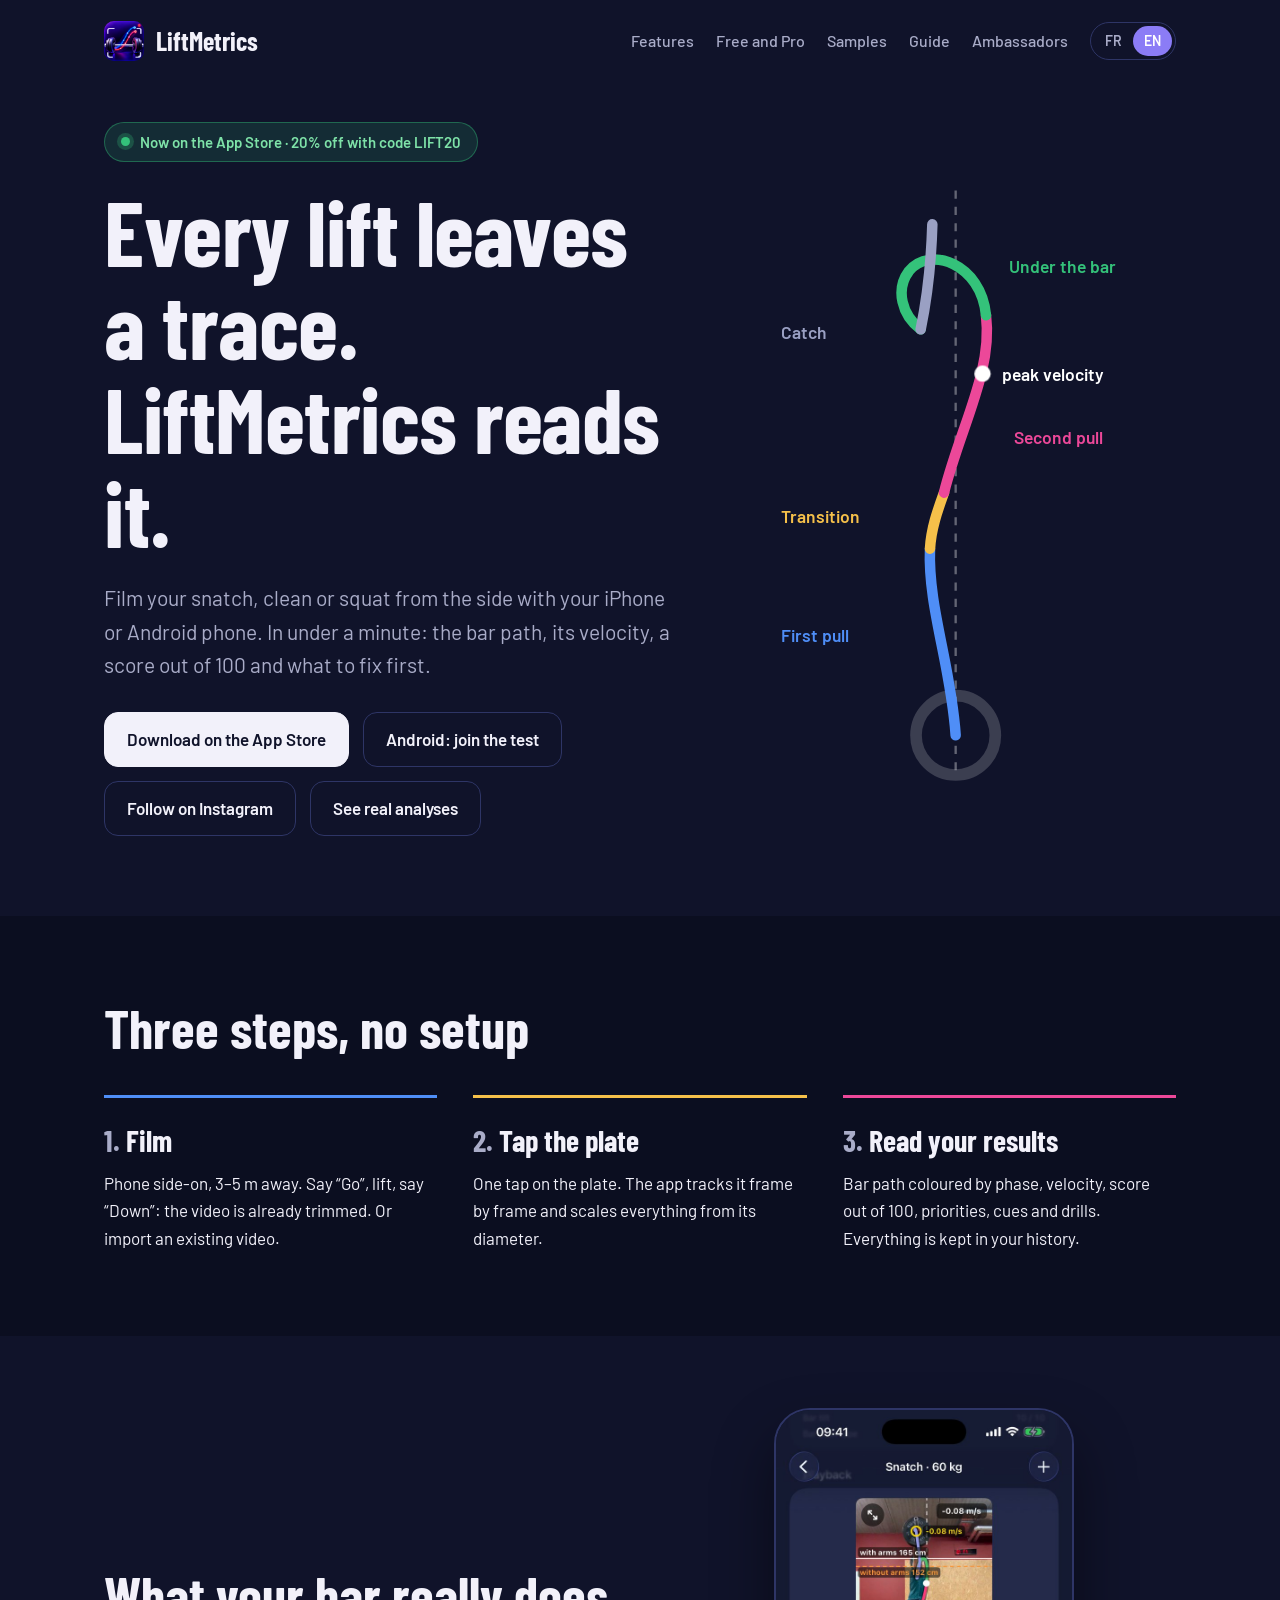
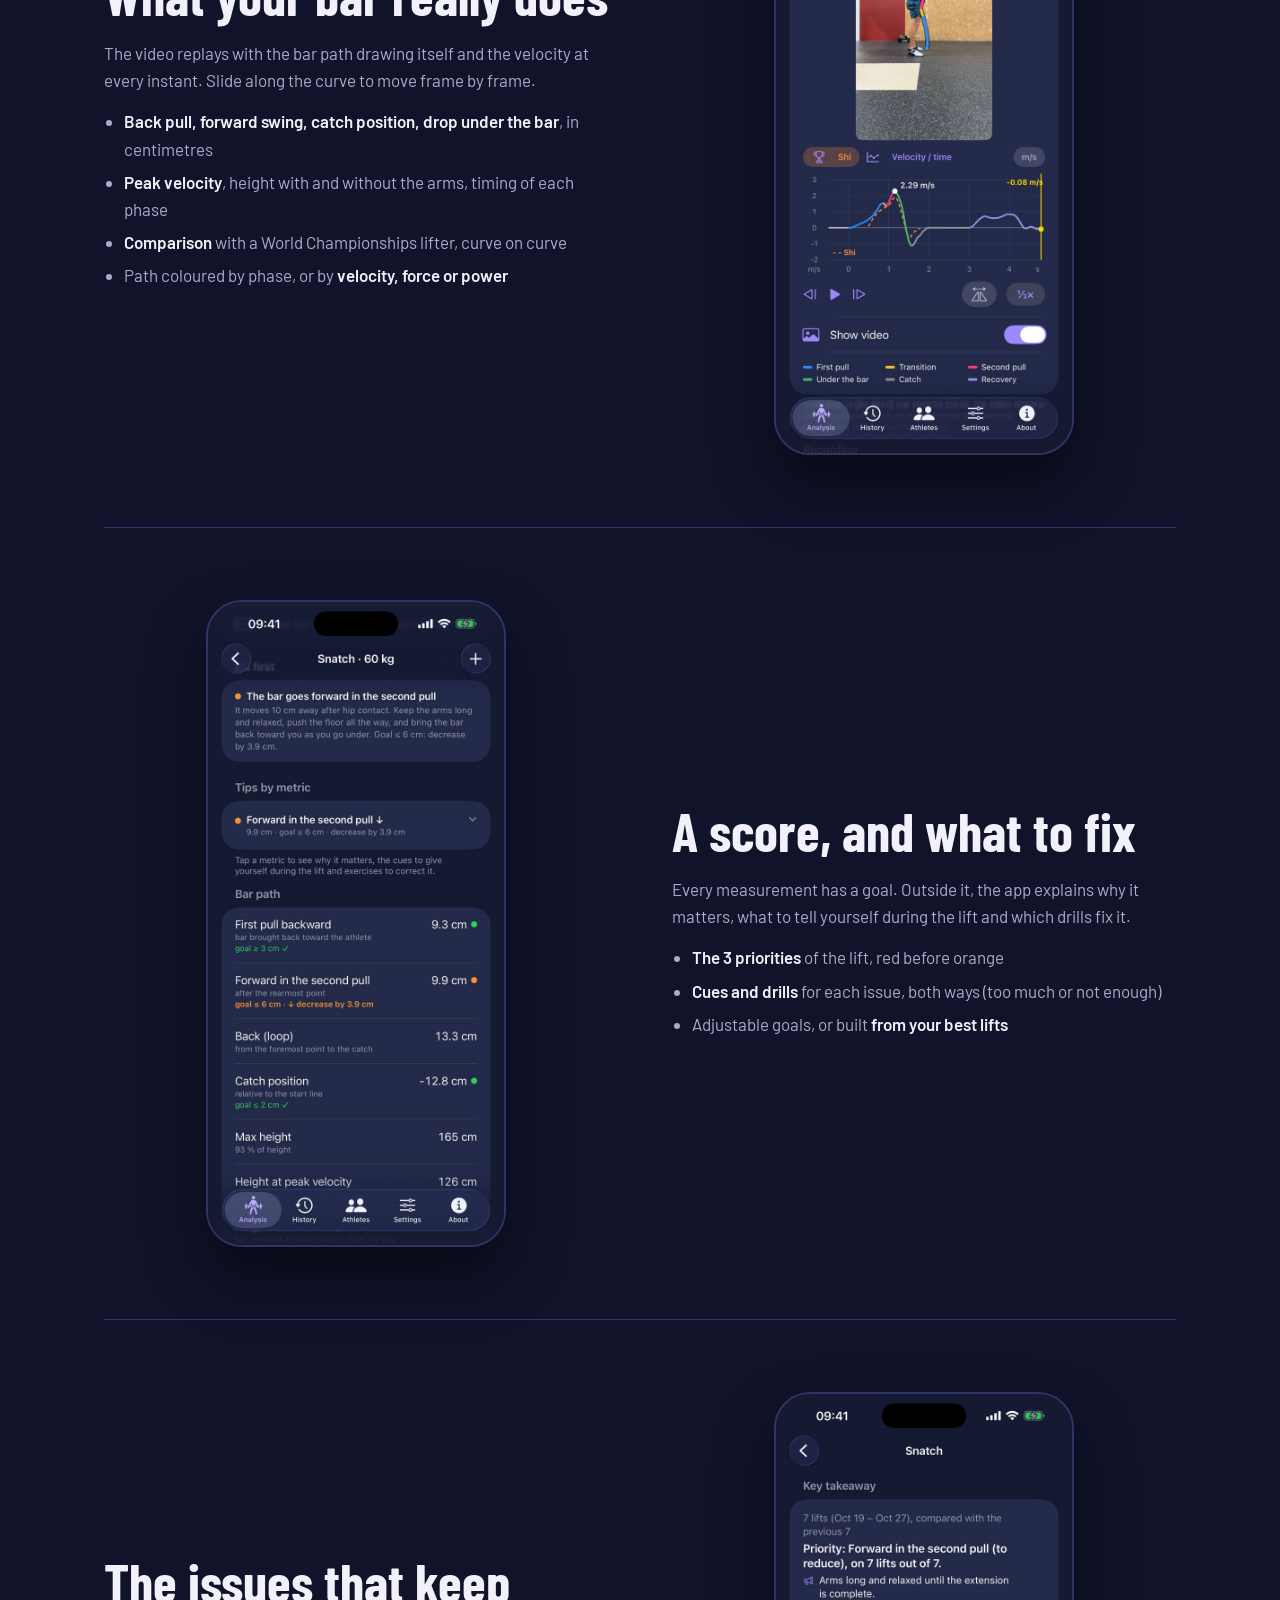
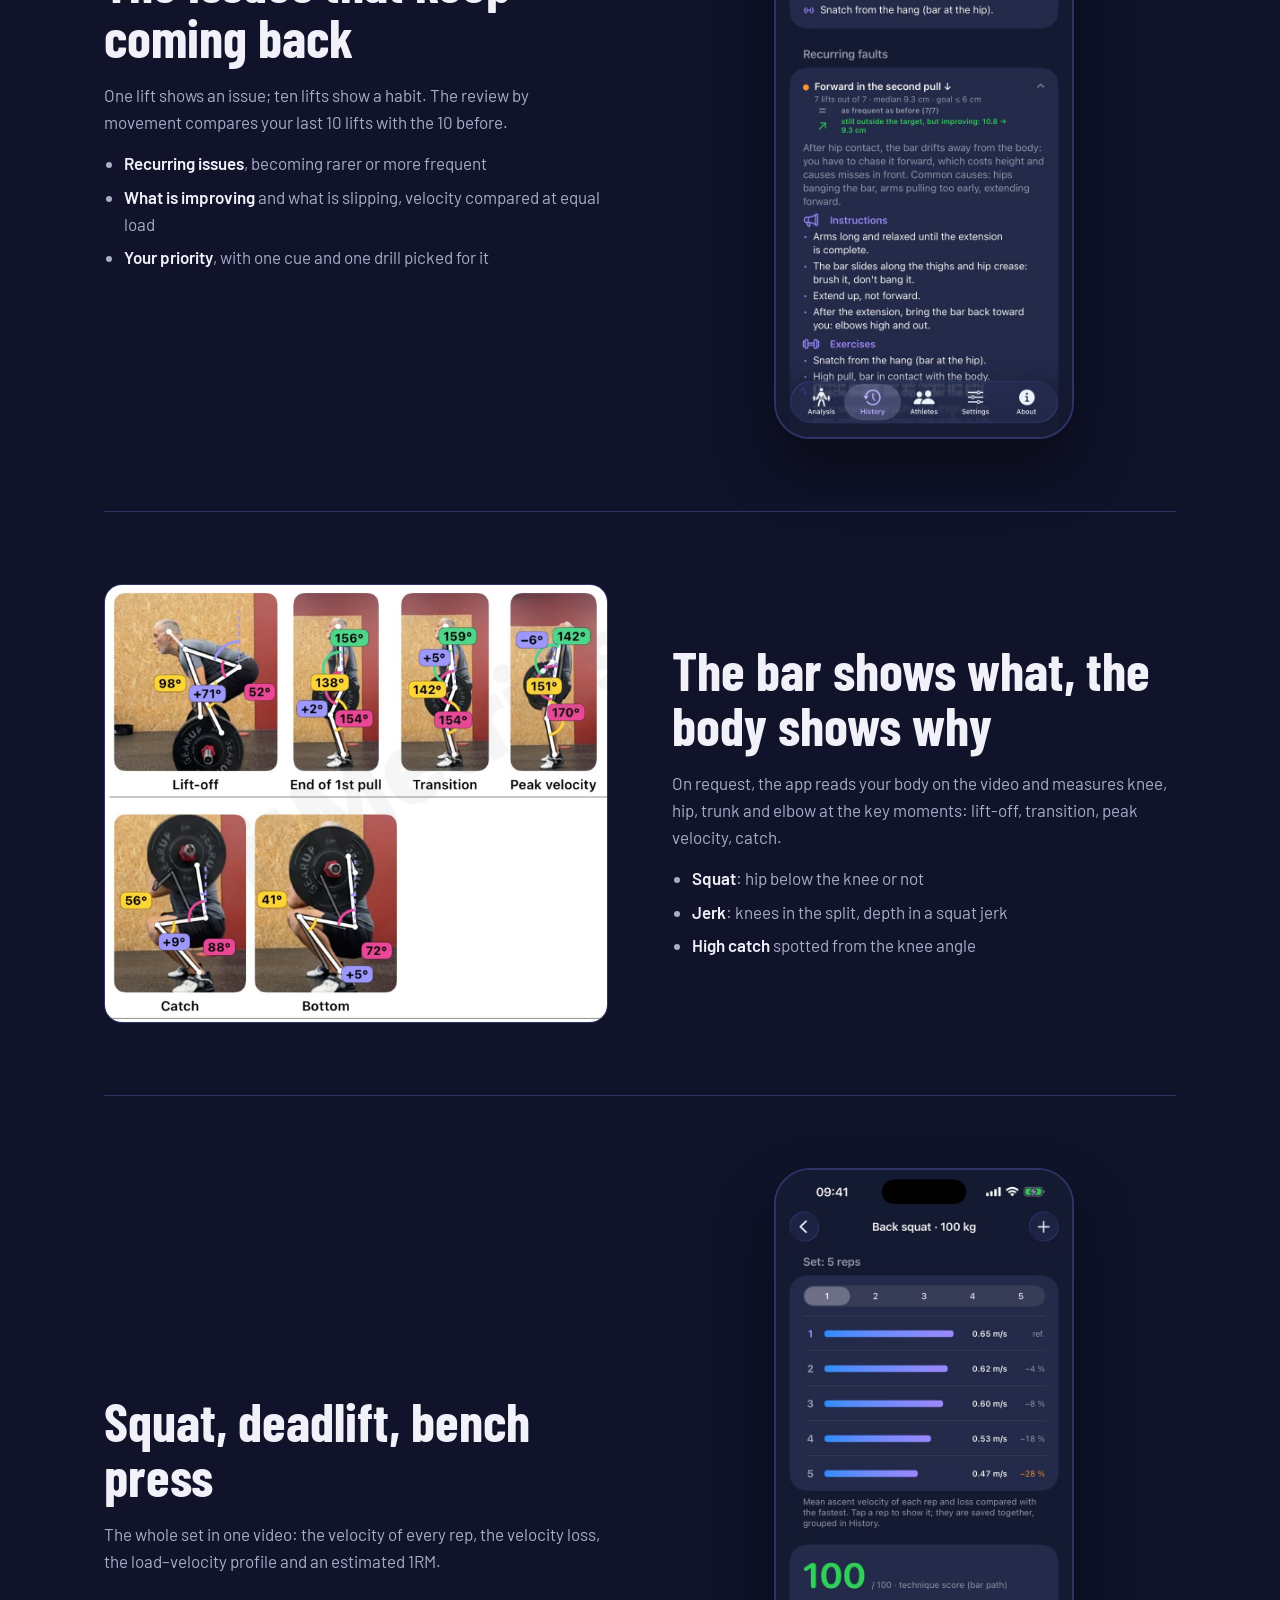
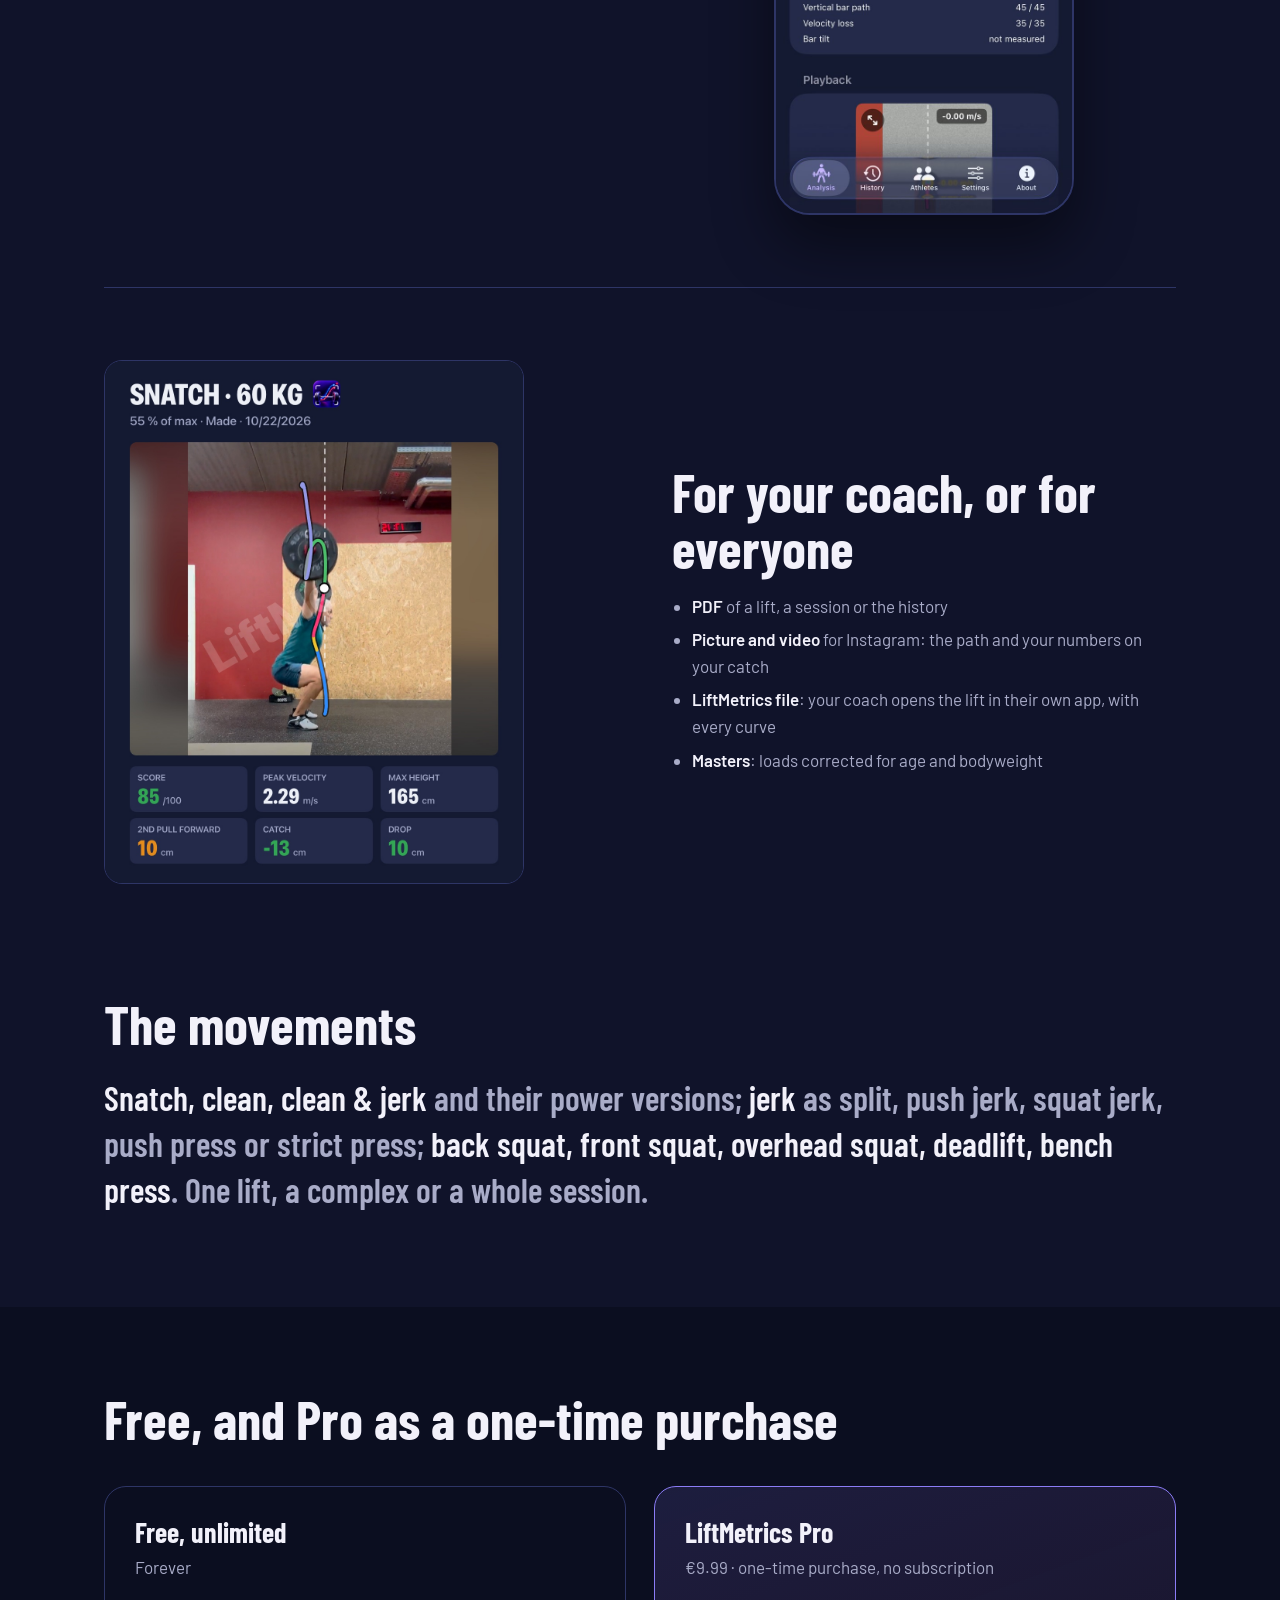
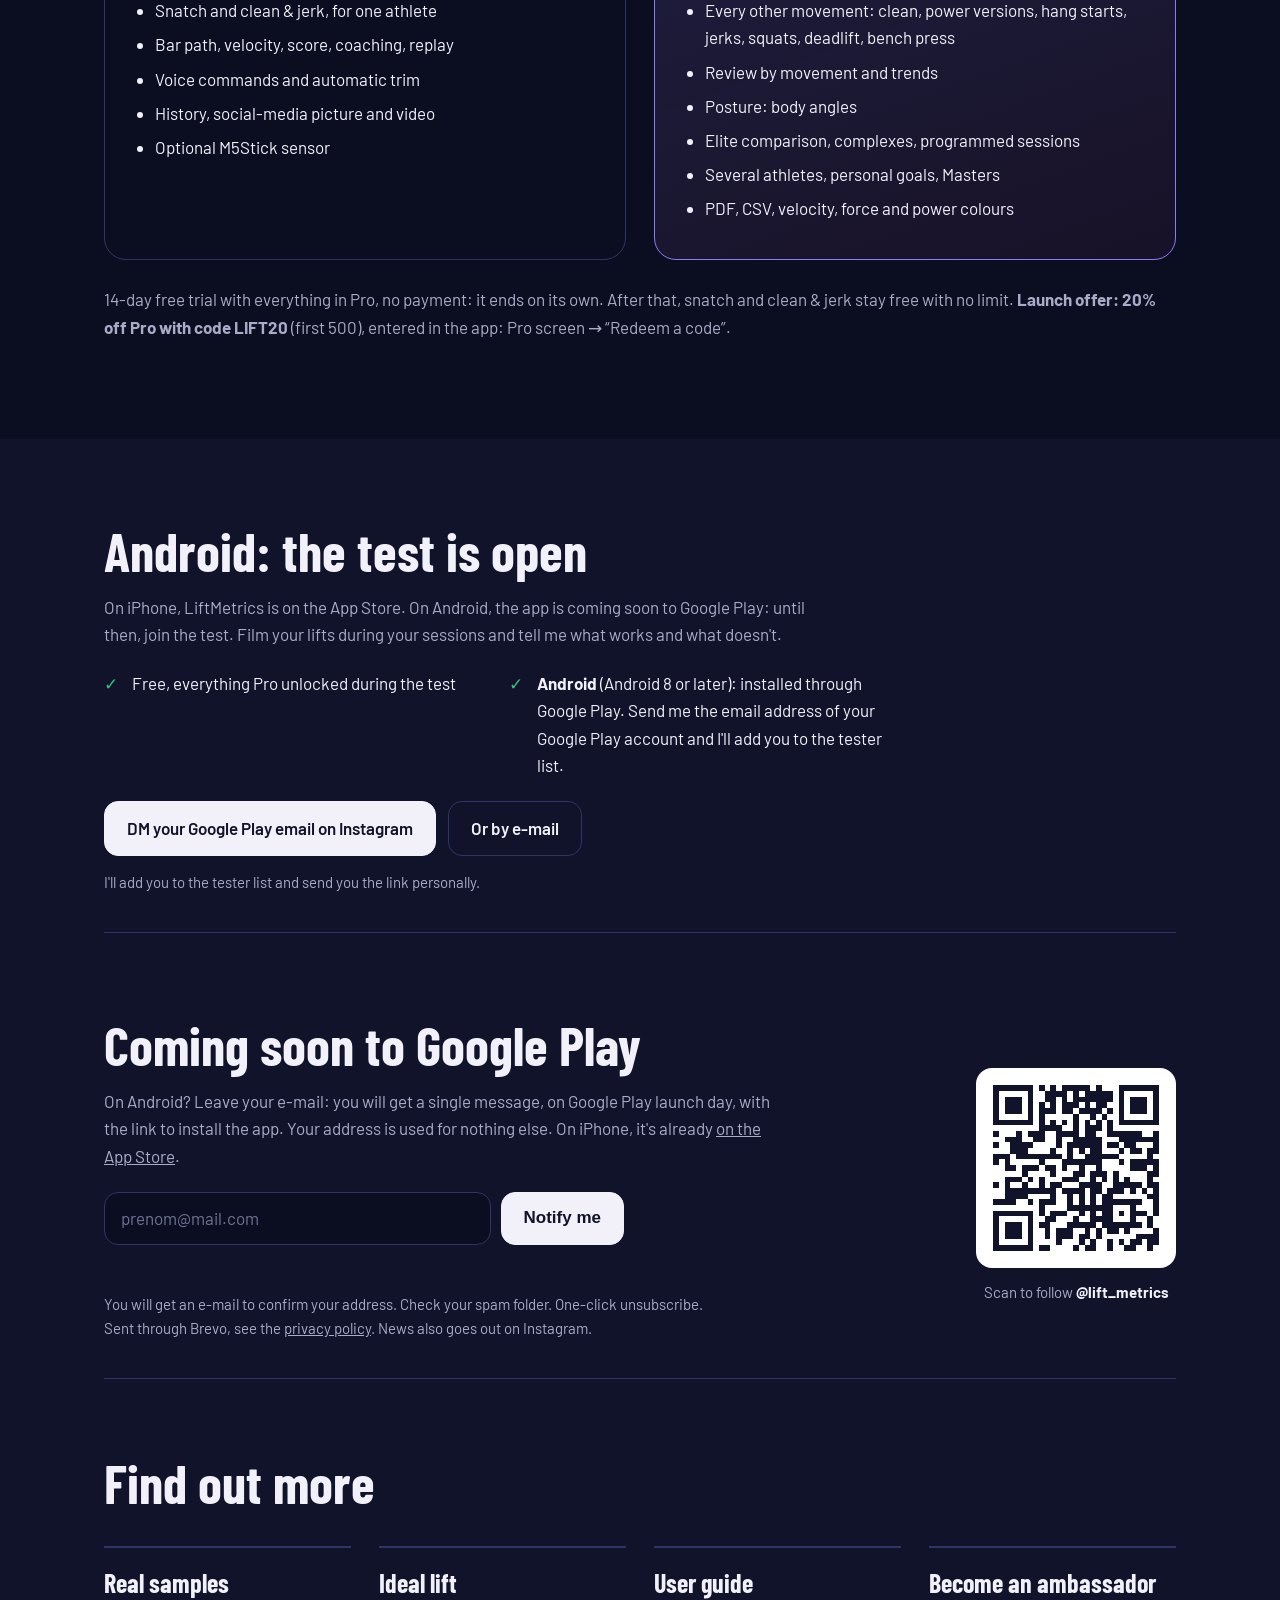
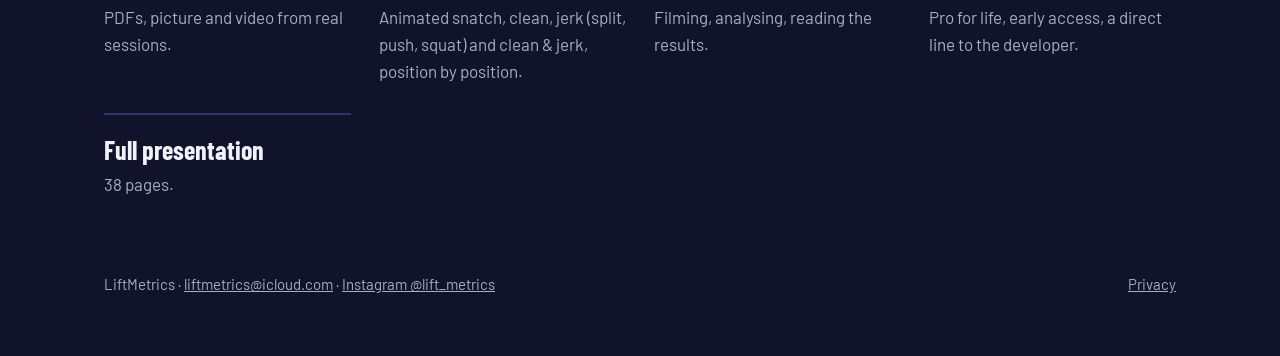
<file: index.html>
<!doctype html>
<html lang="fr" data-l="fr">
<head>
<meta charset="utf-8">
<meta name="viewport" content="width=device-width, initial-scale=1">
<title>LiftMetrics — bar path and velocity for weightlifting</title>
<meta name="description" content="LiftMetrics films your lift from the side with an iPhone or an Android phone and shows the bar path, the velocity, a score out of 100 and coaching to fix it. Snatch, clean, jerk, squats, deadlift, bench press.">
<meta property="og:title" content="LiftMetrics">
<meta property="og:description" content="Bar path, velocity, score and coaching for weightlifting, from an iPhone or Android video.">
<meta property="og:image" content="https://bertrandcadetict.github.io/liftmetrics/img/insta.jpg">
<link rel="icon" href="img/icon.png">
<link rel="apple-touch-icon" href="img/icon.png">
<link rel="preconnect" href="https://fonts.googleapis.com">
<link rel="preconnect" href="https://fonts.gstatic.com" crossorigin>
<link href="https://fonts.googleapis.com/css2?family=Barlow+Condensed:wght@600;700&family=Barlow:wght@400;500;600&display=swap" rel="stylesheet">
<style>
:root{
  --night:#10132a; --deep:#0b0e20; --panel:#1b2045; --line:#2e3566;
  --chalk:#f2f1fa; --mist:#a9acc8;
  --violet:#8b7cf6; --pull1:#4f8ef7; --trans:#f5c04a; --pull2:#ec4899; --under:#34c27a; --catch:#9aa0c3;
}
*{box-sizing:border-box}
html{scroll-behavior:smooth}
body{margin:0;background:var(--night);color:var(--chalk);font:17px/1.6 Barlow,system-ui,sans-serif;-webkit-font-smoothing:antialiased}
html[data-l="fr"] [lang="en"], html[data-l="en"] [lang="fr"]{display:none !important}
a{color:inherit}
img{max-width:100%;display:block}
.wrap{max-width:1120px;margin:0 auto;padding:0 24px}
h1,h2,h3{font-family:"Barlow Condensed",Barlow,sans-serif;font-weight:700;line-height:1.02;margin:0}
h1{font-size:clamp(46px,7.4vw,92px);letter-spacing:-.5px}
h2{font-size:clamp(34px,4.6vw,54px)}
h3{font-size:28px;line-height:1.1}
p{margin:0 0 14px}
.muted{color:var(--mist)}
:focus-visible{outline:3px solid var(--trans);outline-offset:3px;border-radius:6px}

/* barre du haut */
.top{display:flex;align-items:center;justify-content:space-between;padding:20px 0}
.nav{flex-wrap:nowrap}
.logo{display:flex;align-items:center;gap:12px;text-decoration:none;font-family:"Barlow Condensed",Barlow,sans-serif;font-weight:700;font-size:26px}
.logo img{width:40px;height:40px;border-radius:10px}
.nav{display:flex;gap:22px;align-items:center;font-weight:500;font-size:16px}
.nav a{text-decoration:none;color:var(--mist)} .nav a:hover{color:var(--chalk)}
.lang{display:flex;border:1px solid var(--line);border-radius:999px;padding:3px}
.lang button{font:inherit;font-size:14px;font-weight:600;background:none;border:0;color:var(--mist);padding:4px 11px;border-radius:999px;cursor:pointer}
.lang button[aria-pressed="true"]{background:var(--violet);color:#fff}

/* accroche : la trajectoire se dessine phase par phase */
.hero{display:grid;grid-template-columns:1.1fr .9fr;gap:40px;align-items:center;padding:40px 0 80px}
.hero p.sub{font-size:21px;color:var(--mist);max-width:34em;margin:22px 0 30px}
.cta{display:flex;gap:14px;flex-wrap:wrap;align-items:center}
.btn{display:inline-flex;align-items:center;gap:10px;font-weight:600;font-size:17px;text-decoration:none;border-radius:14px;padding:13px 22px;border:1px solid var(--line)}
.btn.main{background:var(--chalk);color:var(--night);border-color:var(--chalk)}
.btn.soon{color:var(--mist);cursor:default}
.stage{position:relative;justify-self:center;width:min(420px,100%)}
.stage svg{width:100%;height:auto;display:block}
.seg{fill:none;stroke-width:9;stroke-linecap:round;stroke-dasharray:1;stroke-dashoffset:1;animation:draw .7s ease-out forwards}
.tag{font:600 15px Barlow,sans-serif;opacity:0;animation:show .4s ease-out forwards}
@keyframes draw{to{stroke-dashoffset:0}}
@keyframes show{to{opacity:1}}
@media (prefers-reduced-motion:reduce){.seg{animation:none;stroke-dashoffset:0}.tag{animation:none;opacity:1}}

/* étapes : vraie séquence, donc numérotée */
.band{background:var(--deep);padding:84px 0}
.steps{display:grid;grid-template-columns:repeat(3,1fr);gap:36px;margin-top:40px;counter-reset:s}
.step{border-top:3px solid var(--line);padding-top:18px}
.step:nth-child(1){border-color:var(--pull1)} .step:nth-child(2){border-color:var(--trans)} .step:nth-child(3){border-color:var(--pull2)}
.step b{display:block;font-family:"Barlow Condensed",Barlow,sans-serif;font-size:30px;margin-bottom:6px}
.step b::before{counter-increment:s;content:counter(s) ". ";color:var(--mist)}

/* fonctions : alternance texte / capture */
.feat{display:grid;grid-template-columns:1fr 1fr;gap:64px;align-items:center;padding:72px 0;border-bottom:1px solid var(--line)}
.feat.flip .shot{order:-1}
.feat h2{margin-bottom:18px}
.feat ul{padding-left:20px;margin:12px 0 0;color:var(--mist)} .feat li{margin:6px 0}
.feat li b{color:var(--chalk);font-weight:600}
.shot{justify-self:center}
.phone{width:min(300px,78vw);border-radius:36px;border:2px solid var(--line);box-shadow:0 30px 60px rgba(0,0,0,.45)}
.wide{border-radius:18px;border:1px solid var(--line)}
.square{width:min(420px,100%);border-radius:18px;border:1px solid var(--line)}

/* mouvements */
.moves{font-family:"Barlow Condensed",Barlow,sans-serif;font-weight:600;font-size:clamp(24px,3vw,34px);line-height:1.35;color:var(--mist);margin-top:24px}
.moves span span{color:var(--chalk)}

/* gratuit / pro */
.plans{display:grid;grid-template-columns:1fr 1fr;gap:28px;margin-top:40px}
.plan{border:1px solid var(--line);border-radius:22px;padding:30px}
.plan.pro{border-color:var(--violet);background:linear-gradient(160deg,rgba(139,124,246,.14),rgba(236,72,153,.06))}
.plan h3{margin-bottom:6px}
.plan .price{color:var(--mist);margin-bottom:16px}
.plan ul{margin:0;padding-left:20px} .plan li{margin:7px 0}
.launch{margin-top:26px;color:var(--mist)}

/* sortie : e-mail et QR code Instagram */
.betabadge{display:inline-flex;align-items:center;gap:10px;background:rgba(52,194,122,.14);color:#7ee2a8;border:1px solid rgba(52,194,122,.4);border-radius:999px;padding:7px 16px;font-weight:600;font-size:15px;margin-bottom:22px;text-decoration:none}
.betabadge i{width:9px;height:9px;border-radius:50%;background:#34c27a;box-shadow:0 0 0 4px rgba(52,194,122,.25)}
.beta{padding:84px 0 24px;border-bottom:1px solid var(--line)}
.beta h2{margin-bottom:16px} .beta p{max-width:42em}
.beta ul{list-style:none;padding:0;margin:22px 0;display:grid;grid-template-columns:1fr 1fr;gap:10px 28px;max-width:46em}
.beta li{padding-left:28px;position:relative} .beta li:before{content:"✓";position:absolute;left:0;color:#34c27a;font-weight:700}
.beta .cta{display:flex;gap:12px;flex-wrap:wrap;margin:8px 0 14px}
@media (max-width:700px){.beta ul{grid-template-columns:1fr}}
.notify{display:grid;grid-template-columns:1fr auto;gap:56px;align-items:center;padding:84px 0 24px;border-bottom:1px solid var(--line)}
.notify h2{margin-bottom:16px} .notify p{max-width:40em}
.notify .cta{margin:22px 0 14px}
.sub{display:flex;gap:10px;margin:22px 0 10px;max-width:520px;flex-wrap:wrap}
.sub input[type=email]{flex:1 1 240px;font:inherit;font-size:17px;color:var(--chalk);background:var(--deep);border:1px solid var(--line);border-radius:14px;padding:12px 16px;min-width:0}
.sub input[type=email]::placeholder{color:#6f7398}
.sub input[type=email]:focus{outline:none;border-color:var(--violet)}
.sub .btn[disabled]{opacity:.6;cursor:wait}
.hp{position:absolute;left:-9999px;width:1px;height:1px;opacity:0}
.sr{position:absolute;width:1px;height:1px;overflow:hidden;clip:rect(0 0 0 0)}
.sub-msg{min-height:1.6em;margin:0 0 10px;font-weight:600}
.sub-msg.ok{color:var(--under)} .sub-msg.err{color:var(--pull2)}
.small{font-size:15px}
.qr{display:flex;flex-direction:column;align-items:center;gap:12px;text-decoration:none;color:var(--mist);font-size:15px}
.qr img{width:200px;height:200px;border-radius:16px;border:6px solid #fff;background:#fff}
.qr b{color:var(--chalk)}

/* pied */
.links{display:grid;grid-template-columns:repeat(4,1fr);gap:28px;margin-top:36px}
.links a{display:block;text-decoration:none;border-top:2px solid var(--line);padding-top:14px}
.links a:hover{border-color:var(--violet)}
.links a b{display:block;font-family:"Barlow Condensed",Barlow,sans-serif;font-size:26px}
footer{padding:44px 0 60px;color:var(--mist);font-size:15px}
footer .wrap{display:flex;justify-content:space-between;gap:20px;flex-wrap:wrap}

@media (max-width:860px){
  .hero,.feat,.plans{grid-template-columns:1fr}
  .feat.flip .shot{order:0}
  .steps,.links{grid-template-columns:1fr}
  .top{flex-wrap:wrap;gap:12px}
  .nav{gap:14px;font-size:15px;overflow-x:auto;width:100%;padding-bottom:4px}
  .nav a{white-space:nowrap}
  .top{position:relative}
  .lang{position:absolute;top:21px;right:0}
  .hero{padding-top:10px}
  .feat{gap:32px;padding:56px 0}
  .stage{width:min(280px,80%)}
  .notify{grid-template-columns:1fr;gap:32px}
}
</style>
</head>
<body>
<div class="wrap">
  <header class="top">
    <a class="logo" href="#"><img src="img/icon.png" alt="">LiftMetrics</a>
    <nav class="nav">
      <a href="#features"><span lang="fr">Fonctions</span><span lang="en">Features</span></a>
      <a href="#pricing"><span lang="fr">Gratuit et Pro</span><span lang="en">Free and Pro</span></a>
      <a href="samples/"><span lang="fr">Exemples</span><span lang="en">Samples</span></a>
      <a href="guide/">Guide</a>
      <a href="ambassador/"><span lang="fr">Ambassadeurs</span><span lang="en">Ambassadors</span></a>
      <span class="lang" role="group" aria-label="Langue / Language"><button data-l="fr" aria-pressed="true">FR</button><button data-l="en" aria-pressed="false">EN</button></span>
    </nav>
  </header>

  <section class="hero">
    <div>
      <a class="betabadge" href="https://apps.apple.com/app/id6832531000"><i></i><span lang="fr">Disponible sur l'App Store · −20 % avec le code LIFT20</span><span lang="en">Now on the App Store · 20% off with code LIFT20</span></a>
      <h1><span lang="fr">Ta barre laisse une trace. LiftMetrics la lit.</span><span lang="en">Every lift leaves a trace. LiftMetrics reads it.</span></h1>
      <p class="sub"><span lang="fr">Filme ton arraché, ton épaulé ou ton squat de profil avec ton iPhone ou ton téléphone Android. En moins d'une minute : la trajectoire de la barre, sa vitesse, une note sur 100 et ce qu'il faut corriger en priorité.</span><span lang="en">Film your snatch, clean or squat from the side with your iPhone or Android phone. In under a minute: the bar path, its velocity, a score out of 100 and what to fix first.</span></p>
      <div class="cta">
        <a class="btn main" href="https://apps.apple.com/app/id6832531000"><span lang="fr">Télécharger sur l'App Store</span><span lang="en">Download on the App Store</span></a>
        <a class="btn" href="#beta"><span lang="fr">Android : rejoindre le test</span><span lang="en">Android: join the test</span></a>
        <a class="btn" href="https://www.instagram.com/lift_metrics"><span lang="fr">Suivre sur Instagram</span><span lang="en">Follow on Instagram</span></a>
        <a class="btn" href="samples/"><span lang="fr">Voir des analyses réelles</span><span lang="en">See real analyses</span></a>
      </div>
    </div>
    <div class="stage" aria-hidden="true">
      <svg viewBox="0 0 360 560">
        <line x1="190" y1="530" x2="190" y2="30" stroke="#ffffff" stroke-opacity=".35" stroke-width="2" stroke-dasharray="7 7"/>
        <circle cx="190" cy="500" r="34" fill="none" stroke="#ffffff" stroke-opacity=".18" stroke-width="10"/>
        <path class="seg" pathLength="1" stroke="#4f8ef7" style="animation-delay:.2s" d="M190 500 C186 440 166 390 168 340"/>
        <path class="seg" pathLength="1" stroke="#f5c04a" style="animation-delay:.9s" d="M168 340 C169 322 175 306 180 292"/>
        <path class="seg" pathLength="1" stroke="#ec4899" style="animation-delay:1.6s" d="M180 292 C194 236 222 188 216 140"/>
        <path class="seg" pathLength="1" stroke="#34c27a" style="animation-delay:2.3s" d="M216 140 C212 96 168 80 150 102 C138 118 144 140 160 152"/>
        <path class="seg" pathLength="1" stroke="#9aa0c3" style="animation-delay:3s" d="M160 152 C165 128 169 96 170 62"/>
        <circle cx="213" cy="190" r="7" fill="#fff" class="tag" style="animation-delay:2.1s"/>
        <text class="tag" x="40" y="420" fill="#4f8ef7" style="animation-delay:.8s"><tspan lang="fr">1er tirage</tspan><tspan lang="en">First pull</tspan></text>
        <text class="tag" x="40" y="318" fill="#f5c04a" style="animation-delay:1.5s">Transition</text>
        <text class="tag" x="240" y="250" fill="#ec4899" style="animation-delay:2.2s"><tspan lang="fr">2e tirage</tspan><tspan lang="en">Second pull</tspan></text>
        <text class="tag" x="230" y="196" fill="#ffffff" style="animation-delay:2.2s"><tspan lang="fr">vitesse max</tspan><tspan lang="en">peak velocity</tspan></text>
        <text class="tag" x="236" y="104" fill="#34c27a" style="animation-delay:2.9s"><tspan lang="fr">Sous la barre</tspan><tspan lang="en">Under the bar</tspan></text>
        <text class="tag" x="40" y="160" fill="#9aa0c3" style="animation-delay:3.5s"><tspan lang="fr">Réception</tspan><tspan lang="en">Catch</tspan></text>
      </svg>
    </div>
  </section>
</div>

<section class="band">
  <div class="wrap">
    <h2><span lang="fr">Trois gestes, pas de réglage</span><span lang="en">Three steps, no setup</span></h2>
    <div class="steps">
      <div class="step"><b><span lang="fr">Filme</span><span lang="en">Film</span></b><span lang="fr">Téléphone de profil, à 3–5 m. Dis « Go », soulève, dis « Down » : la vidéo est déjà découpée. Ou importe une vidéo existante.</span><span lang="en">Phone side-on, 3–5 m away. Say “Go”, lift, say “Down”: the video is already trimmed. Or import an existing video.</span></div>
      <div class="step"><b><span lang="fr">Touche le disque</span><span lang="en">Tap the plate</span></b><span lang="fr">Un toucher sur le disque suffit. L'app le suit image par image et calcule l'échelle à partir de son diamètre.</span><span lang="en">One tap on the plate. The app tracks it frame by frame and scales everything from its diameter.</span></div>
      <div class="step"><b><span lang="fr">Lis tes résultats</span><span lang="en">Read your results</span></b><span lang="fr">Trajectoire colorée par phase, vitesse, note sur 100, priorités, consignes et exercices. Tout est rangé dans l'historique.</span><span lang="en">Bar path coloured by phase, velocity, score out of 100, priorities, cues and drills. Everything is kept in your history.</span></div>
    </div>
  </div>
</section>

<div class="wrap" id="features">
  <section class="feat">
    <div>
      <h2><span lang="fr">Ce que fait vraiment ta barre</span><span lang="en">What your bar really does</span></h2>
      <p class="muted"><span lang="fr">La vidéo se rejoue avec la trajectoire qui se dessine et la vitesse à chaque instant. Glisse le doigt sur la courbe pour avancer image par image.</span><span lang="en">The video replays with the bar path drawing itself and the velocity at every instant. Slide along the curve to move frame by frame.</span></p>
      <ul>
        <li><span lang="fr"><b>Recul au 1er tirage, avancée au 2e tirage, réception, chute sous la barre</b>, en centimètres</span><span lang="en"><b>Back pull, forward swing, catch position, drop under the bar</b>, in centimetres</span></li>
        <li><span lang="fr"><b>Vitesse max</b>, hauteur avec et sans les bras, durée de chaque phase</span><span lang="en"><b>Peak velocity</b>, height with and without the arms, timing of each phase</span></li>
        <li><span lang="fr"><b>Comparaison</b> avec un athlète des Mondiaux, courbe sur courbe</span><span lang="en"><b>Comparison</b> with a World Championships lifter, curve on curve</span></li>
        <li><span lang="fr">Trajectoire colorée par phase, ou selon la <b>vitesse, la force ou la puissance</b></span><span lang="en">Path coloured by phase, or by <b>velocity, force or power</b></span></li>
      </ul>
    </div>
    <div class="shot"><img class="phone" lang="fr" src="img/fr/14_replay.jpg" alt="" loading="lazy"><img class="phone" lang="en" src="img/14_replay.jpg" alt="" loading="lazy"></div>
  </section>

  <section class="feat flip">
    <div>
      <h2><span lang="fr">Une note, et quoi corriger</span><span lang="en">A score, and what to fix</span></h2>
      <p class="muted"><span lang="fr">Chaque mesure a son objectif. En dehors, l'app explique pourquoi c'est un problème, ce qu'il faut te dire pendant la barre et quels exercices font progresser.</span><span lang="en">Every measurement has a goal. Outside it, the app explains why it matters, what to tell yourself during the lift and which drills fix it.</span></p>
      <ul>
        <li><span lang="fr"><b>Les 3 priorités</b> de la barre, rouge avant orange</span><span lang="en"><b>The 3 priorities</b> of the lift, red before orange</span></li>
        <li><span lang="fr"><b>Consignes et exercices</b> pour chaque défaut, dans les deux sens (trop ou pas assez)</span><span lang="en"><b>Cues and drills</b> for each issue, both ways (too much or not enough)</span></li>
        <li><span lang="fr">Objectifs réglables, ou calculés <b>d'après tes meilleures barres</b></span><span lang="en">Adjustable goals, or built <b>from your best lifts</b></span></li>
      </ul>
    </div>
    <div class="shot"><img class="phone" lang="fr" src="img/fr/15_advice.jpg" alt="" loading="lazy"><img class="phone" lang="en" src="img/15_advice.jpg" alt="" loading="lazy"></div>
  </section>

  <section class="feat">
    <div>
      <h2><span lang="fr">Tes défauts qui reviennent</span><span lang="en">The issues that keep coming back</span></h2>
      <p class="muted"><span lang="fr">Une barre montre un défaut ; dix barres montrent une habitude. Le bilan par mouvement compare tes 10 dernières barres aux 10 précédentes.</span><span lang="en">One lift shows an issue; ten lifts show a habit. The review by movement compares your last 10 lifts with the 10 before.</span></p>
      <ul>
        <li><span lang="fr"><b>Défauts récurrents</b>, de plus en plus rares ou de plus en plus fréquents</span><span lang="en"><b>Recurring issues</b>, becoming rarer or more frequent</span></li>
        <li><span lang="fr"><b>Ce qui progresse</b> et ce qui recule, la vitesse comparée à charge égale</span><span lang="en"><b>What is improving</b> and what is slipping, velocity compared at equal load</span></li>
        <li><span lang="fr"><b>Ta priorité</b>, avec une consigne et un exercice choisis pour elle</span><span lang="en"><b>Your priority</b>, with one cue and one drill picked for it</span></li>
      </ul>
    </div>
    <div class="shot"><img class="phone" lang="fr" src="img/fr/41_review_detail.jpg" alt="" loading="lazy"><img class="phone" lang="en" src="img/41_review_detail.jpg" alt="" loading="lazy"></div>
  </section>

  <section class="feat flip">
    <div>
      <h2><span lang="fr">La barre dit quoi, le corps dit pourquoi</span><span lang="en">The bar shows what, the body shows why</span></h2>
      <p class="muted"><span lang="fr">Sur demande, l'app lit ton corps sur la vidéo et mesure genou, hanche, buste et coude aux instants clés : décollage, transition, vitesse max, réception.</span><span lang="en">On request, the app reads your body on the video and measures knee, hip, trunk and elbow at the key moments: lift-off, transition, peak velocity, catch.</span></p>
      <ul>
        <li><span lang="fr"><b>Squat</b> : hanche sous le genou ou pas</span><span lang="en"><b>Squat</b>: hip below the knee or not</span></li>
        <li><span lang="fr"><b>Jeté</b> : genoux en fente, profondeur au squat jerk</span><span lang="en"><b>Jerk</b>: knees in the split, depth in a squat jerk</span></li>
        <li><span lang="fr"><b>Réception haute</b> repérée d'après l'angle du genou</span><span lang="en"><b>High catch</b> spotted from the knee angle</span></li>
      </ul>
    </div>
    <div class="shot"><img class="wide" lang="fr" src="img/fr/posture_clean.jpg" alt="" loading="lazy"><img class="wide" lang="en" src="img/posture_clean.jpg" alt="" loading="lazy"></div>
  </section>

  <section class="feat">
    <div>
      <h2><span lang="fr">Squat, soulevé de terre, développé couché</span><span lang="en">Squat, deadlift, bench press</span></h2>
      <p class="muted"><span lang="fr">Toute la série en une vidéo : la vitesse de chaque répétition, la perte de vitesse, le profil charge–vitesse et un 1RM estimé.</span><span lang="en">The whole set in one video: the velocity of every rep, the velocity loss, the load–velocity profile and an estimated 1RM.</span></p>
    </div>
    <div class="shot"><img class="phone" lang="fr" src="img/fr/30_set.jpg" alt="" loading="lazy"><img class="phone" lang="en" src="img/30_set.jpg" alt="" loading="lazy"></div>
  </section>

  <section class="feat flip" style="border-bottom:0">
    <div>
      <h2><span lang="fr">À montrer à ton coach, ou à tout le monde</span><span lang="en">For your coach, or for everyone</span></h2>
      <ul>
        <li><span lang="fr"><b>PDF</b> d'une barre, d'une séance ou de l'historique</span><span lang="en"><b>PDF</b> of a lift, a session or the history</span></li>
        <li><span lang="fr"><b>Image et vidéo</b> pour Instagram : la trajectoire et tes chiffres sur ta réception</span><span lang="en"><b>Picture and video</b> for Instagram: the path and your numbers on your catch</span></li>
        <li><span lang="fr"><b>Fichier LiftMetrics</b> : ton coach ouvre la barre dans son app, avec toutes les courbes</span><span lang="en"><b>LiftMetrics file</b>: your coach opens the lift in their own app, with every curve</span></li>
        <li><span lang="fr"><b>Masters</b> : charges corrigées de l'âge et du poids de corps</span><span lang="en"><b>Masters</b>: loads corrected for age and bodyweight</span></li>
      </ul>
    </div>
    <div class="shot"><img class="square" lang="fr" src="img/fr/insta.jpg" alt="" loading="lazy"><img class="square" lang="en" src="img/insta.jpg" alt="" loading="lazy"></div>
  </section>

  <section style="padding:40px 0 20px">
    <h2><span lang="fr">Les mouvements</span><span lang="en">The movements</span></h2>
    <p class="moves"><span lang="fr"><span>Arraché, épaulé, épaulé-jeté</span> et leurs versions power ; <span>jeté</span> en fente, push jerk, squat jerk, push press ou strict press ; <span>back squat, front squat, overhead squat, soulevé de terre, développé couché</span>. Une barre, un complexe ou une séance entière.</span><span lang="en"><span>Snatch, clean, clean &amp; jerk</span> and their power versions; <span>jerk</span> as split, push jerk, squat jerk, push press or strict press; <span>back squat, front squat, overhead squat, deadlift, bench press</span>. One lift, a complex or a whole session.</span></p>
  </section>
</div>

<section class="band" id="pricing" style="margin-top:60px">
  <div class="wrap">
    <h2><span lang="fr">Gratuit, et Pro en achat unique</span><span lang="en">Free, and Pro as a one-time purchase</span></h2>
    <div class="plans">
      <div class="plan">
        <h3><span lang="fr">Gratuit, sans limite</span><span lang="en">Free, unlimited</span></h3>
        <p class="price"><span lang="fr">Pour toujours</span><span lang="en">Forever</span></p>
        <ul>
          <li><span lang="fr">Arraché et épaulé-jeté, pour un athlète</span><span lang="en">Snatch and clean &amp; jerk, for one athlete</span></li>
          <li><span lang="fr">Trajectoire, vitesse, note, conseils, relecture</span><span lang="en">Bar path, velocity, score, coaching, replay</span></li>
          <li><span lang="fr">Commandes vocales et découpe automatique</span><span lang="en">Voice commands and automatic trim</span></li>
          <li><span lang="fr">Historique, image et vidéo pour les réseaux</span><span lang="en">History, social-media picture and video</span></li>
          <li><span lang="fr">Capteur M5Stick en option</span><span lang="en">Optional M5Stick sensor</span></li>
        </ul>
      </div>
      <div class="plan pro">
        <h3>LiftMetrics Pro</h3>
        <p class="price"><span lang="fr">9,99 € · achat unique, sans abonnement</span><span lang="en">€9.99 · one-time purchase, no subscription</span></p>
        <ul>
          <li><span lang="fr">Tous les autres mouvements : épaulé, versions power, départs en hang, jetés, squats, soulevé de terre, développé couché</span><span lang="en">Every other movement: clean, power versions, hang starts, jerks, squats, deadlift, bench press</span></li>
          <li><span lang="fr">Bilan par mouvement et tendances</span><span lang="en">Review by movement and trends</span></li>
          <li><span lang="fr">Posture : angles du corps</span><span lang="en">Posture: body angles</span></li>
          <li><span lang="fr">Comparaison avec les élites, complexes, séances programmées</span><span lang="en">Elite comparison, complexes, programmed sessions</span></li>
          <li><span lang="fr">Plusieurs athlètes, objectifs personnels, Masters</span><span lang="en">Several athletes, personal goals, Masters</span></li>
          <li><span lang="fr">PDF, CSV, couleurs vitesse, force et puissance</span><span lang="en">PDF, CSV, velocity, force and power colours</span></li>
        </ul>
      </div>
    </div>
    <p class="launch"><span lang="fr">Essai gratuit de 14 jours avec tout Pro, sans paiement : il s'arrête tout seul. Ensuite, l'arraché et l'épaulé-jeté restent gratuits et sans limite. <b>Lancement : −20 % sur Pro avec le code LIFT20</b> (500 premiers), à saisir dans l'app : écran Pro → « Utiliser un code ».</span><span lang="en">14-day free trial with everything in Pro, no payment: it ends on its own. After that, snatch and clean &amp; jerk stay free with no limit. <b>Launch offer: 20% off Pro with code LIFT20</b> (first 500), entered in the app: Pro screen → “Redeem a code”.</span></p>
  </div>
</section>

<div class="wrap">
  <section class="beta" id="beta">
    <h2><span lang="fr">Android : le test est ouvert</span><span lang="en">Android: the test is open</span></h2>
    <p class="muted"><span lang="fr">Sur iPhone, LiftMetrics est sur l'App Store. Sur Android, l'app arrive bientôt sur Google Play : en attendant, rejoins le test. Tu filmes tes barres pendant tes séances, tu me dis ce qui marche et ce qui coince.</span><span lang="en">On iPhone, LiftMetrics is on the App Store. On Android, the app is coming soon to Google Play: until then, join the test. Film your lifts during your sessions and tell me what works and what doesn't.</span></p>
    <ul>
      <li><span lang="fr">Gratuit, tout Pro débloqué pendant le test</span><span lang="en">Free, everything Pro unlocked during the test</span></li>
      <li><span lang="fr"><b>Android</b> (Android 8 ou plus) : installation par Google Play. Envoie-moi l'adresse e-mail de ton compte Google Play, je t'ajoute à la liste des testeurs.</span><span lang="en"><b>Android</b> (Android 8 or later): installed through Google Play. Send me the email address of your Google Play account and I'll add you to the tester list.</span></li>
    </ul>
    <div class="cta">
      <a class="btn main" href="https://ig.me/m/lift_metrics"><span lang="fr">Envoie ton e-mail Google Play sur Instagram</span><span lang="en">DM your Google Play email on Instagram</span></a>
      <a class="btn" href="mailto:liftmetrics@icloud.com?subject=Test%20Android%20LiftMetrics"><span lang="fr">Ou par e-mail</span><span lang="en">Or by e-mail</span></a>
    </div>
    <p class="muted small"><span lang="fr">Je t'ajoute à la liste des testeurs et je t'envoie le lien personnellement.</span><span lang="en">I'll add you to the tester list and send you the link personally.</span></p>
  </section>

  <section class="notify" id="notify">
    <div>
      <h2><span lang="fr">Bientôt sur Google Play</span><span lang="en">Coming soon to Google Play</span></h2>
      <p class="muted"><span lang="fr">Sur Android ? Laisse ton e-mail : tu recevras un seul message, le jour de la sortie sur Google Play, avec le lien pour installer l'app. Ton adresse ne sert à rien d'autre. Sur iPhone, c'est déjà <a href="https://apps.apple.com/app/id6832531000">sur l'App Store</a>.</span><span lang="en">On Android? Leave your e-mail: you will get a single message, on Google Play launch day, with the link to install the app. Your address is used for nothing else. On iPhone, it's already <a href="https://apps.apple.com/app/id6832531000">on the App Store</a>.</span></p>
      <form class="sub" id="sub" method="post" action="https://ac591684.sibforms.com/serve/[base64]">
        <label for="sub-mail" class="sr"><span lang="fr">Ton adresse e-mail</span><span lang="en">Your e-mail address</span></label>
        <input id="sub-mail" type="email" name="EMAIL" required autocomplete="email" placeholder="prenom@mail.com">
        <input type="text" name="email_address_check" value="" tabindex="-1" autocomplete="off" aria-hidden="true" class="hp">
        <input type="hidden" name="locale" value="fr">
        <button class="btn main" type="submit"><span lang="fr">M'avertir</span><span lang="en">Notify me</span></button>
      </form>
      <p class="sub-msg" id="sub-msg" role="status" aria-live="polite"></p>
      <p class="muted small"><span lang="fr">Tu recevras un e-mail pour confirmer ton adresse. Vérifie tes spams. Désinscription en un clic. Envoi par Brevo, voir la <a href="privacy/">confidentialité</a>. Les nouveautés passent aussi par Instagram.</span><span lang="en">You will get an e-mail to confirm your address. Check your spam folder. One-click unsubscribe. Sent through Brevo, see the <a href="privacy/">privacy policy</a>. News also goes out on Instagram.</span></p>
    </div>
    <a class="qr" href="https://www.instagram.com/lift_metrics">
      <img src="img/qr_instagram.svg" alt="QR code Instagram @lift_metrics" width="200" height="200">
      <span><span lang="fr">Scanne pour suivre</span><span lang="en">Scan to follow</span> <b>@lift_metrics</b></span>
    </a>
  </section>

  <section style="padding:76px 0 30px">
    <h2><span lang="fr">Pour aller plus loin</span><span lang="en">Find out more</span></h2>
    <div class="links">
      <a href="samples/"><b><span lang="fr">Exemples réels</span><span lang="en">Real samples</span></b><span class="muted"><span lang="fr">PDF, image et vidéo tirés de vraies séances.</span><span lang="en">PDFs, picture and video from real sessions.</span></span></a>
      <a href="ideal/"><b><span lang="fr">Mouvement idéal</span><span lang="en">Ideal lift</span></b><span class="muted"><span lang="fr">Arraché, épaulé, jeté (fente, poussé, squat) et épaulé-jeté animés, position par position.</span><span lang="en">Animated snatch, clean, jerk (split, push, squat) and clean &amp; jerk, position by position.</span></span></a>
      <a href="guide/"><b><span lang="fr">Guide d'utilisation</span><span lang="en">User guide</span></b><span class="muted"><span lang="fr">Filmer, analyser, lire les résultats.</span><span lang="en">Filming, analysing, reading the results.</span></span></a>
      <a href="ambassador/"><b><span lang="fr">Devenir ambassadeur</span><span lang="en">Become an ambassador</span></b><span class="muted"><span lang="fr">Pro à vie, accès anticipé, ligne directe avec le développeur.</span><span lang="en">Pro for life, early access, a direct line to the developer.</span></span></a>
      <a href="presentation/LiftMetrics_presentation_EN.pdf"><b><span lang="fr">Présentation complète</span><span lang="en">Full presentation</span></b><span class="muted"><span lang="fr">38 pages, en anglais.</span><span lang="en">38 pages.</span></span></a>
    </div>
  </section>
</div>

<footer>
  <div class="wrap">
    <span>LiftMetrics · <a href="mailto:liftmetrics@icloud.com">liftmetrics@icloud.com</a> · <a href="https://www.instagram.com/lift_metrics">Instagram @lift_metrics</a></span>
    <span><a href="privacy/"><span lang="fr">Confidentialité</span><span lang="en">Privacy</span></a></span>
  </div>
</footer>

<script>
(function () {
  var root = document.documentElement, saved = null;
  try { saved = localStorage.getItem("lm_lang"); } catch (e) {}
  var q = new URLSearchParams(location.search).get("lang");
  var l = q === "fr" || q === "en" ? q : (saved || ((navigator.language || "en").toLowerCase().indexOf("fr") === 0 ? "fr" : "en"));
  function set(v) {
    root.dataset.l = v; root.lang = v;
    document.querySelectorAll(".lang button").forEach(function (b) { b.setAttribute("aria-pressed", b.dataset.l === v ? "true" : "false"); });
    try { localStorage.setItem("lm_lang", v); } catch (e) {}
  }
  document.querySelectorAll(".lang button").forEach(function (b) { b.addEventListener("click", function () { set(b.dataset.l); }); });
  set(l);
})();
</script>
<script>
// Inscription à la liste de sortie (formulaire Brevo, envoi en arrière-plan)
(function () {
  var f = document.getElementById("sub"), m = document.getElementById("sub-msg");
  if (!f) return;
  var T = {
    fr: { ok: "Merci ! Ouvre l'e-mail reçu pour confirmer ton adresse.", bad: "Cette adresse e-mail ne semble pas valide.", err: "L'envoi n'a pas abouti. Réessaie dans un instant." },
    en: { ok: "Thanks! Open the e-mail you received to confirm your address.", bad: "This e-mail address does not look valid.", err: "Sending failed. Please try again in a moment." }
  };
  function lang() { return document.documentElement.dataset.l === "en" ? "en" : "fr"; }
  function say(k, cls) { m.textContent = T[lang()][k]; m.className = "sub-msg " + cls; }
  f.addEventListener("submit", function (e) {
    e.preventDefault();
    var mail = f.EMAIL.value.trim();
    if (!/^[^\s@]+@[^\s@]+\.[^\s@]+$/.test(mail)) { say("bad", "err"); f.EMAIL.focus(); return; }
    f.locale.value = lang();
    var b = f.querySelector("button"); b.disabled = true; m.textContent = "";
    var x = new XMLHttpRequest();
    x.open("POST", f.action + "?isAjax=1");
    x.onload = function () {
      b.disabled = false;
      var r = {}; try { r = JSON.parse(x.responseText); } catch (err) {}
      if (x.status === 200 && r.success) { say("ok", "ok"); f.reset(); } else { say("err", "err"); }
    };
    x.onerror = function () { b.disabled = false; say("err", "err"); };
    x.send(new FormData(f));
  });
})();
</script>
</body>
</html>
</file>
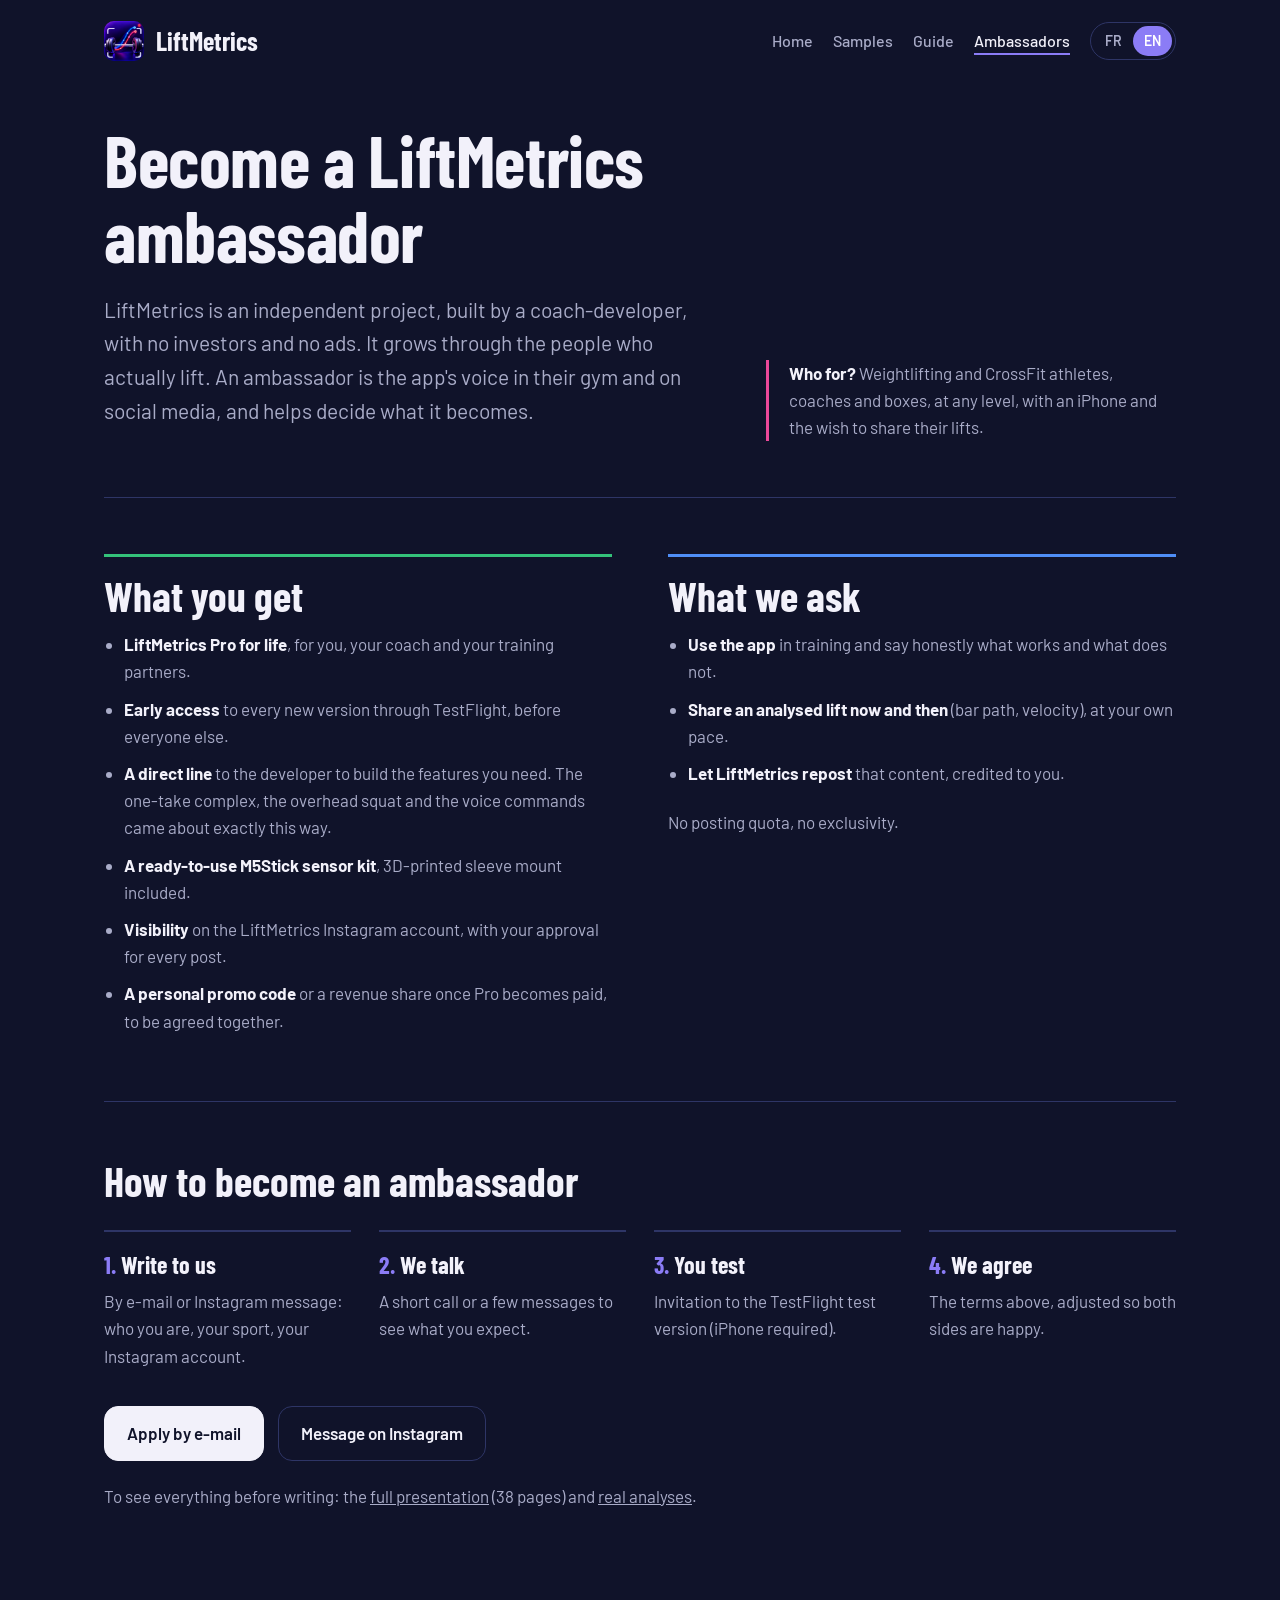
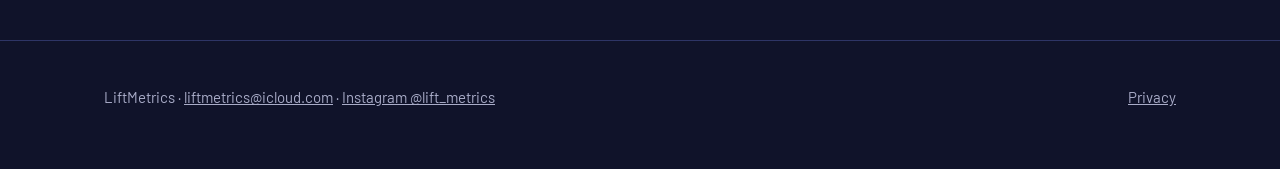
<file: ambassador/index.html>
<!doctype html>
<html lang="fr" data-l="fr">
<head>
<meta charset="utf-8">
<meta name="viewport" content="width=device-width, initial-scale=1">
<title>LiftMetrics — Ambassadors</title>
<meta name="description" content="Become a LiftMetrics ambassador: Pro for life, early access, a direct line to the developer.">
<link rel="icon" href="../img/icon.png">
<link rel="preconnect" href="https://fonts.googleapis.com">
<link rel="preconnect" href="https://fonts.gstatic.com" crossorigin>
<link href="https://fonts.googleapis.com/css2?family=Barlow+Condensed:wght@600;700&family=Barlow:wght@400;500;600&display=swap" rel="stylesheet">
<link rel="stylesheet" href="../assets/site.css">
<style>
.intro{display:grid;grid-template-columns:1.2fr .8fr;gap:48px;align-items:end;padding:40px 0 56px;border-bottom:1px solid var(--line)}
.intro p.lead{font-size:21px;color:var(--mist);margin-top:20px;max-width:34em}
.intro aside{border-left:3px solid var(--pull2);padding-left:20px;color:var(--mist)}
.intro aside b{color:var(--chalk)}
.cols{display:grid;grid-template-columns:1fr 1fr;gap:56px;padding:56px 0;border-bottom:1px solid var(--line)}
.cols ul{margin:0;padding-left:20px} .cols li{margin:10px 0;color:var(--mist)} .cols li b{color:var(--chalk)}
.give{border-top:3px solid var(--under);padding-top:16px}
.ask{border-top:3px solid var(--pull1);padding-top:16px}
.steps{padding:56px 0}
.steps ol{list-style:none;padding:0;margin:28px 0 0;display:grid;grid-template-columns:repeat(4,1fr);gap:28px;counter-reset:s}
.steps li{border-top:2px solid var(--line);padding-top:14px;color:var(--mist)}
.steps li b{display:block;color:var(--chalk);font-family:"Barlow Condensed",Barlow,sans-serif;font-size:24px;margin-bottom:4px}
.steps li b::before{counter-increment:s;content:counter(s) ". ";color:var(--violet)}
.apply{display:flex;gap:14px;flex-wrap:wrap;margin-top:36px}
.more{color:var(--mist);margin-top:22px}
@media (max-width:860px){.intro,.cols{grid-template-columns:1fr}.steps ol{grid-template-columns:1fr 1fr}}
@media (max-width:520px){.steps ol{grid-template-columns:1fr}}
</style>
</head>
<body>
<div class="wrap">
  <header class="top">
    <a class="logo" href="../"><img src="../img/icon.png" alt="">LiftMetrics</a>
    <nav class="nav">
      <a href="../"><span lang="fr">Accueil</span><span lang="en">Home</span></a>
      <a href="../samples/"><span lang="fr">Exemples</span><span lang="en">Samples</span></a>
      <a href="../guide/">Guide</a>
      <a href="../ambassador/" aria-current="page"><span lang="fr">Ambassadeurs</span><span lang="en">Ambassadors</span></a>
      <span class="lang" role="group" aria-label="Langue / Language"><button data-l="fr" aria-pressed="true">FR</button><button data-l="en" aria-pressed="false">EN</button></span>
    </nav>
  </header>

  <section class="intro">
    <div>
      <h1><span lang="fr">Deviens ambassadeur LiftMetrics</span><span lang="en">Become a LiftMetrics ambassador</span></h1>
      <p class="lead"><span lang="fr">LiftMetrics est un projet indépendant, construit par un coach-développeur, sans investisseurs ni publicité. Il grandit grâce à ceux qui soulèvent vraiment. Un ambassadeur porte la voix de l'app dans sa salle et sur les réseaux, et décide avec nous de ce qu'elle doit devenir.</span><span lang="en">LiftMetrics is an independent project, built by a coach-developer, with no investors and no ads. It grows through the people who actually lift. An ambassador is the app's voice in their gym and on social media, and helps decide what it becomes.</span></p>
    </div>
    <aside><span lang="fr"><b>Pour qui ?</b> Athlètes d'haltérophilie ou de CrossFit, coachs et box, quel que soit le niveau, avec un iPhone et l'envie de partager leurs barres.</span><span lang="en"><b>Who for?</b> Weightlifting and CrossFit athletes, coaches and boxes, at any level, with an iPhone and the wish to share their lifts.</span></aside>
  </section>

  <section class="cols">
    <div class="give">
      <h2><span lang="fr">Ce que tu reçois</span><span lang="en">What you get</span></h2>
      <ul>
        <li><span lang="fr"><b>LiftMetrics Pro à vie</b>, pour toi, ton coach et tes partenaires d'entraînement.</span><span lang="en"><b>LiftMetrics Pro for life</b>, for you, your coach and your training partners.</span></li>
        <li><span lang="fr"><b>Accès anticipé</b> à chaque nouvelle version par TestFlight, avant tout le monde.</span><span lang="en"><b>Early access</b> to every new version through TestFlight, before everyone else.</span></li>
        <li><span lang="fr"><b>Une ligne directe</b> avec le développeur pour construire les fonctions dont tu as besoin. Le complexe en une vidéo, l'overhead squat et les commandes vocales sont nés comme ça.</span><span lang="en"><b>A direct line</b> to the developer to build the features you need. The one-take complex, the overhead squat and the voice commands came about exactly this way.</span></li>
        <li><span lang="fr"><b>Un kit capteur</b> M5Stick prêt à l'emploi, fixation imprimée en 3D comprise.</span><span lang="en"><b>A ready-to-use M5Stick sensor kit</b>, 3D-printed sleeve mount included.</span></li>
        <li><span lang="fr"><b>De la visibilité</b> sur le compte Instagram de LiftMetrics, avec ton accord pour chaque publication.</span><span lang="en"><b>Visibility</b> on the LiftMetrics Instagram account, with your approval for every post.</span></li>
        <li><span lang="fr"><b>Un code promo personnel</b> ou un partage des revenus quand Pro deviendra payant, à définir ensemble.</span><span lang="en"><b>A personal promo code</b> or a revenue share once Pro becomes paid, to be agreed together.</span></li>
      </ul>
    </div>
    <div class="ask">
      <h2><span lang="fr">Ce qu'on te demande</span><span lang="en">What we ask</span></h2>
      <ul>
        <li><span lang="fr"><b>Utiliser l'app</b> à l'entraînement et dire franchement ce qui marche et ce qui ne marche pas.</span><span lang="en"><b>Use the app</b> in training and say honestly what works and what does not.</span></li>
        <li><span lang="fr"><b>Partager de temps en temps</b> une barre analysée (trajectoire, vitesse), à ton rythme.</span><span lang="en"><b>Share an analysed lift now and then</b> (bar path, velocity), at your own pace.</span></li>
        <li><span lang="fr"><b>Laisser LiftMetrics republier</b> ces contenus, en te citant.</span><span lang="en"><b>Let LiftMetrics repost</b> that content, credited to you.</span></li>
      </ul>
      <p class="more"><span lang="fr">Pas de quota de publications, pas d'exclusivité.</span><span lang="en">No posting quota, no exclusivity.</span></p>
    </div>
  </section>

  <section class="steps">
    <h2><span lang="fr">Comment devenir ambassadeur</span><span lang="en">How to become an ambassador</span></h2>
    <ol>
      <li><b><span lang="fr">Écris-nous</span><span lang="en">Write to us</span></b><span lang="fr">Par e-mail ou en message Instagram : qui tu es, ton sport, ton compte Instagram.</span><span lang="en">By e-mail or Instagram message: who you are, your sport, your Instagram account.</span></li>
      <li><b><span lang="fr">On en parle</span><span lang="en">We talk</span></b><span lang="fr">Un court appel ou quelques messages pour voir ce que tu attends.</span><span lang="en">A short call or a few messages to see what you expect.</span></li>
      <li><b><span lang="fr">Tu testes</span><span lang="en">You test</span></b><span lang="fr">Invitation à la version de test TestFlight (iPhone nécessaire).</span><span lang="en">Invitation to the TestFlight test version (iPhone required).</span></li>
      <li><b><span lang="fr">On s'accorde</span><span lang="en">We agree</span></b><span lang="fr">Les conditions ci-dessus, ajustées pour que chacun s'y retrouve.</span><span lang="en">The terms above, adjusted so both sides are happy.</span></li>
    </ol>
    <div class="apply">
      <a class="btn main" lang="fr" href="mailto:liftmetrics@icloud.com?subject=Candidature%20ambassadeur%20LiftMetrics&amp;body=Bonjour%2C%0A%0AJe%20souhaite%20devenir%20ambassadeur/ambassadrice%20LiftMetrics.%0A%0ANom%20%3A%0AInstagram%20%3A%0ASport%20%28halt%C3%A9rophilie%2C%20CrossFit%E2%80%A6%29%20et%20niveau%20%3A%0ACoach%20ou%20athl%C3%A8te%20%3A%0AiPhone%20%28mod%C3%A8le%29%20%3A%0APourquoi%20LiftMetrics%20%3A%0A%0A">Envoyer ma candidature par e-mail</a>
      <a class="btn main" lang="en" href="mailto:liftmetrics@icloud.com?subject=LiftMetrics%20ambassador%20application&amp;body=Hello%2C%0A%0AI%20would%20like%20to%20become%20a%20LiftMetrics%20ambassador.%0A%0AName%3A%0AInstagram%3A%0ASport%20%28weightlifting%2C%20CrossFit%E2%80%A6%29%20and%20level%3A%0ACoach%20or%20athlete%3A%0AiPhone%20%28model%29%3A%0AWhy%20LiftMetrics%3A%0A%0A">Apply by e-mail</a>
      <a class="btn" href="https://ig.me/m/lift_metrics"><span lang="fr">Écrire sur Instagram</span><span lang="en">Message on Instagram</span></a>
    </div>
    <p class="more"><span lang="fr">Pour tout voir avant d'écrire : la <a href="../presentation/LiftMetrics_presentation_EN.pdf">présentation complète</a> (38 pages, en anglais) et des <a href="../samples/">analyses réelles</a>.</span><span lang="en">To see everything before writing: the <a href="../presentation/LiftMetrics_presentation_EN.pdf">full presentation</a> (38 pages) and <a href="../samples/">real analyses</a>.</span></p>
  </section>
</div>

<footer>
  <div class="wrap">
    <span>LiftMetrics · <a href="mailto:liftmetrics@icloud.com">liftmetrics@icloud.com</a> · <a href="https://www.instagram.com/lift_metrics">Instagram @lift_metrics</a></span>
    <span><a href="../privacy/"><span lang="fr">Confidentialité</span><span lang="en">Privacy</span></a></span>
  </div>
</footer>
<script src="../assets/site.js"></script>
</body>
</html>
</file>
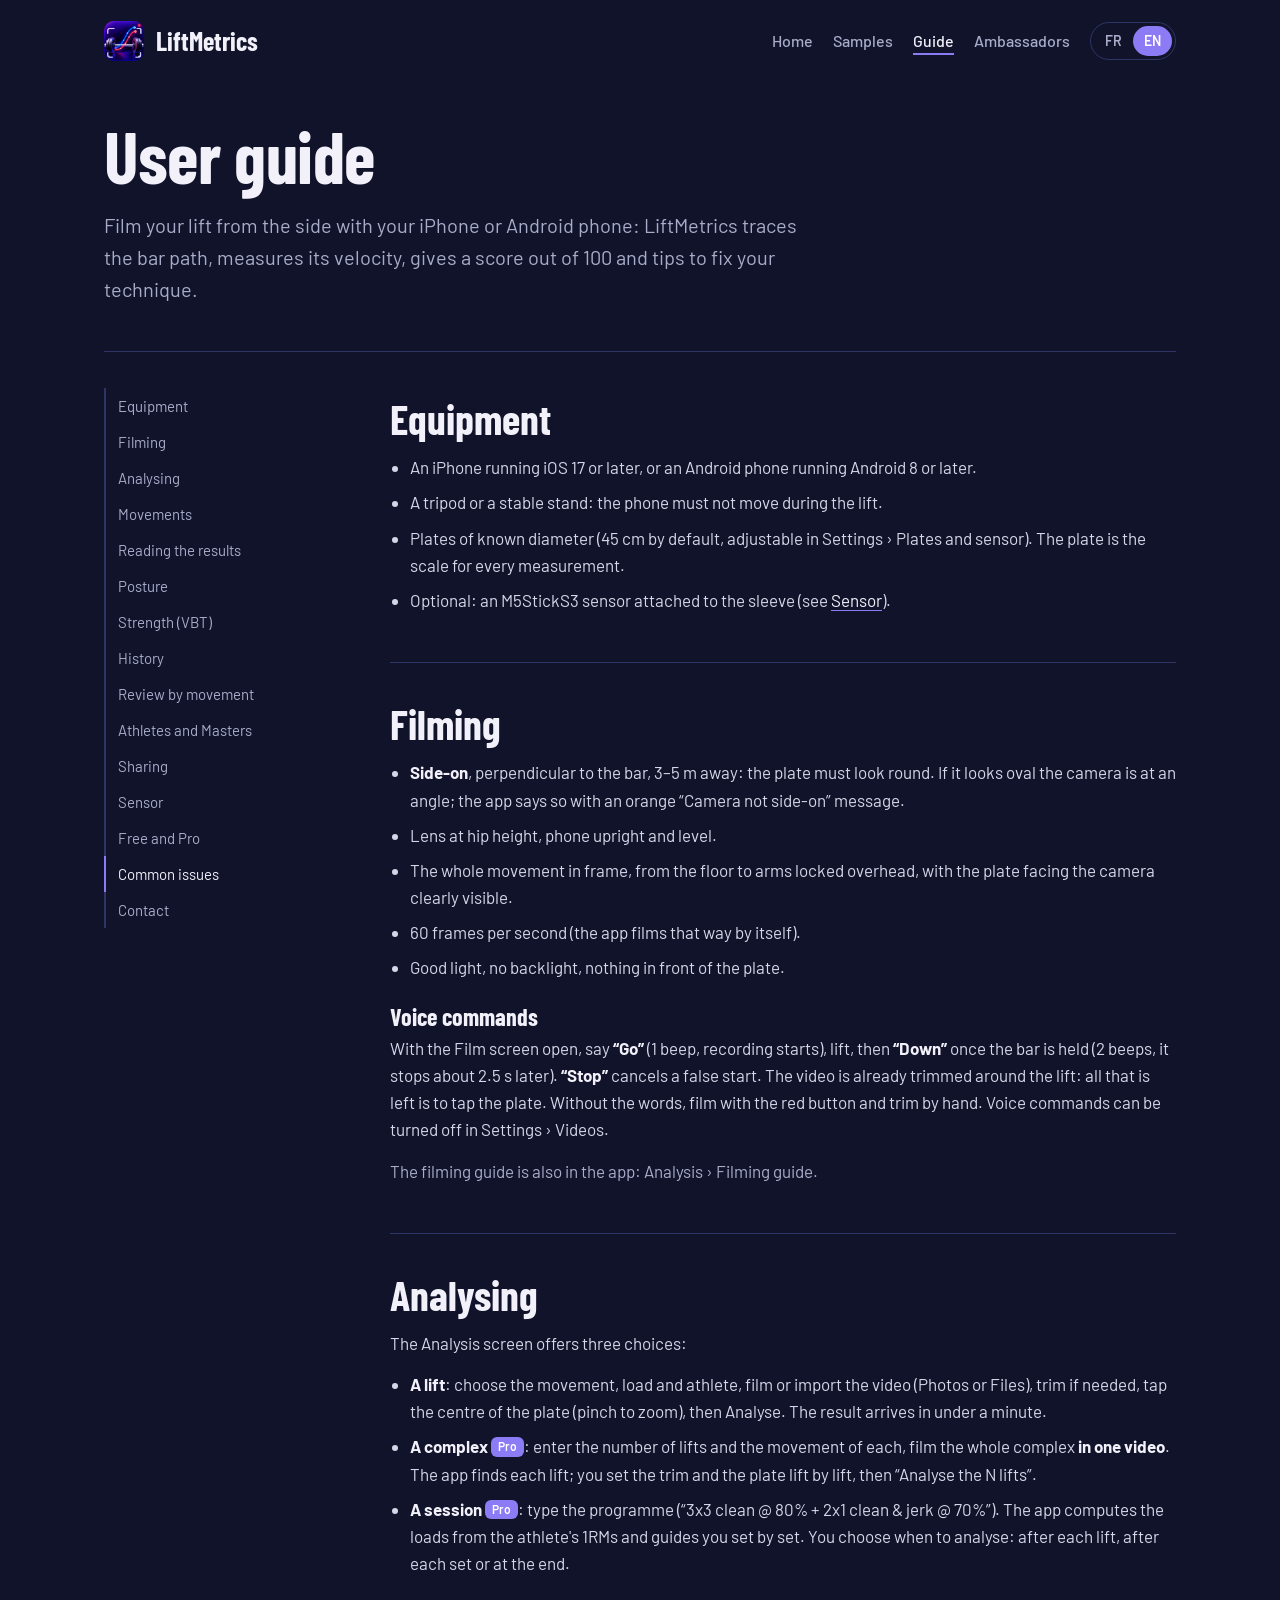
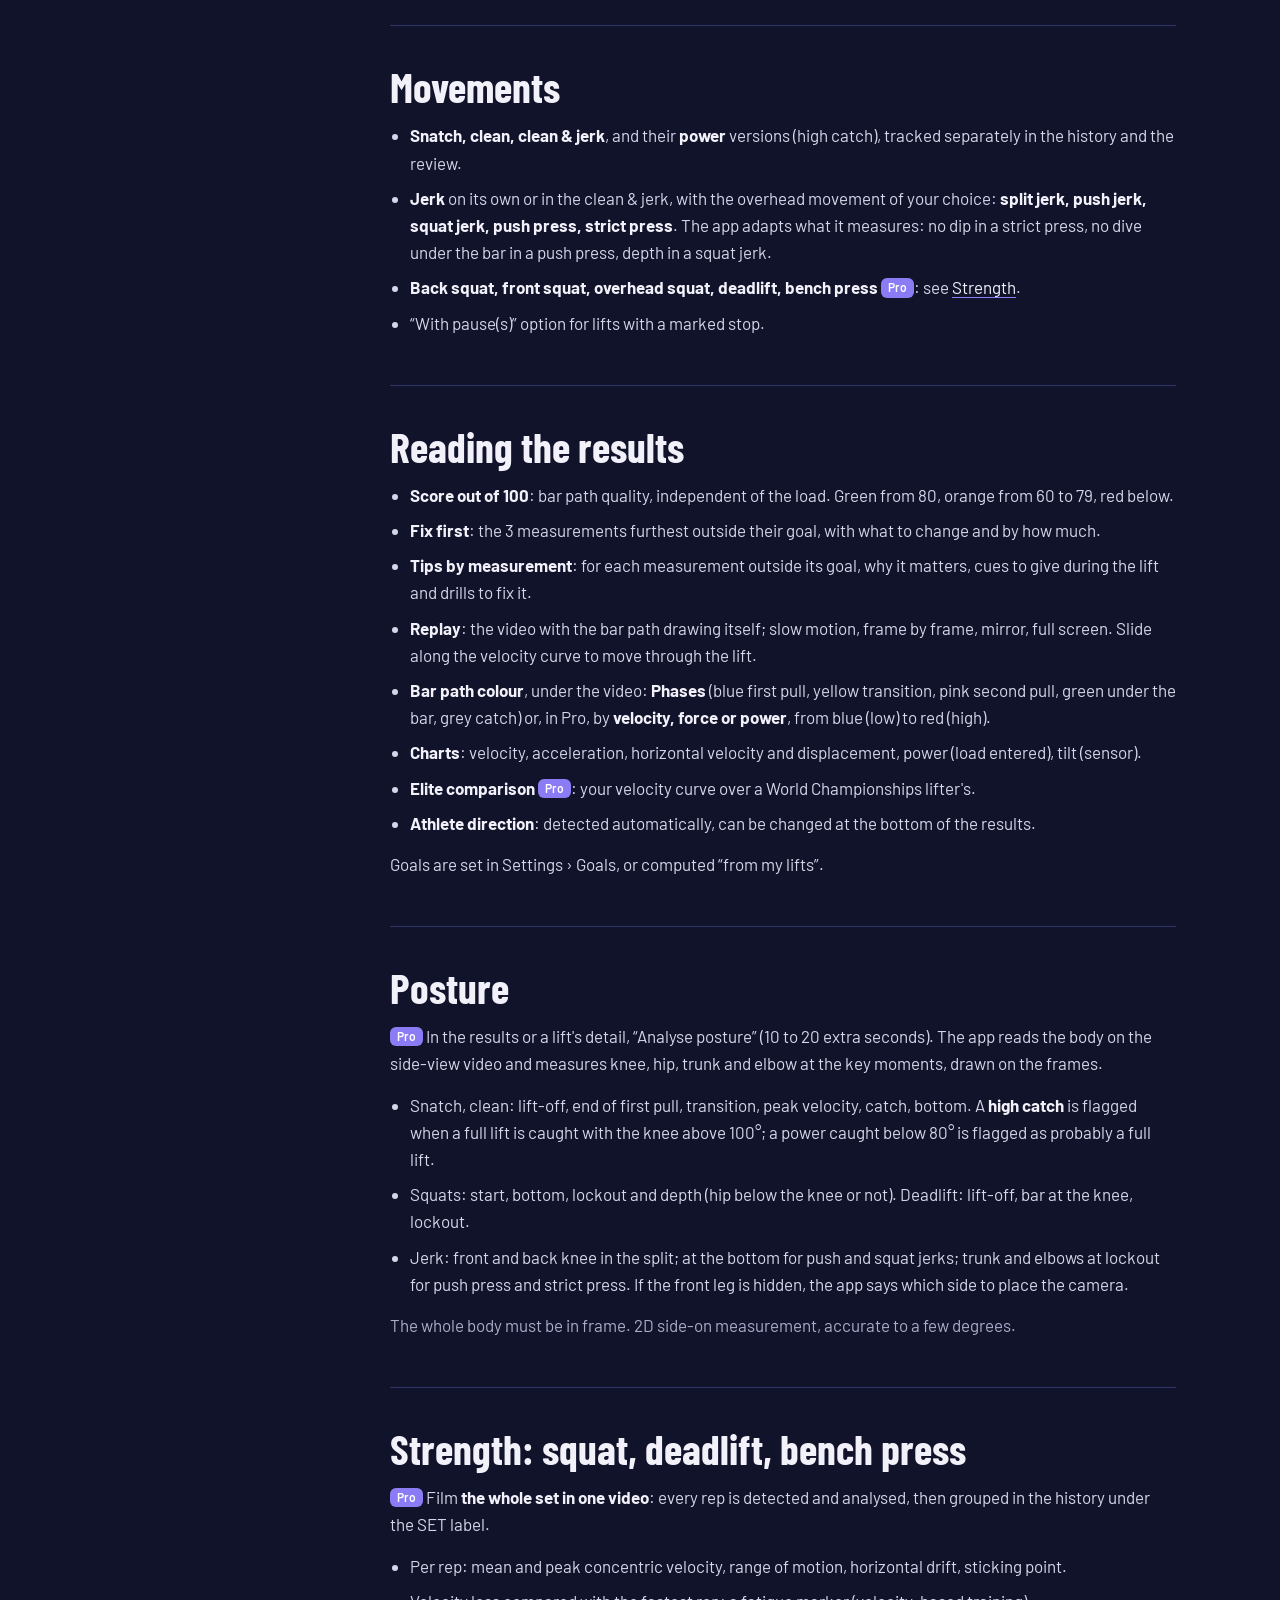
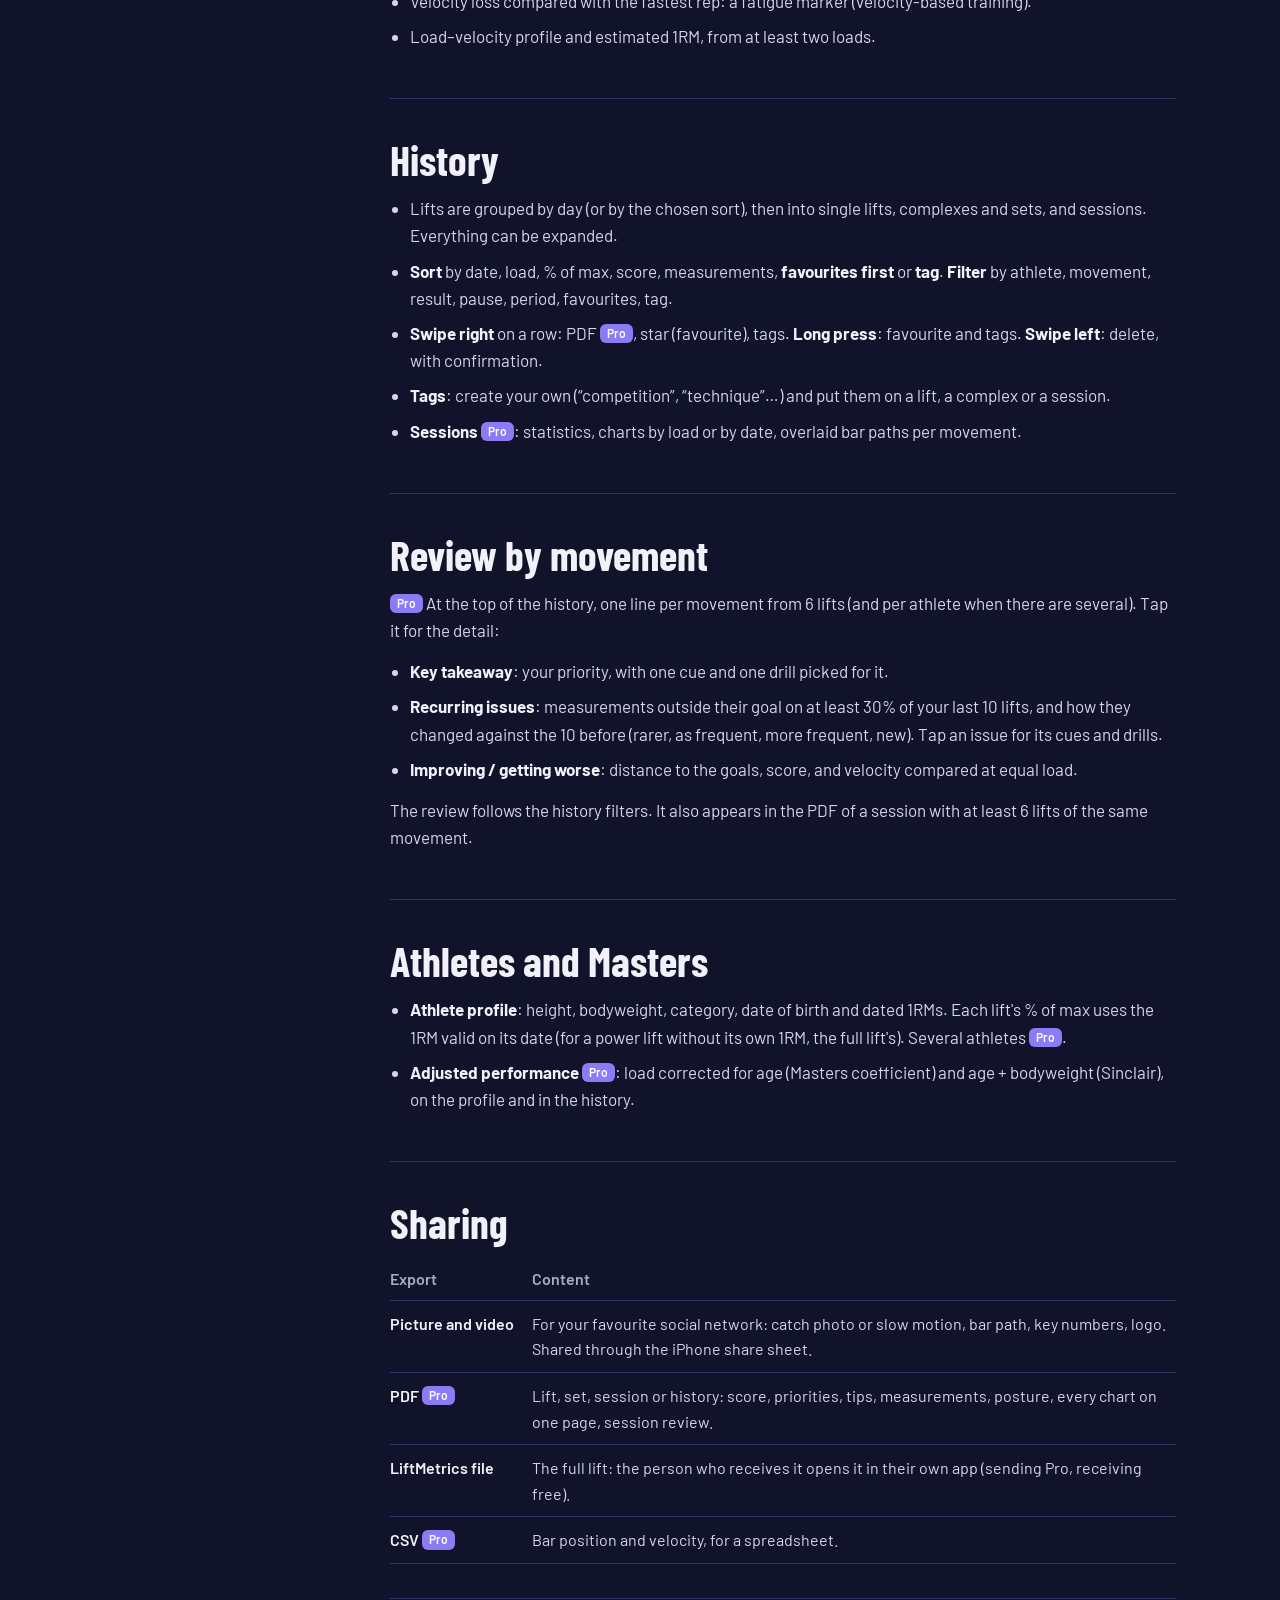
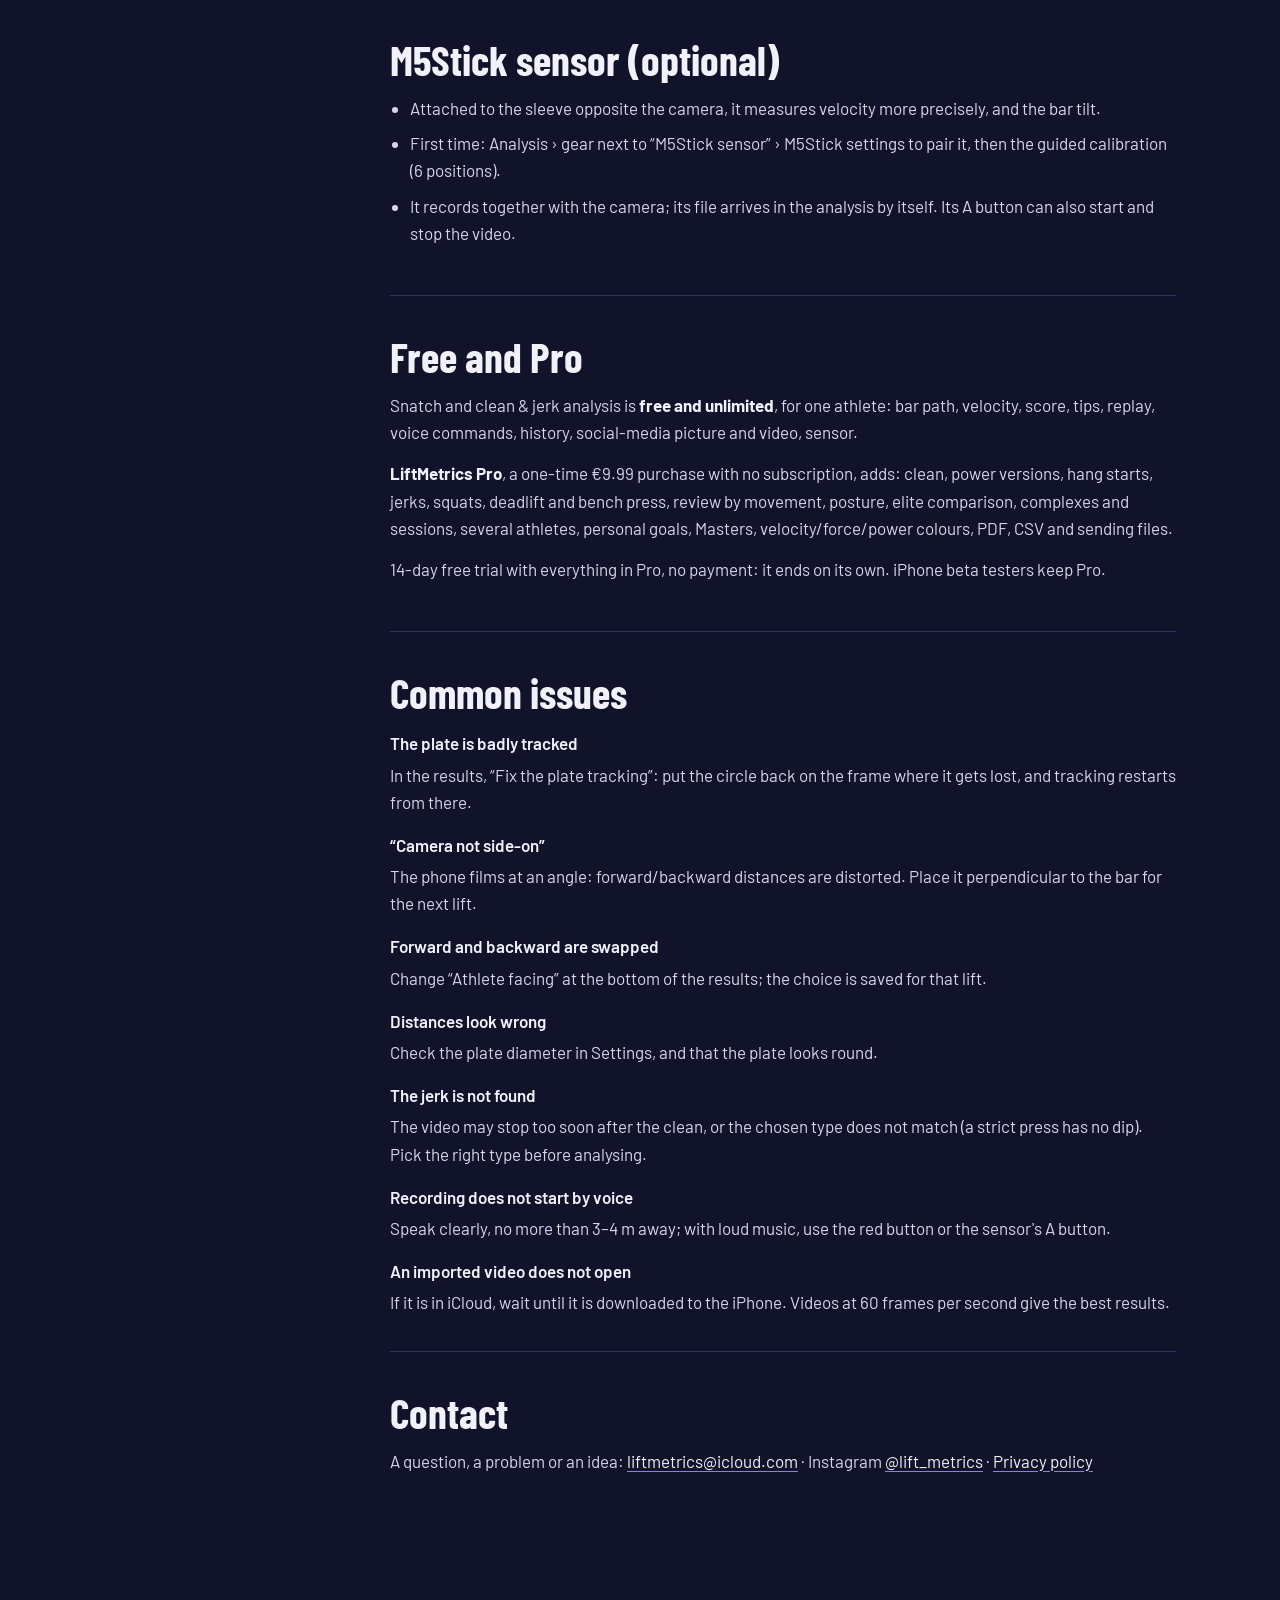
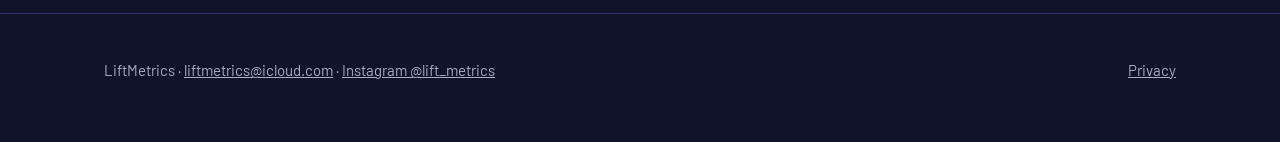
<file: guide/index.html>
<!doctype html>
<html lang="fr" data-l="fr">
<head>
<meta charset="utf-8">
<meta name="viewport" content="width=device-width, initial-scale=1">
<title>LiftMetrics — Guide</title>
<meta name="description" content="LiftMetrics user guide: filming, analysing, reading the results, posture, strength, history, review, sharing, sensor.">
<link rel="icon" href="../img/icon.png">
<link rel="preconnect" href="https://fonts.googleapis.com">
<link rel="preconnect" href="https://fonts.gstatic.com" crossorigin>
<link href="https://fonts.googleapis.com/css2?family=Barlow+Condensed:wght@600;700&family=Barlow:wght@400;500;600&display=swap" rel="stylesheet">
<link rel="stylesheet" href="../assets/site.css">
<style>
.head{padding:36px 0 32px;border-bottom:1px solid var(--line)}
.head p{font-size:20px;color:var(--mist);max-width:36em;margin-top:16px}
.layout{display:grid;grid-template-columns:230px 1fr;gap:56px;padding-top:36px}
.toc{position:sticky;top:20px;align-self:start;max-height:calc(100vh - 40px);overflow:auto}
.toc ol{list-style:none;margin:0;padding:0;counter-reset:t}
.toc li a{display:block;padding:6px 0 6px 12px;border-left:2px solid var(--line);text-decoration:none;color:var(--mist);font-size:15px}
.toc li a:hover,.toc li a.on{color:var(--chalk);border-left-color:var(--violet)}
main section{padding:8px 0 34px;border-bottom:1px solid var(--line);margin-bottom:30px;scroll-margin-top:16px}
main section:last-child{border-bottom:0}
main ul{padding-left:20px;margin:0 0 14px} main li{margin:8px 0}
main li b, main p b{color:var(--chalk)}
main li, main p, main dd, main td{color:#d5d6e8}
main a{color:var(--chalk);text-decoration-color:var(--violet);text-underline-offset:3px}
.pro{display:inline-block;font-size:12px;font-weight:600;color:#fff;background:var(--violet);border-radius:6px;padding:0 7px;vertical-align:2px}
table{width:100%;border-collapse:collapse;font-size:16px}
th{text-align:left;color:var(--mist);font-weight:600;border-bottom:1px solid var(--line);padding:8px 10px 8px 0}
td{border-bottom:1px solid var(--line);padding:10px 10px 10px 0;vertical-align:top}
td:first-child{white-space:nowrap;font-weight:600;color:var(--chalk);padding-right:18px}
dl{margin:0} dt{font-weight:600;margin-top:16px} dd{margin:4px 0 0}
@media (max-width:860px){.layout{grid-template-columns:1fr;gap:20px}.toc{position:static;max-height:none}.toc ol{columns:2;column-gap:20px} td:first-child{white-space:normal}}
</style>
</head>
<body>
<div class="wrap">
  <header class="top">
    <a class="logo" href="../"><img src="../img/icon.png" alt="">LiftMetrics</a>
    <nav class="nav">
      <a href="../"><span lang="fr">Accueil</span><span lang="en">Home</span></a>
      <a href="../samples/"><span lang="fr">Exemples</span><span lang="en">Samples</span></a>
      <a href="../guide/" aria-current="page">Guide</a>
      <a href="../ambassador/"><span lang="fr">Ambassadeurs</span><span lang="en">Ambassadors</span></a>
      <span class="lang" role="group" aria-label="Langue / Language"><button data-l="fr" aria-pressed="true">FR</button><button data-l="en" aria-pressed="false">EN</button></span>
    </nav>
  </header>
  <div class="head">
    <h1><span lang="fr">Guide d'utilisation</span><span lang="en">User guide</span></h1>
    <p><span lang="fr">Filme ta barre de profil avec ton iPhone ou ton téléphone Android : LiftMetrics trace sa trajectoire, mesure sa vitesse, donne une note sur 100 et des conseils pour corriger.</span><span lang="en">Film your lift from the side with your iPhone or Android phone: LiftMetrics traces the bar path, measures its velocity, gives a score out of 100 and tips to fix your technique.</span></p>
  </div>
  <div class="layout">
    <nav class="toc" aria-label="Sommaire / Contents"><ol>
<li><a href="#materiel"><span lang="fr">Matériel</span><span lang="en">Equipment</span></a></li>
<li><a href="#filmer"><span lang="fr">Filmer</span><span lang="en">Filming</span></a></li>
<li><a href="#analyser"><span lang="fr">Analyser</span><span lang="en">Analysing</span></a></li>
<li><a href="#mouvements"><span lang="fr">Mouvements</span><span lang="en">Movements</span></a></li>
<li><a href="#resultats"><span lang="fr">Lire les résultats</span><span lang="en">Reading the results</span></a></li>
<li><a href="#posture"><span lang="fr">Posture</span><span lang="en">Posture</span></a></li>
<li><a href="#force"><span lang="fr">Force (VBT)</span><span lang="en">Strength (VBT)</span></a></li>
<li><a href="#historique"><span lang="fr">Historique</span><span lang="en">History</span></a></li>
<li><a href="#bilan"><span lang="fr">Bilan par mouvement</span><span lang="en">Review by movement</span></a></li>
<li><a href="#athletes"><span lang="fr">Athlètes et Masters</span><span lang="en">Athletes and Masters</span></a></li>
<li><a href="#partager"><span lang="fr">Partager</span><span lang="en">Sharing</span></a></li>
<li><a href="#capteur"><span lang="fr">Capteur</span><span lang="en">Sensor</span></a></li>
<li><a href="#pro"><span lang="fr">Gratuit et Pro</span><span lang="en">Free and Pro</span></a></li>
<li><a href="#problemes"><span lang="fr">Problèmes fréquents</span><span lang="en">Common issues</span></a></li>
<li><a href="#contact"><span lang="fr">Contact</span><span lang="en">Contact</span></a></li>
    </ol></nav>
    <main>
<section id="materiel"><h2><span lang="fr">Matériel</span><span lang="en">Equipment</span></h2><div lang="fr"><ul>
<li>Un iPhone sous iOS 17 ou plus récent, ou un téléphone Android 8 ou plus récent.</li>
<li>Un trépied ou un support stable : le téléphone ne doit pas bouger pendant la barre.</li>
<li>Des disques de diamètre connu (45 cm par défaut, réglable dans Réglages › Disques et capteur). Le disque sert d'échelle à toutes les mesures.</li>
<li>En option : un capteur M5StickS3 fixé sur le manchon (voir <a href="#capteur">Capteur</a>).</li>
</ul></div><div lang="en"><ul>
<li>An iPhone running iOS 17 or later, or an Android phone running Android 8 or later.</li>
<li>A tripod or a stable stand: the phone must not move during the lift.</li>
<li>Plates of known diameter (45 cm by default, adjustable in Settings › Plates and sensor). The plate is the scale for every measurement.</li>
<li>Optional: an M5StickS3 sensor attached to the sleeve (see <a href="#capteur">Sensor</a>).</li>
</ul></div></section>
<section id="filmer"><h2><span lang="fr">Filmer</span><span lang="en">Filming</span></h2><div lang="fr"><ul>
<li><b>De profil</b>, perpendiculaire à la barre, à 3–5 m : le disque doit apparaître bien rond. S'il est ovale, la caméra est de biais ; l'app le signale par un message orange (« Caméra pas de profil »).</li>
<li>Objectif à hauteur des hanches, téléphone vertical et de niveau.</li>
<li>Tout le mouvement dans l'image, du sol jusqu'aux bras tendus au-dessus de la tête, et le disque côté caméra bien visible.</li>
<li>60 images par seconde (l'app filme ainsi d'elle-même).</li>
<li>Bonne lumière, pas de contre-jour, rien devant le disque.</li>
</ul>
<h3>Commandes vocales</h3>
<p>Écran Filmer ouvert : dis <b>« Go »</b> (1 bip, la vidéo démarre), soulève, puis <b>« Down »</b> une fois la barre tenue (2 bips, arrêt environ 2,5 s plus tard). <b>« Stop »</b> annule un faux départ. La vidéo est déjà découpée autour de la barre : il n'y a plus qu'à toucher le disque. Sans les mots, filme avec le bouton rouge et découpe à la main. Les commandes se coupent dans Réglages › Vidéos.</p>
<p class="muted">Le guide de tournage est aussi dans l'app : Analyse › Guide de tournage.</p></div><div lang="en"><ul>
<li><b>Side-on</b>, perpendicular to the bar, 3–5 m away: the plate must look round. If it looks oval the camera is at an angle; the app says so with an orange “Camera not side-on” message.</li>
<li>Lens at hip height, phone upright and level.</li>
<li>The whole movement in frame, from the floor to arms locked overhead, with the plate facing the camera clearly visible.</li>
<li>60 frames per second (the app films that way by itself).</li>
<li>Good light, no backlight, nothing in front of the plate.</li>
</ul>
<h3>Voice commands</h3>
<p>With the Film screen open, say <b>“Go”</b> (1 beep, recording starts), lift, then <b>“Down”</b> once the bar is held (2 beeps, it stops about 2.5 s later). <b>“Stop”</b> cancels a false start. The video is already trimmed around the lift: all that is left is to tap the plate. Without the words, film with the red button and trim by hand. Voice commands can be turned off in Settings › Videos.</p>
<p class="muted">The filming guide is also in the app: Analysis › Filming guide.</p></div></section>
<section id="analyser"><h2><span lang="fr">Analyser</span><span lang="en">Analysing</span></h2><div lang="fr"><p>L'écran Analyse propose trois choix :</p>
<ul>
<li><b>Une barre</b> : choisis le mouvement, la charge et l'athlète, filme ou importe la vidéo (Photos ou Fichiers), découpe si besoin, touche le centre du disque (pince pour zoomer), puis Analyser. Le résultat arrive en moins d'une minute.</li>
<li><b>Un complexe</b> <span class="pro">Pro</span> : indique le nombre de barres et le mouvement de chacune, filme tout le complexe <b>en une seule vidéo</b>. L'app trouve chaque barre ; tu prépares la découpe et le disque barre par barre, puis « Analyser les N barres ».</li>
<li><b>Une séance</b> <span class="pro">Pro</span> : écris le programme (« 3×3 épaulé @ 80 % + 2×1 épaulé-jeté @ 70 % »). L'app calcule les charges d'après les 1RM de l'athlète et te guide série par série. Tu choisis quand analyser : après chaque barre, après chaque série ou à la fin.</li>
</ul></div><div lang="en"><p>The Analysis screen offers three choices:</p>
<ul>
<li><b>A lift</b>: choose the movement, load and athlete, film or import the video (Photos or Files), trim if needed, tap the centre of the plate (pinch to zoom), then Analyse. The result arrives in under a minute.</li>
<li><b>A complex</b> <span class="pro">Pro</span>: enter the number of lifts and the movement of each, film the whole complex <b>in one video</b>. The app finds each lift; you set the trim and the plate lift by lift, then “Analyse the N lifts”.</li>
<li><b>A session</b> <span class="pro">Pro</span>: type the programme (“3x3 clean @ 80% + 2x1 clean &amp; jerk @ 70%”). The app computes the loads from the athlete's 1RMs and guides you set by set. You choose when to analyse: after each lift, after each set or at the end.</li>
</ul></div></section>
<section id="mouvements"><h2><span lang="fr">Mouvements</span><span lang="en">Movements</span></h2><div lang="fr"><ul>
<li><b>Arraché, épaulé, épaulé-jeté</b>, et leurs versions <b>power</b> (réception haute), suivies à part dans l'historique et le bilan.</li>
<li><b>Jeté</b> seul ou dans l'épaulé-jeté, avec le mouvement au-dessus de la tête au choix : <b>split jerk, push jerk, squat jerk, push press, strict press</b>. L'app adapte ce qu'elle mesure : pas de flexion au strict press, pas de passage sous la barre au push press, profondeur au squat jerk.</li>
<li><b>Back squat, front squat, overhead squat, soulevé de terre, développé couché</b> <span class="pro">Pro</span> : voir <a href="#force">Force</a>.</li>
<li>Option « Avec pause(s) » pour les mouvements avec arrêt marqué.</li>
</ul></div><div lang="en"><ul>
<li><b>Snatch, clean, clean &amp; jerk</b>, and their <b>power</b> versions (high catch), tracked separately in the history and the review.</li>
<li><b>Jerk</b> on its own or in the clean &amp; jerk, with the overhead movement of your choice: <b>split jerk, push jerk, squat jerk, push press, strict press</b>. The app adapts what it measures: no dip in a strict press, no dive under the bar in a push press, depth in a squat jerk.</li>
<li><b>Back squat, front squat, overhead squat, deadlift, bench press</b> <span class="pro">Pro</span>: see <a href="#force">Strength</a>.</li>
<li>“With pause(s)” option for lifts with a marked stop.</li>
</ul></div></section>
<section id="resultats"><h2><span lang="fr">Lire les résultats</span><span lang="en">Reading the results</span></h2><div lang="fr"><ul>
<li><b>Note sur 100</b> : qualité de la trajectoire, indépendante de la charge. Vert à partir de 80, orange de 60 à 79, rouge en dessous.</li>
<li><b>À corriger en priorité</b> : les 3 mesures les plus hors objectif, avec ce qu'il faut changer et de combien.</li>
<li><b>Conseils par paramètre</b> : pour chaque mesure hors objectif, pourquoi elle compte, les consignes à se donner pendant la barre et des exercices pour la corriger.</li>
<li><b>Relecture</b> : la vidéo avec la trajectoire qui se dessine ; ralenti, image par image, miroir, plein écran. Glisse le doigt sur la courbe de vitesse pour te déplacer.</li>
<li><b>Couleur de la trajectoire</b>, sous la vidéo : <b>Phases</b> (bleu 1er tirage, jaune transition, rose 2e tirage, vert passage sous la barre, gris réception) ou, en Pro, selon la <b>vitesse, la force ou la puissance</b>, du bleu (faible) au rouge (élevé).</li>
<li><b>Graphes</b> : vitesse, accélération, vitesse et déplacement horizontaux, puissance (charge saisie), inclinaison (capteur).</li>
<li><b>Comparaison élite</b> <span class="pro">Pro</span> : ta courbe de vitesse superposée à celle d'un athlète des Mondiaux.</li>
<li><b>Sens de l'athlète</b> : deviné automatiquement, modifiable en bas des résultats.</li>
</ul>
<p>Les objectifs se règlent dans Réglages › Objectifs, ou se calculent « d'après mes barres ».</p></div><div lang="en"><ul>
<li><b>Score out of 100</b>: bar path quality, independent of the load. Green from 80, orange from 60 to 79, red below.</li>
<li><b>Fix first</b>: the 3 measurements furthest outside their goal, with what to change and by how much.</li>
<li><b>Tips by measurement</b>: for each measurement outside its goal, why it matters, cues to give during the lift and drills to fix it.</li>
<li><b>Replay</b>: the video with the bar path drawing itself; slow motion, frame by frame, mirror, full screen. Slide along the velocity curve to move through the lift.</li>
<li><b>Bar path colour</b>, under the video: <b>Phases</b> (blue first pull, yellow transition, pink second pull, green under the bar, grey catch) or, in Pro, by <b>velocity, force or power</b>, from blue (low) to red (high).</li>
<li><b>Charts</b>: velocity, acceleration, horizontal velocity and displacement, power (load entered), tilt (sensor).</li>
<li><b>Elite comparison</b> <span class="pro">Pro</span>: your velocity curve over a World Championships lifter's.</li>
<li><b>Athlete direction</b>: detected automatically, can be changed at the bottom of the results.</li>
</ul>
<p>Goals are set in Settings › Goals, or computed “from my lifts”.</p></div></section>
<section id="posture"><h2><span lang="fr">Posture</span><span lang="en">Posture</span></h2><div lang="fr"><p><span class="pro">Pro</span> Dans les résultats ou la fiche d'une barre, « Analyser la posture » (10 à 20 s de plus). L'app lit le corps sur la vidéo de profil et mesure genou, hanche, buste et coude aux instants clés, dessinés sur l'image.</p>
<ul>
<li>Arraché, épaulé : décollage, fin du 1er tirage, transition, vitesse max, réception, point bas. <b>Réception haute</b> signalée quand un mouvement complet est reçu le genou à plus de 100° ; un power reçu sous 80° est signalé comme probablement complet.</li>
<li>Squats : départ, point bas, verrouillage et profondeur (hanche sous le genou ou non). Soulevé de terre : décollage, barre au genou, verrouillage.</li>
<li>Jeté : genoux avant et arrière en fente ; au point bas pour le push et le squat jerk ; buste et coudes au verrouillage pour le push press et le strict press. Si la jambe avant est cachée, l'app dit de quel côté placer la caméra.</li>
</ul>
<p class="muted">Tout le corps doit être dans le cadre. Mesure 2D de profil, à quelques degrés près.</p></div><div lang="en"><p><span class="pro">Pro</span> In the results or a lift's detail, “Analyse posture” (10 to 20 extra seconds). The app reads the body on the side-view video and measures knee, hip, trunk and elbow at the key moments, drawn on the frames.</p>
<ul>
<li>Snatch, clean: lift-off, end of first pull, transition, peak velocity, catch, bottom. A <b>high catch</b> is flagged when a full lift is caught with the knee above 100°; a power caught below 80° is flagged as probably a full lift.</li>
<li>Squats: start, bottom, lockout and depth (hip below the knee or not). Deadlift: lift-off, bar at the knee, lockout.</li>
<li>Jerk: front and back knee in the split; at the bottom for push and squat jerks; trunk and elbows at lockout for push press and strict press. If the front leg is hidden, the app says which side to place the camera.</li>
</ul>
<p class="muted">The whole body must be in frame. 2D side-on measurement, accurate to a few degrees.</p></div></section>
<section id="force"><h2><span lang="fr">Force : squat, soulevé de terre, développé couché</span><span lang="en">Strength: squat, deadlift, bench press</span></h2><div lang="fr"><p><span class="pro">Pro</span> Filme <b>toute la série en une seule vidéo</b> : chaque répétition est détectée et analysée, puis rangée dans l'historique sous l'étiquette SÉRIE.</p>
<ul>
<li>Par répétition : vitesse moyenne et max de montée, amplitude, écart horizontal, point de ralentissement.</li>
<li>Perte de vitesse par rapport à la répétition la plus rapide : un repère de fatigue (entraînement basé sur la vitesse).</li>
<li>Profil charge–vitesse et 1RM estimé, à partir d'au moins deux charges.</li>
</ul></div><div lang="en"><p><span class="pro">Pro</span> Film <b>the whole set in one video</b>: every rep is detected and analysed, then grouped in the history under the SET label.</p>
<ul>
<li>Per rep: mean and peak concentric velocity, range of motion, horizontal drift, sticking point.</li>
<li>Velocity loss compared with the fastest rep: a fatigue marker (velocity-based training).</li>
<li>Load–velocity profile and estimated 1RM, from at least two loads.</li>
</ul></div></section>
<section id="historique"><h2><span lang="fr">Historique</span><span lang="en">History</span></h2><div lang="fr"><ul>
<li>Les barres sont classées par jour (ou selon le tri choisi), puis en barres seules, complexes et séries, et séances. Tout se déplie.</li>
<li><b>Trier</b> par date, charge, % du max, note, mesures, <b>favoris d'abord</b> ou <b>étiquette</b>. <b>Filtrer</b> par athlète, mouvement, résultat, pause, période, favoris, étiquette.</li>
<li><b>Glisser vers la droite</b> sur une ligne : PDF <span class="pro">Pro</span>, étoile (favori), étiquettes. <b>Appui long</b> : favori et étiquettes. <b>Glisser vers la gauche</b> : supprimer, avec confirmation.</li>
<li><b>Étiquettes</b> : crée les tiennes (« compétition », « technique »…) et mets-les sur une barre, un complexe ou une séance.</li>
<li><b>Séances</b> <span class="pro">Pro</span> : statistiques, graphes selon la charge ou la date, trajectoires superposées par mouvement.</li>
</ul></div><div lang="en"><ul>
<li>Lifts are grouped by day (or by the chosen sort), then into single lifts, complexes and sets, and sessions. Everything can be expanded.</li>
<li><b>Sort</b> by date, load, % of max, score, measurements, <b>favourites first</b> or <b>tag</b>. <b>Filter</b> by athlete, movement, result, pause, period, favourites, tag.</li>
<li><b>Swipe right</b> on a row: PDF <span class="pro">Pro</span>, star (favourite), tags. <b>Long press</b>: favourite and tags. <b>Swipe left</b>: delete, with confirmation.</li>
<li><b>Tags</b>: create your own (“competition”, “technique”…) and put them on a lift, a complex or a session.</li>
<li><b>Sessions</b> <span class="pro">Pro</span>: statistics, charts by load or by date, overlaid bar paths per movement.</li>
</ul></div></section>
<section id="bilan"><h2><span lang="fr">Bilan par mouvement</span><span lang="en">Review by movement</span></h2><div lang="fr"><p><span class="pro">Pro</span> En haut de l'historique, une ligne par mouvement dès 6 barres (et par athlète s'il y en a plusieurs). Touche-la pour le détail :</p>
<ul>
<li><b>À retenir</b> : ta priorité, avec une consigne et un exercice choisis pour elle.</li>
<li><b>Défauts récurrents</b> : les mesures hors objectif sur au moins 30 % de tes 10 dernières barres, et leur évolution par rapport aux 10 précédentes (de plus en plus rare, aussi fréquent, de plus en plus fréquent, nouveau). Touche un défaut pour ses consignes et exercices.</li>
<li><b>Ce qui progresse / ce qui recule</b> : l'écart aux objectifs, la note, et la vitesse comparée à charge égale.</li>
</ul>
<p>Le bilan suit les filtres de l'historique. Il figure aussi dans le PDF d'une séance qui compte au moins 6 barres d'un même mouvement.</p></div><div lang="en"><p><span class="pro">Pro</span> At the top of the history, one line per movement from 6 lifts (and per athlete when there are several). Tap it for the detail:</p>
<ul>
<li><b>Key takeaway</b>: your priority, with one cue and one drill picked for it.</li>
<li><b>Recurring issues</b>: measurements outside their goal on at least 30% of your last 10 lifts, and how they changed against the 10 before (rarer, as frequent, more frequent, new). Tap an issue for its cues and drills.</li>
<li><b>Improving / getting worse</b>: distance to the goals, score, and velocity compared at equal load.</li>
</ul>
<p>The review follows the history filters. It also appears in the PDF of a session with at least 6 lifts of the same movement.</p></div></section>
<section id="athletes"><h2><span lang="fr">Athlètes et Masters</span><span lang="en">Athletes and Masters</span></h2><div lang="fr"><ul>
<li><b>Fiche athlète</b> : taille, masse, catégorie, date de naissance et 1RM datés. Le % du max de chaque barre utilise le 1RM valable à sa date (pour un power sans 1RM propre, celui du mouvement complet). Plusieurs athlètes <span class="pro">Pro</span>.</li>
<li><b>Performance corrigée</b> <span class="pro">Pro</span> : charge corrigée de l'âge (coefficient Masters) et de l'âge + poids de corps (Sinclair), sur la fiche et dans l'historique.</li>
</ul></div><div lang="en"><ul>
<li><b>Athlete profile</b>: height, bodyweight, category, date of birth and dated 1RMs. Each lift's % of max uses the 1RM valid on its date (for a power lift without its own 1RM, the full lift's). Several athletes <span class="pro">Pro</span>.</li>
<li><b>Adjusted performance</b> <span class="pro">Pro</span>: load corrected for age (Masters coefficient) and age + bodyweight (Sinclair), on the profile and in the history.</li>
</ul></div></section>
<section id="partager"><h2><span lang="fr">Partager</span><span lang="en">Sharing</span></h2><div lang="fr"><table>
<thead><tr><th>Export</th><th>Contenu</th></tr></thead>
<tbody>
<tr><td>Image et vidéo</td><td>Pour ton réseau social préféré : photo de la réception ou ralenti, trajectoire, chiffres clés, logo. Partage par le menu de l'iPhone.</td></tr>
<tr><td>PDF <span class="pro">Pro</span></td><td>Barre, série, séance ou historique : note, priorités, conseils, mesures, posture, tous les graphes sur une page, bilan de séance.</td></tr>
<tr><td>Fichier LiftMetrics</td><td>La barre complète : la personne qui le reçoit l'ouvre dans son app (envoi Pro, réception gratuite).</td></tr>
<tr><td>CSV <span class="pro">Pro</span></td><td>Position et vitesse de la barre, pour un tableur.</td></tr>
</tbody></table></div><div lang="en"><table>
<thead><tr><th>Export</th><th>Content</th></tr></thead>
<tbody>
<tr><td>Picture and video</td><td>For your favourite social network: catch photo or slow motion, bar path, key numbers, logo. Shared through the iPhone share sheet.</td></tr>
<tr><td>PDF <span class="pro">Pro</span></td><td>Lift, set, session or history: score, priorities, tips, measurements, posture, every chart on one page, session review.</td></tr>
<tr><td>LiftMetrics file</td><td>The full lift: the person who receives it opens it in their own app (sending Pro, receiving free).</td></tr>
<tr><td>CSV <span class="pro">Pro</span></td><td>Bar position and velocity, for a spreadsheet.</td></tr>
</tbody></table></div></section>
<section id="capteur"><h2><span lang="fr">Capteur M5Stick (option)</span><span lang="en">M5Stick sensor (optional)</span></h2><div lang="fr"><ul>
<li>Fixé sur le manchon opposé à la caméra, il mesure la vitesse plus précisément et l'inclinaison de la barre.</li>
<li>Première fois : Analyse › roue dentée à côté de « Capteur M5Stick » › Réglages du M5Stick pour l'appairer, puis la calibration guidée (6 positions).</li>
<li>Il enregistre en même temps que la caméra ; son fichier arrive tout seul dans l'analyse. Son bouton A peut aussi lancer et arrêter la vidéo.</li>
</ul></div><div lang="en"><ul>
<li>Attached to the sleeve opposite the camera, it measures velocity more precisely, and the bar tilt.</li>
<li>First time: Analysis › gear next to “M5Stick sensor” › M5Stick settings to pair it, then the guided calibration (6 positions).</li>
<li>It records together with the camera; its file arrives in the analysis by itself. Its A button can also start and stop the video.</li>
</ul></div></section>
<section id="pro"><h2><span lang="fr">Gratuit et Pro</span><span lang="en">Free and Pro</span></h2><div lang="fr"><p>L'analyse de l'arraché et de l'épaulé-jeté est <b>gratuite et sans limite</b>, pour un athlète : trajectoire, vitesse, note, conseils, relecture, commandes vocales, historique, image et vidéo pour les réseaux, capteur.</p>
<p><b>LiftMetrics Pro</b>, un achat unique de 9,99 € sans abonnement, ajoute : épaulé, versions power, départs en hang, jetés, squats, soulevé de terre et développé couché, bilan par mouvement, posture, comparaison élite, complexes et séances, plusieurs athlètes, objectifs personnels, Masters, couleurs vitesse/force/puissance, PDF, CSV et envoi de fichiers.</p>
<p>Essai gratuit de 14 jours avec tout Pro, sans paiement : il s'arrête tout seul. Les testeurs de la bêta iPhone gardent Pro.</p></div><div lang="en"><p>Snatch and clean &amp; jerk analysis is <b>free and unlimited</b>, for one athlete: bar path, velocity, score, tips, replay, voice commands, history, social-media picture and video, sensor.</p>
<p><b>LiftMetrics Pro</b>, a one-time €9.99 purchase with no subscription, adds: clean, power versions, hang starts, jerks, squats, deadlift and bench press, review by movement, posture, elite comparison, complexes and sessions, several athletes, personal goals, Masters, velocity/force/power colours, PDF, CSV and sending files.</p>
<p>14-day free trial with everything in Pro, no payment: it ends on its own. iPhone beta testers keep Pro.</p></div></section>
<section id="problemes"><h2><span lang="fr">Problèmes fréquents</span><span lang="en">Common issues</span></h2><div lang="fr"><dl>
<dt>Le disque est mal suivi</dt><dd>Dans les résultats, « Corriger le suivi du disque » : replace le cercle à l'image où il se perd, le suivi repart de là.</dd>
<dt>« Caméra pas de profil »</dt><dd>Le téléphone filme de biais : les distances avant/arrière sont faussées. Replace-le perpendiculaire à la barre pour la prochaine barre.</dd>
<dt>Avant et arrière inversés</dt><dd>Change « Athlète tourné vers » en bas des résultats ; le choix est mémorisé pour la barre.</dd>
<dt>Les distances semblent fausses</dt><dd>Vérifie le diamètre des disques dans les Réglages, et que le disque apparaît bien rond.</dd>
<dt>Le jeté n'est pas trouvé</dt><dd>La vidéo s'arrête peut-être trop tôt après l'épaulé, ou le type choisi ne correspond pas (strict press sans flexion). Choisis le bon type avant d'analyser.</dd>
<dt>La vidéo ne démarre pas toute seule</dt><dd>Parle clairement, à 3–4 m au plus ; avec de la musique forte, utilise le bouton rouge ou le bouton A du capteur.</dd>
<dt>La vidéo importée ne s'ouvre pas</dt><dd>Si elle est dans iCloud, attends qu'elle soit téléchargée sur l'iPhone. Les vidéos à 60 images par seconde donnent les meilleurs résultats.</dd>
</dl></div><div lang="en"><dl>
<dt>The plate is badly tracked</dt><dd>In the results, “Fix the plate tracking”: put the circle back on the frame where it gets lost, and tracking restarts from there.</dd>
<dt>“Camera not side-on”</dt><dd>The phone films at an angle: forward/backward distances are distorted. Place it perpendicular to the bar for the next lift.</dd>
<dt>Forward and backward are swapped</dt><dd>Change “Athlete facing” at the bottom of the results; the choice is saved for that lift.</dd>
<dt>Distances look wrong</dt><dd>Check the plate diameter in Settings, and that the plate looks round.</dd>
<dt>The jerk is not found</dt><dd>The video may stop too soon after the clean, or the chosen type does not match (a strict press has no dip). Pick the right type before analysing.</dd>
<dt>Recording does not start by voice</dt><dd>Speak clearly, no more than 3–4 m away; with loud music, use the red button or the sensor's A button.</dd>
<dt>An imported video does not open</dt><dd>If it is in iCloud, wait until it is downloaded to the iPhone. Videos at 60 frames per second give the best results.</dd>
</dl></div></section>
<section id="contact"><h2><span lang="fr">Contact</span><span lang="en">Contact</span></h2><div lang="fr"><p>Une question, un problème ou une idée : <a href="mailto:liftmetrics@icloud.com">liftmetrics@icloud.com</a> · Instagram <a href="https://www.instagram.com/lift_metrics">@lift_metrics</a> · <a href="../privacy/">Politique de confidentialité</a></p></div><div lang="en"><p>A question, a problem or an idea: <a href="mailto:liftmetrics@icloud.com">liftmetrics@icloud.com</a> · Instagram <a href="https://www.instagram.com/lift_metrics">@lift_metrics</a> · <a href="../privacy/">Privacy policy</a></p></div></section>
    </main>
  </div>
</div>
<footer>
  <div class="wrap">
    <span>LiftMetrics · <a href="mailto:liftmetrics@icloud.com">liftmetrics@icloud.com</a> · <a href="https://www.instagram.com/lift_metrics">Instagram @lift_metrics</a></span>
    <span><a href="../privacy/"><span lang="fr">Confidentialité</span><span lang="en">Privacy</span></a></span>
  </div>
</footer>
<script src="../assets/site.js"></script>
<script>
// section en cours surlignée dans le sommaire
(function () {
  var links = [].slice.call(document.querySelectorAll(".toc a"));
  var obs = new IntersectionObserver(function (es) {
    es.forEach(function (e) { if (e.isIntersecting) links.forEach(function (a) { a.classList.toggle("on", a.getAttribute("href") === "#" + e.target.id); }); });
  }, { rootMargin: "-20% 0px -70% 0px" });
  document.querySelectorAll("main section").forEach(function (s) { obs.observe(s); });
})();
</script>
</body>
</html>
</file>
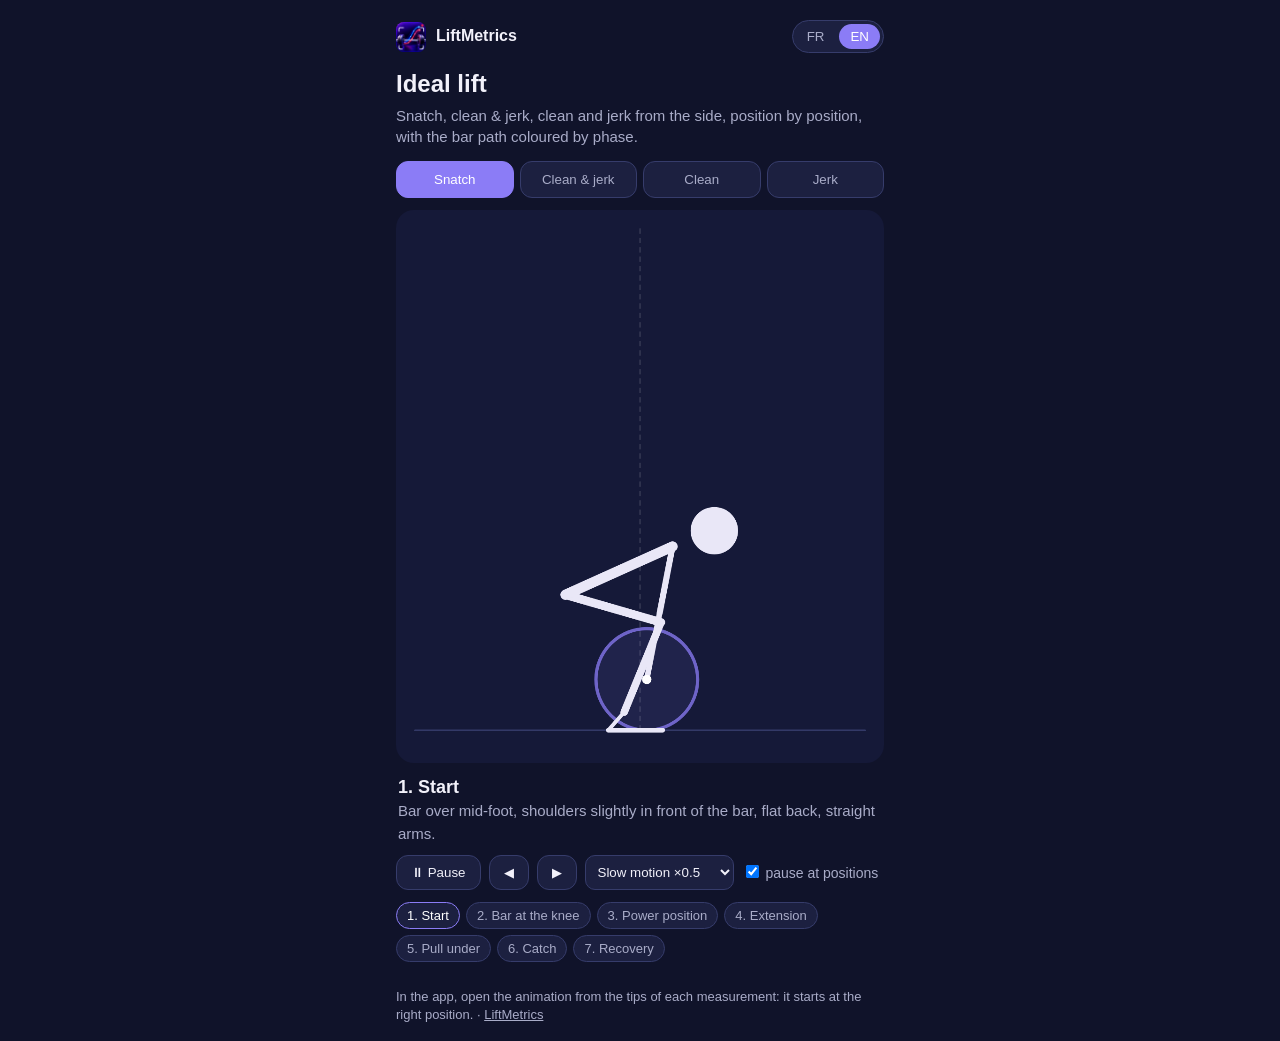
<file: ideal/index.html>
<!doctype html><html lang="fr" data-l="fr"><head><meta charset="utf-8"><meta name="viewport" content="width=device-width,initial-scale=1">
<title>LiftMetrics — Mouvement idéal</title>
<meta name="description" content="Animated ideal snatch and clean & jerk, side view, position by position, with the bar path. / Arraché et épaulé-jeté idéaux animés, de profil, position par position.">
<link rel="icon" href="../img/icon.png">
<style>
:root{--bg:#10132a;--card:#1c2040;--line:#363c6b;--txt:#f2f1fa;--sub:#a9acc8;--acc:#8b7cf6}
*{box-sizing:border-box}body{margin:0;background:var(--bg);color:var(--txt);font:16px/1.4 -apple-system,Inter,sans-serif}
.wrap{max-width:520px;margin:0 auto;padding:16px}
.tabs{display:flex;gap:6px;margin-bottom:12px}.tabs button{flex:1;padding:10px;border-radius:12px;border:1px solid var(--line);background:var(--card);color:var(--sub);font:600 15px inherit}
.tabs.sub button{padding:7px;font-size:14px}.tabs[hidden]{display:none}
.tabs button.on{background:var(--acc);color:#fff;border-color:var(--acc)}
canvas{width:100%;background:#151938;border-radius:18px;display:block}
.cap{min-height:74px;margin:12px 2px 6px}.cap b{display:block;font-size:18px}.cap span{color:var(--sub);font-size:15px}
.ctl{display:flex;gap:8px;align-items:center;flex-wrap:wrap}.ctl button{white-space:nowrap}.ctl button{padding:9px 14px;border-radius:12px;border:1px solid var(--line);background:var(--card);color:var(--txt);font:600 15px inherit}
.ctl select{background:var(--card);color:var(--txt);border:1px solid var(--line);border-radius:10px;padding:8px}
.dots{display:flex;gap:6px;margin-top:12px;flex-wrap:wrap}.dots button{border:1px solid var(--line);background:var(--card);color:var(--sub);border-radius:999px;padding:5px 10px;font-size:13px}
.dots button.on{color:#fff;border-color:var(--acc)}
.top{display:flex;justify-content:space-between;align-items:center;margin:4px 0 14px}.top a{color:var(--txt);text-decoration:none;font-weight:700;display:flex;gap:10px;align-items:center}.top img{width:30px;height:30px;border-radius:8px}
.lang{display:flex;gap:4px;background:var(--card);border:1px solid var(--line);border-radius:999px;padding:3px}.lang button{background:transparent;border:0;color:var(--sub);padding:5px 11px;border-radius:999px;font:600 13px inherit}.lang button.on{background:var(--acc);color:#fff}
h1{font-size:24px;margin:0 0 4px}.lead{color:var(--sub);margin:0 0 14px;font-size:15px}
footer{color:var(--sub);font-size:13px;margin-top:26px}footer a{color:var(--sub)}
</style></head><body><div class="wrap">
<div class="top"><a href="../"><img src="../img/icon.png" alt="">LiftMetrics</a><span class="lang"><button data-l="fr">FR</button><button data-l="en">EN</button></span></div>
<h1 data-t="h1">Mouvement idéal</h1><p class="lead" data-t="lead">Arraché et épaulé-jeté de profil, position par position, avec la trajectoire de la barre colorée par phase.</p>
<div class="tabs"><button data-m="snatch" class="on" data-t="snatch">Arraché</button><button data-m="cj" data-g="cj" data-t="cj">Épaulé-jeté</button><button data-m="clean" data-t="clean">Épaulé</button><button data-m="split" data-g="jerk" data-t="jerk">Jeté</button></div>
<div class="tabs sub" id="ctabs" hidden><button data-m="cj" class="on" data-t="split">En fente</button><button data-m="cjpush" data-t="push">Poussé</button><button data-m="cjsquat" data-t="squatj">En squat</button></div>
<div class="tabs sub" id="jtabs" hidden><button data-m="split" class="on" data-t="split">En fente</button><button data-m="push" data-t="push">Poussé</button><button data-m="squatj" data-t="squatj">En squat</button></div>
<canvas id="c" width="1040" height="1180"></canvas>
<div class="cap" id="cap"></div>
<div class="ctl"><button id="play">⏸ Pause</button><button id="prev">◀︎</button><button id="next">▶︎</button>
<select id="spd"><option value="1" data-t="s1">Vitesse réelle</option><option value="0.5" selected data-t="s2">Ralenti ×0,5</option><option value="0.25" data-t="s3">Ralenti ×0,25</option></select>
<label style="font-size:14px;color:var(--sub)"><input type="checkbox" id="stop" checked> <span data-t="stop">pause aux positions</span></label></div>
<div class="dots" id="dots"></div>
<footer><span data-t="foot">Dans l'app, ouvre l'animation depuis les conseils de chaque mesure : elle démarre sur la bonne position.</span> · <a href="../">LiftMetrics</a></footer>
</div>
<script>
// ---------- modèle : athlète vu de profil, face à droite, 1,75 m. Unités : mètres. x = 0 milieu du pied.
const L={shank:.43,thigh:.44,trunk:.52,neck:.17,head:.105,upper:.30,fore:.30};
const C={p1:"#4f8ef7",tr:"#f5c04a",p2:"#ec4899",sub:"#34c27a",rec:"#9aa0c3",dip:"#f5c04a",drive:"#ec4899"};
// Position clé : bar, épaule, hanche, chevilles (avant/arrière, y = hauteur de la cheville), pliure des coudes (+1 vers le haut/arrière, -1 vers l'avant)
const K=(o)=>o;
const SNATCH={name:"Arraché",grip:1,steps:[
 K({t:0,   bar:[.03,.225],sh:[.144,.814],hip:[-.33,.60],ank:[[-.07,.08],[-.07,.08]],el:1,st:1,ph:"p1",hold:1.4,
    fr:["Départ","Barre au-dessus du milieu du pied, épaules légèrement devant la barre, dos plat, bras tendus."],
    en:["Start","Bar over mid-foot, shoulders slightly in front of the bar, flat back, straight arms."]}),
 K({t:.14, mid:1,bar:[.025,.29],sh:[.135,.88],hip:[-.355,.705],ank:[[-.07,.08],[-.07,.08]],el:1,st:1,ph:"p1"}),
 K({t:.28, mid:1,bar:[.015,.37],sh:[.113,.962],hip:[-.37,.77],ank:[[-.07,.08],[-.07,.08]],el:1,st:1,ph:"p1"}),
 K({t:.55, bar:[.00,.52],sh:[.082,1.114],hip:[-.36,.84],ank:[[-.07,.08],[-.07,.08]],el:1,st:1,ph:"p1",hold:1.2,
    fr:["Barre au genou","La barre revient un peu vers toi. Même angle du dos qu'au départ, épaules toujours devant la barre."],
    en:["Bar at the knee","The bar moves slightly back toward you. Same back angle as at the start, shoulders still in front."]}),
 K({t:.80, bar:[.00,.78],sh:[.03,1.37],hip:[-.13,.88],ank:[[-.07,.08],[-.07,.08]],el:1,st:1,ph:"tr",hold:1.2,
    fr:["Position de puissance","Les genoux repassent sous la barre (double flexion), buste presque vertical, barre au contact du haut des cuisses."],
    en:["Power position","Knees come back under the bar (double knee bend), torso nearly vertical, bar against the upper thighs."]}),
 K({t:.92, bar:[.03,.95],sh:[-.03,1.54],hip:[.00,1.02],ank:[[-.06,.15],[-.06,.15]],el:1,st:1,ph:"p2",hold:1.2,
    fr:["Extension","Pousse le sol : chevilles, genoux et hanches s'ouvrent ensemble. La barre monte collée au corps, épaules juste derrière la barre."],
    en:["Extension","Push the floor: ankles, knees and hips open together. The bar rises close to the body, shoulders just behind it."]}),
 K({t:1.08,bar:[.03,1.22],sh:[-.02,1.40],hip:[-.08,.92],ank:[[-.05,.11],[-.05,.11]],el:1,elb:[-.03,1.56],ph:"sub",hold:1.0,
    fr:["Passage sous la barre","Tire-toi sous la barre, coudes hauts et en dehors : ce sont tes bras qui te descendent, la barre reste près du corps."],
    en:["Pull under","Pull yourself under the bar, elbows high and out: your arms take you down, the bar stays close."]}),
 K({t:1.32,bar:[.00,1.47],sh:[-.03,.89],hip:[-.25,.44],ank:[[-.05,.08],[-.05,.08]],el:0,oh:1,ph:"sub",hold:1.4,
    fr:["Réception","Squat complet, bras verrouillés, barre au-dessus du milieu du pied, pieds à plat."],
    en:["Catch","Full squat, locked arms, bar over mid-foot, feet flat."]}),
 K({t:2.4, bar:[.00,2.04],sh:[-.01,1.45],hip:[-.03,.93],ank:[[-.05,.08],[-.05,.08]],el:0,oh:1,ph:"rec",hold:1.6,
    fr:["Remontée","Remonte debout, barre au-dessus de la tête, et tiens 1 à 2 s avant de reposer."],
    en:["Recovery","Stand up with the bar overhead and hold 1 to 2 s before dropping it."]})]};
const CJ={name:"Épaulé-jeté",grip:0,steps:[
 K({t:0,   bar:[.03,.225],sh:[.133,.836],hip:[-.33,.60],ank:[[-.07,.08],[-.07,.08]],el:1,st:1,ph:"p1",hold:1.3,
    fr:["Départ","Barre au-dessus du milieu du pied, épaules légèrement devant la barre, dos plat, bras tendus."],
    en:["Start","Bar over mid-foot, shoulders slightly in front of the bar, flat back, straight arms."]}),
 K({t:.14, mid:1,bar:[.025,.29],sh:[.126,.902],hip:[-.355,.705],ank:[[-.07,.08],[-.07,.08]],el:1,st:1,ph:"p1"}),
 K({t:.28, mid:1,bar:[.015,.37],sh:[.104,.984],hip:[-.37,.77],ank:[[-.07,.08],[-.07,.08]],el:1,st:1,ph:"p1"}),
 K({t:.55, bar:[.00,.52],sh:[.067,1.136],hip:[-.36,.84],ank:[[-.07,.08],[-.07,.08]],el:1,st:1,ph:"p1",hold:1.1,
    fr:["Barre au genou","La barre revient un peu vers toi, même angle du dos, épaules devant la barre."],
    en:["Bar at the knee","The bar moves slightly back toward you, same back angle, shoulders in front."]}),
 K({t:.78, bar:[.00,.70],sh:[.04,1.38],hip:[-.12,.88],ank:[[-.07,.08],[-.07,.08]],el:1,st:1,ph:"tr",hold:1.1,
    fr:["Position de puissance","Double flexion : genoux sous la barre, buste presque vertical, barre au milieu ou haut des cuisses."],
    en:["Power position","Double knee bend: knees under the bar, torso nearly vertical, bar at mid to upper thigh."]}),
 K({t:.90, bar:[.03,.88],sh:[-.03,1.55],hip:[.00,1.02],ank:[[-.06,.15],[-.06,.15]],el:1,st:1,ph:"p2",hold:1.1,
    fr:["Extension","Pousse le sol, ouvre chevilles, genoux et hanches. La barre touche le haut des cuisses et monte collée."],
    en:["Extension","Push the floor, open ankles, knees and hips. The bar brushes the upper thighs and rises close."]}),
 K({t:1.04,bar:[.06,1.12],sh:[-.01,1.32],hip:[-.08,.84],ank:[[-.05,.10],[-.05,.10]],el:1,elb:[.00,1.45],ph:"sub",hold:.9,
    fr:["Passage sous la barre","Tire-toi sous la barre et tourne vite les coudes vers l'avant."],
    en:["Pull under","Pull yourself under the bar and whip the elbows forward."]}),
 K({t:1.26,bar:[.04,1.05],sh:[-.02,1.01],hip:[-.22,.44],ank:[[-.05,.08],[-.05,.08]],el:-1,rack:1,elb:[.25,.97],turn:1,ph:"sub",hold:1.3,
    fr:["Réception de l'épaulé","Squat avant complet, barre sur les épaules, coudes hauts, buste droit."],
    en:["Clean catch","Full front squat, bar on the shoulders, elbows high, upright torso."]}),
 K({t:2.3, bar:[.04,1.50],sh:[-.01,1.46],hip:[-.03,.93],ank:[[-.05,.08],[-.05,.08]],el:-1,rack:1,elb:[.26,1.42],ph:"rec",hold:1.3,
    fr:["Debout, prêt pour le jeté","Pieds à largeur de hanches, barre sur les épaules, respire et gaine-toi."],
    en:["Standing, ready to jerk","Feet hip-width, bar on the shoulders, breathe and brace."]}),
 K({t:2.75,bar:[.04,1.40],sh:[-.01,1.36],hip:[.01,.83],ank:[[-.05,.08],[-.05,.08]],el:-1,rack:1,elb:[.26,1.32],ph:"dip",hold:1.1,
    fr:["Flexion","Descends droit de 8 à 12 cm, genoux vers l'avant, buste vertical, poids sur tout le pied."],
    en:["Dip","Drop straight down 8 to 12 cm, knees forward, torso vertical, weight over the whole foot."]}),
 K({t:2.92,bar:[.03,1.66],sh:[-.02,1.53],hip:[.00,1.01],ank:[[-.06,.15],[-.06,.15]],el:-1,rack:1,elb:[.22,1.62],ph:"drive",hold:.9,
    fr:["Impulsion","Pousse fort avec les jambes : c'est elles qui lancent la barre, pas les bras."],
    en:["Drive","Drive hard with the legs: they launch the bar, not the arms."]}),
 K({t:3.18,bar:[-.01,1.82],sh:[-.01,1.23],hip:[-.02,.73],ank:[[.30,.08],[-.60,.10]],el:0,oh:1,ph:"sub",hold:1.4,
    fr:["Réception en fente","Pied avant devant, genou au-dessus de la cheville ; pied arrière sur la pointe. Bras verrouillés, barre au-dessus de la nuque."],
    en:["Split catch","Front foot forward, knee over the ankle; back foot on the toes. Locked arms, bar over the back of the neck."]}),
 K({t:3.75,bar:[-.01,1.86],sh:[-.01,1.27],hip:[-.03,.78],ank:[[.02,.08],[-.60,.10]],el:0,oh:1,ph:"rec",hold:.9,
    fr:["Retour : pied avant","Ramène d'abord le pied avant d'un tiers de pas, la barre reste au-dessus de la nuque."],en:["Recovery: front foot","First step the front foot back a third of a step, the bar stays over the back of the neck."]}),
 K({t:4.15,bar:[-.01,1.98],sh:[-.01,1.40],hip:[-.03,.90],ank:[[.02,.08],[.00,.08]],el:0,oh:1,ph:"rec",hold:.6,
    fr:["Retour : pied arrière","Puis le pied arrière vient rejoindre le pied avant."],en:["Recovery: back foot","Then the back foot steps up to meet the front foot."]}),
 K({t:4.6, bar:[.00,2.04],sh:[-.01,1.45],hip:[-.01,.93],ank:[[.00,.08],[.00,.08]],el:0,oh:1,ph:"rec",hold:1.6,
    fr:["Verrouillage","Pieds alignés, barre au-dessus de la tête, tiens jusqu'au signal."],en:["Lockout","Feet in line, bar overhead, hold until the down signal."]})]};
// ---------- épaulé seul, jeté seul (fente, poussé, squat) : construits à partir de l'épaulé-jeté
const cp=o=>JSON.parse(JSON.stringify(o));
const CLEAN={name:"Épaulé",grip:0,steps:cp(CJ.steps.slice(0,9))};
CLEAN.steps[8].fr=["Debout","Remonte du squat avant, pieds à largeur de hanches, barre sur les épaules, coudes hauts."];
CLEAN.steps[8].en=["Standing","Stand up from the front squat, feet hip-width, bar on the shoulders, elbows high."];
CLEAN.steps[8].hold=1.6;
function jerkFrom(catchSteps){
  const base=cp(CJ.steps.slice(8,11)), t0=base[0].t;
  base.forEach(s=>s.t=+(s.t-t0).toFixed(3));
  base[0].fr=["Départ","Debout, pieds à largeur de hanches, barre sur les épaules, coudes un peu devant, respire et gaine-toi."];
  base[0].en=["Start","Standing, feet hip-width, bar on the shoulders, elbows slightly forward, breathe and brace."];
  return base.concat(catchSteps);
}
const SPLIT={name:"Jeté en fente",grip:0,steps:(()=>{const st=jerkFrom([]);const rest=cp(CJ.steps.slice(11));rest.forEach(s=>s.t=+(s.t-2.3).toFixed(3));return st.concat(rest);})()};
const PUSH={name:"Jeté poussé",grip:0,steps:jerkFrom([
 K({t:.86,bar:[.00,1.98],sh:[-.01,1.39],hip:[-.02,.87],ank:[[-.05,.08],[-.05,.08]],el:0,oh:1,ph:"sub",hold:1.4,
    fr:["Réception poussée","Repasse sous la barre sans bouger les pieds : jambes fléchies (genoux ~130°), pieds à plat, bras verrouillés, buste vertical."],
    en:["Push jerk catch","Drop under the bar without moving the feet: knees bent (~130°), feet flat, arms locked, torso vertical."]}),
 K({t:1.6,bar:[.00,2.04],sh:[-.01,1.45],hip:[-.01,.93],ank:[[-.05,.08],[-.05,.08]],el:0,oh:1,ph:"rec",hold:1.6,
    fr:["Verrouillage","Tends les jambes, barre au-dessus de la tête, tiens jusqu'au signal."],
    en:["Lockout","Straighten the legs, bar overhead, hold until the down signal."]})])};
const SQUATJ={name:"Jeté en squat",grip:0,steps:jerkFrom([
 K({t:.98,bar:[.00,1.47],sh:[-.03,.89],hip:[-.25,.44],ank:[[-.05,.08],[-.05,.08]],el:0,oh:1,ph:"sub",hold:1.4,
    fr:["Réception en squat","Passe directement en squat complet sous la barre, bras verrouillés, barre au-dessus du milieu du pied, buste gainé."],
    en:["Squat catch","Drop straight into a full squat under the bar, arms locked, bar over mid-foot, braced torso."]}),
 K({t:2.1,bar:[.00,2.04],sh:[-.01,1.45],hip:[-.01,.93],ank:[[-.05,.08],[-.05,.08]],el:0,oh:1,ph:"rec",hold:1.6,
    fr:["Remontée","Remonte debout en gardant la barre au-dessus du milieu du pied, tiens jusqu'au signal."],
    en:["Stand up","Stand up keeping the bar over mid-foot, hold until the down signal."]})])};
// épaulé-jeté avec jeté poussé ou en squat : épaulé + flexion + impulsion, puis la réception choisie
function cjWith(J){const st=cp(CJ.steps.slice(0,11));cp(J.steps.slice(3)).forEach(s=>{s.t=+(s.t+2.3).toFixed(3);st.push(s);});return st;}
const CJPUSH={name:"Épaulé-jeté poussé",grip:0,steps:cjWith(PUSH)}, CJSQUAT={name:"Épaulé-jeté en squat",grip:0,steps:cjWith(SQUATJ)};
const M={snatch:SNATCH,cj:CJ,cjpush:CJPUSH,cjsquat:CJSQUAT,clean:CLEAN,split:SPLIT,push:PUSH,squatj:SQUATJ};
// ---------- géométrie
const lerp=(a,b,u)=>a+(b-a)*u, lp=(p,q,u)=>[lerp(p[0],q[0],u),lerp(p[1],q[1],u)];
const ease=u=>u<.5?2*u*u:1-2*(1-u)*(1-u);
function ik(a,b,l1,l2,side){ // genou / coude : point entre a et b, segments l1 et l2, côté choisi
  let dx=b[0]-a[0],dy=b[1]-a[1],d=Math.hypot(dx,dy); d=Math.min(d,l1+l2-1e-4);
  const x=(d*d+l1*l1-l2*l2)/(2*d), h=Math.sqrt(Math.max(0,l1*l1-x*x)), ux=dx/(Math.hypot(dx,dy)||1), uy=dy/(Math.hypot(dx,dy)||1);
  return [a[0]+ux*x-side*uy*h, a[1]+uy*x+side*ux*h];
}
function pose(m,t){
  const S=m.steps; let i=0; while(i<S.length-2&&t>S[i+1].t)i++;
  const A=S[i],B=S[i+1],u=Math.min(1,Math.max(0,(t-A.t)/(B.t-A.t))),e=u;
  const elbOf=s=>s.elb||((s.oh||s.st)?[(s.sh[0]+s.bar[0])/2,(s.sh[1]+s.bar[1])/2]:null)||ik(s.sh,s.rack?[s.bar[0]-.02,s.bar[1]-.02]:s.bar,L.upper,L.fore,s.el>0||s.oh?1:-1);
  const hand=s=>s.rack?[s.bar[0]-.02,s.bar[1]-.02]:s.bar;
  const ha=hand(A),hb=hand(B),ea=elbOf(A),eb=elbOf(B);
  const ra=Math.hypot(ea[0]-ha[0],ea[1]-ha[1]),rb=Math.hypot(eb[0]-hb[0],eb[1]-hb[1]);
  let aa=Math.atan2(ea[1]-ha[1],ea[0]-ha[0]),ab=Math.atan2(eb[1]-hb[1],eb[0]-hb[0]);
  let da=ab-aa; while(da>Math.PI)da-=2*Math.PI; while(da<-Math.PI)da+=2*Math.PI;
  if(B.turn===1&&da<0)da+=2*Math.PI; if(B.turn===-1&&da>0)da-=2*Math.PI;
  const hc=lp(ha,hb,e),ang=aa+da*e,rad=lerp(ra,rb,e);
  const P={elbow:[hc[0]+rad*Math.cos(ang),hc[1]+rad*Math.sin(ang)],bar:lp(A.bar,B.bar,e),sh:lp(A.sh,B.sh,e),hip:lp(A.hip,B.hip,e),ank:[lp(A.ank[0],B.ank[0],e),lp(A.ank[1],B.ank[1],e)],
           el:lerp(A.el,B.el,e),oh:lerp(A.oh||0,B.oh||0,e),rack:lerp(A.rack||0,B.rack||0,e),ph:(u<.5?A:B).ph,i,u};
  return P;
}
// ---------- dessin
const cv=document.getElementById('c'),g=cv.getContext('2d');
const W=cv.width,H=cv.height,S=H/2.45,OX=W*0.5,OY=H-70;
const X=p=>[OX+p[0]*S,OY-p[1]*S];
function seg(a,b,w,col){g.strokeStyle=col;g.lineWidth=w;g.lineCap='round';g.beginPath();g.moveTo(...X(a));g.lineTo(...X(b));g.stroke();}
let cur=SNATCH,T=0,trail=[];
function draw(){
  const P=pose(cur,T);
  g.clearRect(0,0,W,H);
  // sol, ligne du milieu du pied
  g.strokeStyle='#363c6b';g.lineWidth=3;g.beginPath();g.moveTo(40,OY);g.lineTo(W-40,OY);g.stroke();
  g.setLineDash([10,10]);g.strokeStyle='rgba(255,255,255,.25)';g.lineWidth=2;g.beginPath();g.moveTo(OX,OY);g.lineTo(OX,40);g.stroke();g.setLineDash([]);
  // trajectoire
  for(let k=1;k<trail.length;k++){g.strokeStyle=trail[k][2];g.lineWidth=7;g.lineCap='round';g.beginPath();g.moveTo(...X(trail[k-1]));g.lineTo(...X(trail[k]));g.stroke();}
  // disque (derrière le corps, pour voir les jambes)
  {const pc=X(P.bar);g.fillStyle='rgba(139,124,246,.10)';g.strokeStyle='rgba(139,124,246,.75)';g.lineWidth=7;g.beginPath();g.arc(pc[0],pc[1],.225*S,0,7);g.fill();g.stroke();}
  // jambes (arrière d'abord, plus pâle)
  const body='#e9e7f7',far='rgba(233,231,247,.45)';
  [[1,far],[0,body]].forEach(([k,col])=>{
    const a=P.ank[k], kn=ik(a,P.hip,L.shank,L.thigh,-1);
    seg(a,kn,16,col);seg(kn,P.hip,18,col);
    // pied : talon / pointe, talon levé si cheville haute
    const lift=a[1]-.08, heel=[a[0]-.07,Math.max(0,lift)+.0], toe=[a[0]+.17,0];
    seg(heel,toe,10,col); seg(a,heel,8,col);
  });
  // tronc, tête
  const dir=[P.sh[0]-P.hip[0],P.sh[1]-P.hip[1]],n=Math.hypot(...dir),ux=dir[0]/n,uy=dir[1]/n;
  seg(P.hip,P.sh,22,body);
  const head=[P.sh[0]+ux*L.neck+.03,P.sh[1]+uy*L.neck];
  g.fillStyle=body;g.beginPath();g.arc(...X(head),L.head*S,0,7);g.fill();
  // bras : coude par IK ; épaulé (rack) : coudes vers l'avant
  const side=P.oh>.5?1:(P.rack>.5?-1:1);
  let hand=P.bar; if(P.rack>.5) hand=[P.bar[0]-.02,P.bar[1]-.02];
  const el=P.elbow;
  seg(P.sh,el,13,body);seg(el,hand,12,body);
  const pc=X(P.bar);g.fillStyle='#fff';g.beginPath();g.arc(pc[0],pc[1],10,0,7);g.fill();
}
// ---------- lecture
let playing=true,spd=.5,last=null,hold=0,step=0;
const cap=document.getElementById('cap'),dots=document.getElementById('dots');
const UI={fr:{h1:"Mouvement idéal",lead:"Arraché, épaulé-jeté, épaulé et jeté de profil, position par position, avec la trajectoire de la barre colorée par phase.",snatch:"Arraché",cj:"Épaulé-jeté",clean:"Épaulé",jerk:"Jeté",split:"En fente",push:"Poussé",squatj:"En squat",s1:"Vitesse réelle",s2:"Ralenti ×0,5",s3:"Ralenti ×0,25",stop:"pause aux positions",pause:"⏸ Pause",play:"▶︎ Lecture",foot:"Dans l'app, ouvre l'animation depuis les conseils de chaque mesure : elle démarre sur la bonne position."},
 en:{h1:"Ideal lift",lead:"Snatch, clean & jerk, clean and jerk from the side, position by position, with the bar path coloured by phase.",snatch:"Snatch",cj:"Clean & jerk",clean:"Clean",jerk:"Jerk",split:"Split",push:"Push",squatj:"Squat",s1:"Real speed",s2:"Slow motion ×0.5",s3:"Slow motion ×0.25",stop:"pause at positions",pause:"⏸ Pause",play:"▶︎ Play",foot:"In the app, open the animation from the tips of each measurement: it starts at the right position."}};
let LANG=(()=>{const q=new URLSearchParams(location.search).get('lang');let sv=null;try{sv=localStorage.getItem('lm_lang')}catch(e){}return q==='fr'||q==='en'?q:(sv||((navigator.language||'en').toLowerCase().startsWith('fr')?'fr':'en'));})();
function txt(s){return s[LANG]||s.fr}
function applyLang(){document.documentElement.lang=LANG;document.documentElement.dataset.l=LANG;document.querySelectorAll('[data-t]').forEach(e=>e.textContent=UI[LANG][e.dataset.t]);document.querySelectorAll('.lang button').forEach(b=>b.classList.toggle('on',b.dataset.l===LANG));document.getElementById('play').textContent=playing?UI[LANG].pause:UI[LANG].play;}
function setCap(i){const s=cur.steps[i]; if(s.mid)return; const vis=cur.steps.map((x,k)=>k).filter(k=>!cur.steps[k].mid);cap.innerHTML=`<b>${vis.indexOf(i)+1}. ${txt(s)[0]}</b><span>${txt(s)[1]}</span>`;[...dots.children].forEach((d,k)=>d.classList.toggle('on',vis[k]===i));}
function build(){dots.innerHTML='';let n=0;cur.steps.forEach((s,k)=>{if(s.mid)return;n++;const b=document.createElement('button');b.textContent=n+'. '+txt(s)[0];b.onclick=()=>{goto(k);};dots.appendChild(b);});}
function goto(k){step=k;T=cur.steps[k].t;trail=[];rebuildTrail();hold=cur.steps[k].hold;setCap(k);draw();}
function rebuildTrail(){trail=[];for(let t=0;t<=T;t+=.01){const p=pose(cur,t);trail.push([p.bar[0],p.bar[1],C[p.ph]]);}}
function tick(ts){
  if(last==null)last=ts; const dt=(ts-last)/1000; last=ts;
  if(playing){
    if(hold>0){hold-=dt;} else {
      const end=cur.steps[cur.steps.length-1].t;
      const nt=T+dt*spd; const nx=cur.steps[step+1];
      if(nx&&nt>=nx.t){T=nx.t;step++;setCap(step);if(!nx.mid&&document.getElementById('stop').checked)hold=nx.hold;}
      else if(!nx){ if(hold<=0){T=0;step=0;trail=[];setCap(0);hold=cur.steps[0].hold;} }
      else T=nt;
      const p=pose(cur,T);trail.push([p.bar[0],p.bar[1],C[p.ph]]);
    }
    draw();
  }
  requestAnimationFrame(tick);
}
function pick(m){
  const jerk=['split','push','squatj'].includes(m), cjm=['cj','cjpush','cjsquat'].includes(m);
  document.querySelectorAll('.tabs:not(.sub) button').forEach(x=>x.classList.toggle('on',jerk?x.dataset.g==='jerk':cjm?x.dataset.g==='cj':x.dataset.m===m&&!x.dataset.g));
  document.querySelectorAll('.tabs.sub button').forEach(x=>x.classList.toggle('on',x.dataset.m===m));
  document.getElementById('jtabs').hidden=!jerk; document.getElementById('ctabs').hidden=!cjm;
  cur=M[m];build();goto(0);
  try{history.replaceState(null,'','?m='+m+(new URLSearchParams(location.search).get('lang')?'&lang='+LANG:''))}catch(e){}
}
document.querySelectorAll('.tabs button').forEach(b=>b.onclick=()=>pick(b.dataset.m));
document.getElementById('play').onclick=e=>{playing=!playing;e.target.textContent=playing?UI[LANG].pause:UI[LANG].play;};
document.getElementById('next').onclick=()=>{let k=step+1;while(k<cur.steps.length-1&&cur.steps[k].mid)k++;goto(Math.min(k,cur.steps.length-1));};
document.getElementById('prev').onclick=()=>{let k=step-1;while(k>0&&cur.steps[k].mid)k--;goto(Math.max(k,0));};
document.getElementById('spd').onchange=e=>spd=+e.target.value;
document.querySelectorAll('.lang button').forEach(b=>b.onclick=()=>{LANG=b.dataset.l;try{localStorage.setItem('lm_lang',LANG)}catch(e){}applyLang();build();setCap(step);});
applyLang();{const m0=new URLSearchParams(location.search).get('m');pick(M[m0]?m0:'snatch');}requestAnimationFrame(tick);
</script></body></html>
</file>
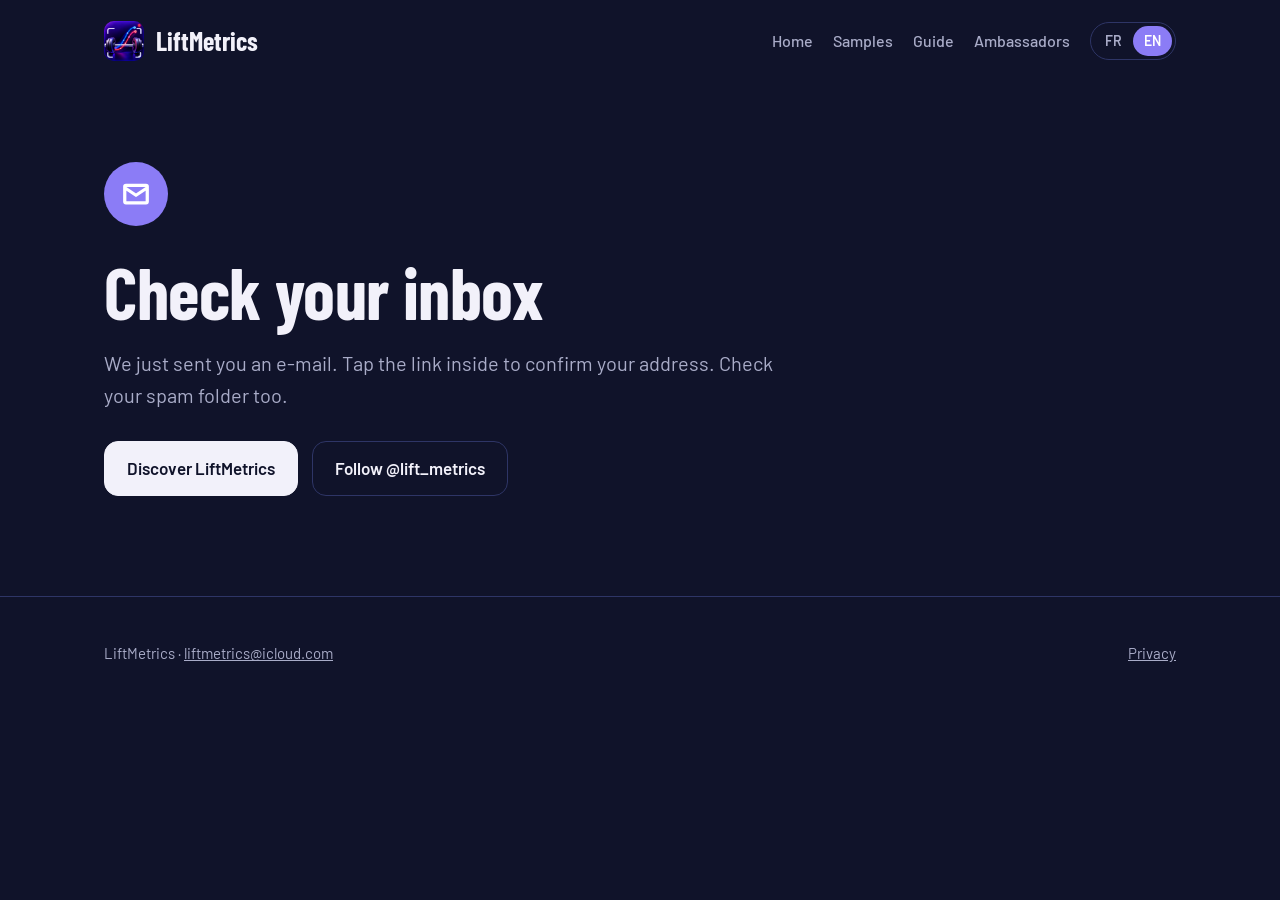
<file: merci/index.html>
<!doctype html>
<html lang="fr" data-l="fr">
<head>
<meta charset="utf-8">
<meta name="viewport" content="width=device-width, initial-scale=1">
<meta name="robots" content="noindex">
<title>LiftMetrics — Merci</title>
<link rel="icon" href="../img/icon.png">
<link rel="preconnect" href="https://fonts.googleapis.com">
<link rel="preconnect" href="https://fonts.gstatic.com" crossorigin>
<link href="https://fonts.googleapis.com/css2?family=Barlow+Condensed:wght@600;700&family=Barlow:wght@400;500;600&display=swap" rel="stylesheet">
<link rel="stylesheet" href="../assets/site.css">
<style>
.thanks{padding:80px 0 40px;max-width:40em}
.thanks .mark{width:64px;height:64px;border-radius:50%;display:grid;place-items:center;background:var(--violet);margin-bottom:28px}
.thanks h1{margin-bottom:18px}
.thanks p{font-size:20px;color:var(--mist)}
.thanks .row{display:flex;gap:14px;flex-wrap:wrap;margin-top:30px}
html:not(.ok) .when-ok, html.ok .when-wait{display:none !important}
</style>
<script>if (/[?&]ok=1/.test(location.search)) document.documentElement.classList.add("ok");</script>
</head>
<body>
<div class="wrap">
  <header class="top">
    <a class="logo" href="../"><img src="../img/icon.png" alt="">LiftMetrics</a>
    <nav class="nav">
      <a href="../"><span lang="fr">Accueil</span><span lang="en">Home</span></a>
      <a href="../samples/"><span lang="fr">Exemples</span><span lang="en">Samples</span></a>
      <a href="../guide/">Guide</a>
      <a href="../ambassador/"><span lang="fr">Ambassadeurs</span><span lang="en">Ambassadors</span></a>
      <span class="lang" role="group" aria-label="Langue / Language"><button data-l="fr" aria-pressed="true">FR</button><button data-l="en" aria-pressed="false">EN</button></span>
    </nav>
  </header>
  <main class="thanks">
    <div class="mark" aria-hidden="true"><svg width="30" height="30" viewBox="0 0 24 24" fill="none" stroke="#fff" stroke-width="2.6" stroke-linecap="round" stroke-linejoin="round"><path class="when-ok" d="M5 12.5l4.5 4.5L19 7.5"/><path class="when-wait" d="M3 7l9 6 9-6M4 5h16a1 1 0 0 1 1 1v12a1 1 0 0 1-1 1H4a1 1 0 0 1-1-1V6a1 1 0 0 1 1-1z"/></svg></div>
    <div class="when-wait">
      <h1><span lang="fr">Vérifie ta boîte mail</span><span lang="en">Check your inbox</span></h1>
      <p><span lang="fr">On vient de t'envoyer un e-mail. Touche le lien qu'il contient pour confirmer ton adresse. Pense à regarder dans les spams.</span><span lang="en">We just sent you an e-mail. Tap the link inside to confirm your address. Check your spam folder too.</span></p>
    </div>
    <div class="when-ok">
      <h1><span lang="fr">C'est confirmé</span><span lang="en">You're in</span></h1>
      <p><span lang="fr">Tu recevras un seul e-mail, le jour où LiftMetrics sortira sur l'App Store, avec le lien pour l'installer.</span><span lang="en">You will get a single e-mail, the day LiftMetrics is released on the App Store, with the link to install it.</span></p>
    </div>
    <div class="row">
      <a class="btn main" href="../"><span lang="fr">Découvrir LiftMetrics</span><span lang="en">Discover LiftMetrics</span></a>
      <a class="btn" href="https://www.instagram.com/lift_metrics"><span lang="fr">Suivre @lift_metrics</span><span lang="en">Follow @lift_metrics</span></a>
    </div>
  </main>
</div>
<footer>
  <div class="wrap">
    <span>LiftMetrics · <a href="mailto:liftmetrics@icloud.com">liftmetrics@icloud.com</a></span>
    <span><a href="../privacy/"><span lang="fr">Confidentialité</span><span lang="en">Privacy</span></a></span>
  </div>
</footer>
<script src="../assets/site.js"></script>
</body>
</html>
</file>
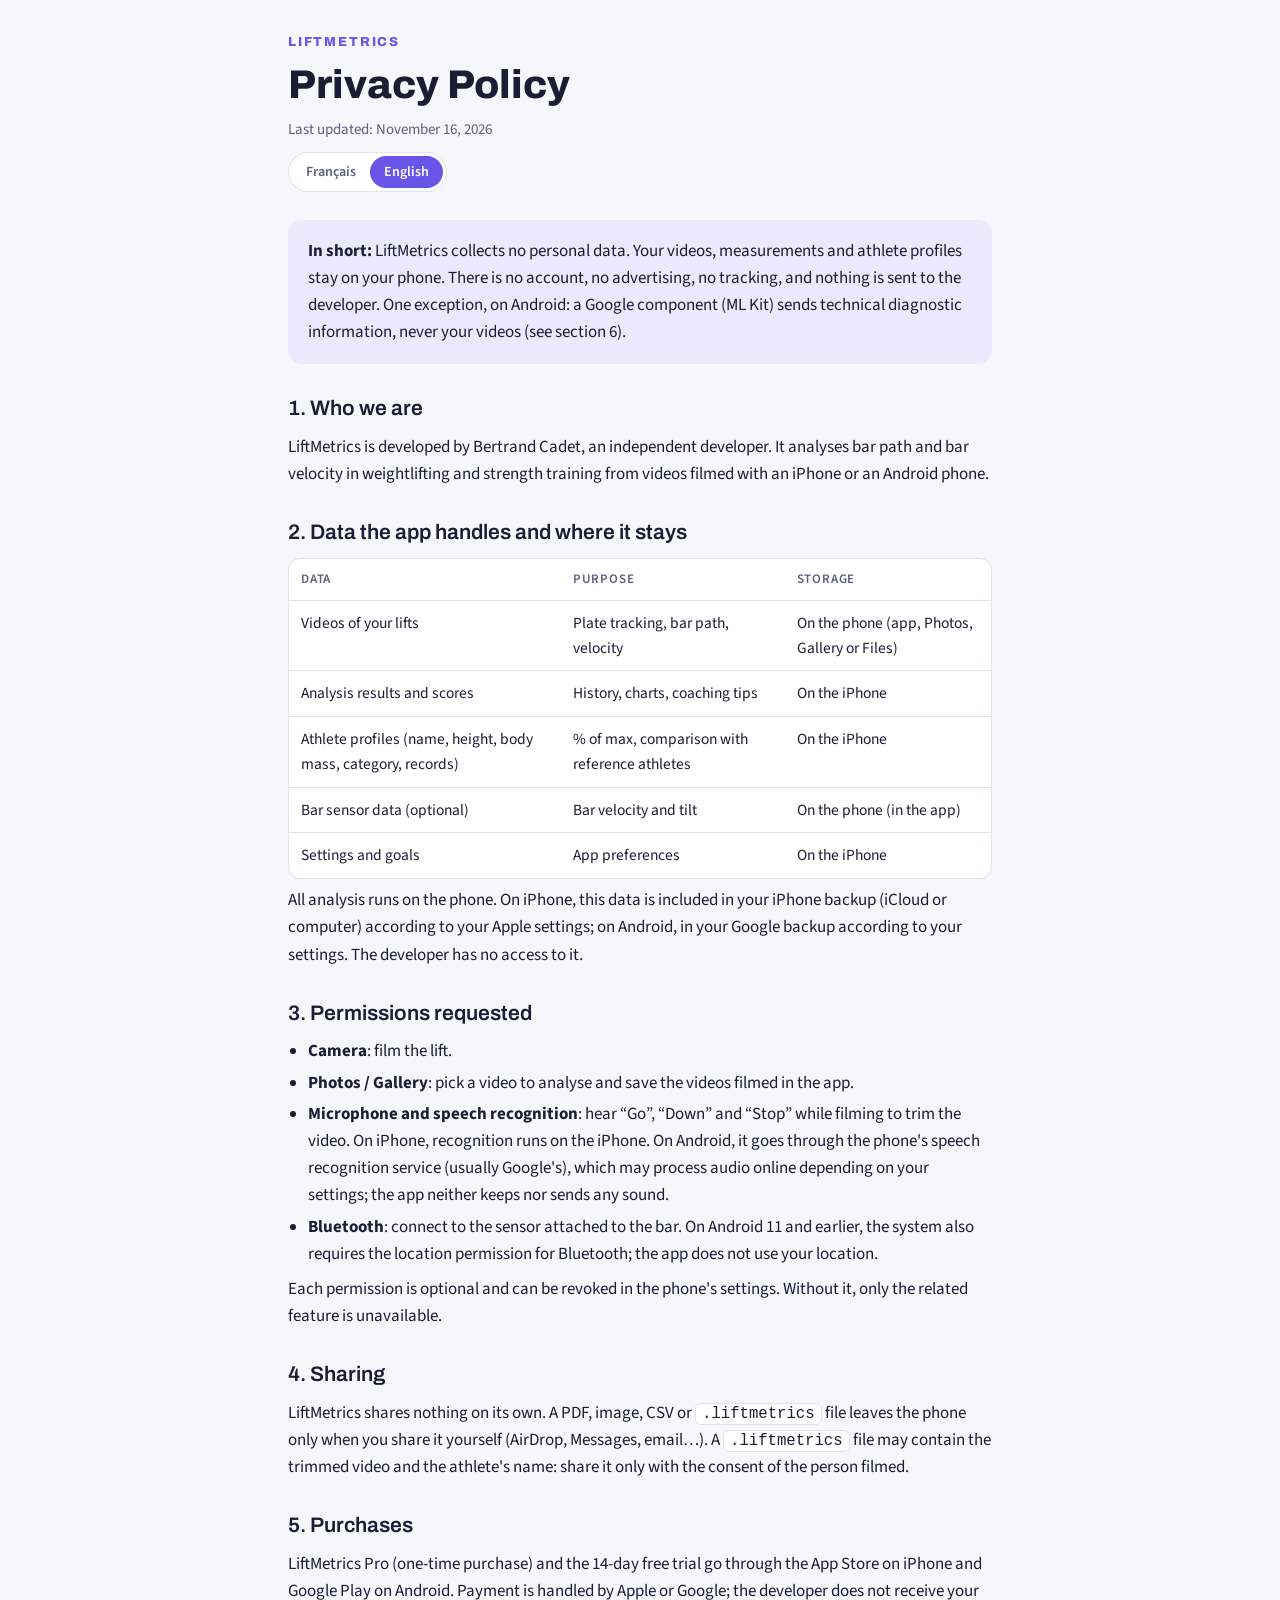
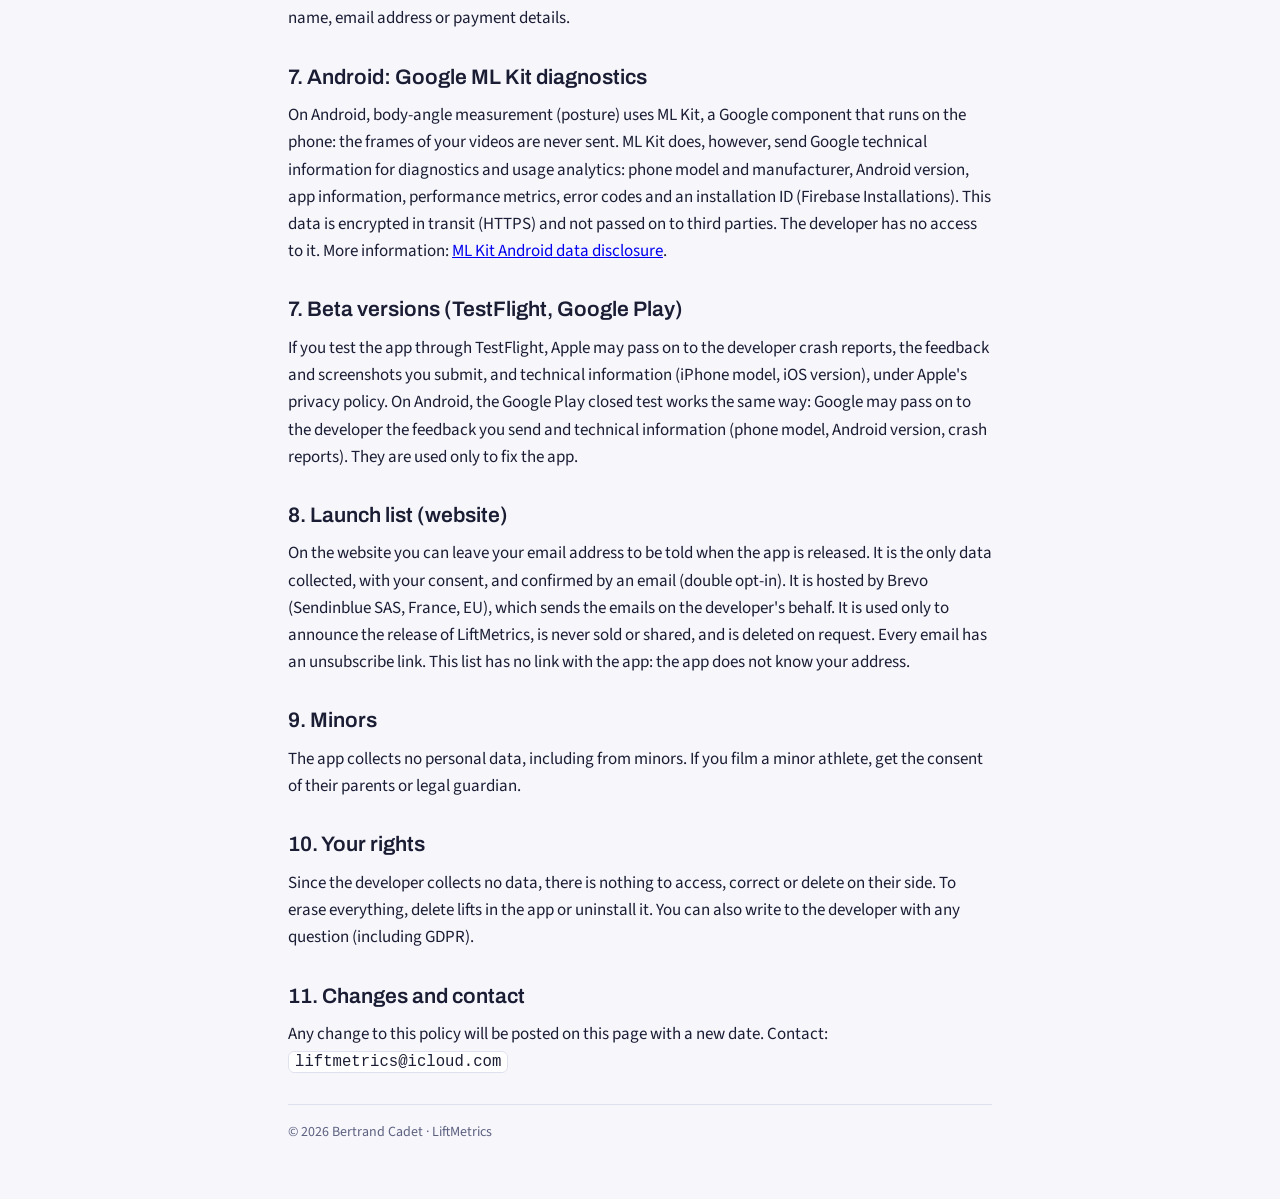
<file: privacy/index.html>
<!doctype html>
<html lang="fr">
<head>
<meta charset="utf-8">
<meta name="viewport" content="width=device-width, initial-scale=1, viewport-fit=cover">
<title>LiftMetrics Confidentialité</title>
<link rel="preconnect" href="https://fonts.googleapis.com">
<link rel="stylesheet" href="https://fonts.googleapis.com/css2?family=Archivo:wght@600;800&family=Source+Sans+3:wght@400;600&display=swap">
<style>
/* Layout : une colonne de lecture (~65 car.), en-tête sobre, bascule FR/EN, sommaire en pastilles */
:root{
  --bg:#f6f6fb; --surface:#ffffff; --fg:#1a1d33; --muted:#5d6180; --line:#dfe1ee;
  --accent:#6a55e8; --accent-soft:#ece9fd;
  --display:"Archivo", "Helvetica Neue", Arial, sans-serif;
  --body:"Source Sans 3", -apple-system, "Segoe UI", Roboto, sans-serif;
}
@media (prefers-color-scheme: dark){:root:not([data-theme="light"]){
  --bg:#12162b; --surface:#1a1f3a; --fg:#e9eaf5; --muted:#a3a7c4; --line:#2c3256;
  --accent:#a596ff; --accent-soft:#272b52; color-scheme:dark}}
:root[data-theme="dark"]{
  --bg:#12162b; --surface:#1a1f3a; --fg:#e9eaf5; --muted:#a3a7c4; --line:#2c3256;
  --accent:#a596ff; --accent-soft:#272b52; color-scheme:dark}
*{box-sizing:border-box}
body{margin:0;background:var(--bg);color:var(--fg);font-family:var(--body);font-size:17px;line-height:1.6;
  padding-left:max(16px,env(safe-area-inset-left,0px));padding-right:max(16px,env(safe-area-inset-right,0px));padding-block:32px 56px}
.wrap{max-width:44rem;margin:0 auto;display:flex;flex-direction:column;gap:28px}
header{display:flex;flex-direction:column;gap:10px}
.brand{font-family:var(--display);font-weight:800;letter-spacing:.14em;text-transform:uppercase;font-size:13px;color:var(--accent)}
h1{font-family:var(--display);font-weight:800;font-size:clamp(28px,6vw,40px);line-height:1.12;margin:0;text-wrap:balance}
.meta{color:var(--muted);font-size:15px}
.lang{display:inline-flex;border:1px solid var(--line);border-radius:999px;padding:3px;background:var(--surface);align-self:flex-start}
.lang button{font:600 14px var(--body);border:0;background:transparent;color:var(--muted);padding:6px 14px;border-radius:999px;cursor:pointer}
.lang button[aria-pressed="true"]{background:var(--accent);color:#fff}
.lang button:focus-visible{outline:2px solid var(--accent);outline-offset:2px}
.summary{background:var(--accent-soft);border-radius:14px;padding:18px 20px}
.summary p{margin:0}
section{display:flex;flex-direction:column;gap:8px}
h2{font-family:var(--display);font-weight:600;font-size:21px;margin:0;text-wrap:balance}
p,ul{margin:0}
ul{padding-left:1.2em;display:flex;flex-direction:column;gap:4px}
table{width:100%;border-collapse:collapse;font-size:15.5px;background:var(--surface);border-radius:12px;overflow:hidden}
th,td{text-align:left;padding:10px 12px;border-bottom:1px solid var(--line);vertical-align:top}
th{font-weight:600;color:var(--muted);font-size:13px;letter-spacing:.06em;text-transform:uppercase}
tr:last-child td{border-bottom:0}
.tbl{overflow-x:auto;border:1px solid var(--line);border-radius:12px}
code,.mail{font-family:ui-monospace,SFMono-Regular,Menlo,monospace;font-size:.92em;background:var(--surface);border:1px solid var(--line);padding:1px 6px;border-radius:6px;user-select:all}
footer{color:var(--muted);font-size:14px;border-top:1px solid var(--line);padding-top:16px}
</style>
</head>
<body>


<div class="wrap">
  <header>
    <div class="brand">LiftMetrics</div>
    <h1 data-fr="Politique de confidentialité" data-en="Privacy Policy">Politique de confidentialité</h1>
    <div class="meta" data-fr="Dernière mise à jour : 16 novembre 2026" data-en="Last updated: November 16, 2026">Dernière mise à jour : 16 novembre 2026</div>
    <div class="lang" role="group" aria-label="Langue / Language">
      <button id="btn-fr" aria-pressed="true" onclick="setLang('fr')">Français</button>
      <button id="btn-en" aria-pressed="false" onclick="setLang('en')">English</button>
    </div>
  </header>

  <div class="summary"><p data-fr="<strong>En bref :</strong> LiftMetrics ne collecte aucune donnée personnelle. Tes vidéos, tes mesures et tes fiches d'athlètes restent sur ton téléphone. Il n'y a ni compte, ni publicité, ni pistage, et rien n'est envoyé au développeur. Seule exception, sur Android : un composant de Google (ML Kit) transmet des informations techniques de diagnostic, jamais tes vidéos (voir la section 6)."
     data-en="<strong>In short:</strong> LiftMetrics collects no personal data. Your videos, measurements and athlete profiles stay on your phone. There is no account, no advertising, no tracking, and nothing is sent to the developer. One exception, on Android: a Google component (ML Kit) sends technical diagnostic information, never your videos (see section 6)."></p></div>

  <section>
    <h2 data-fr="1. Qui sommes-nous" data-en="1. Who we are"></h2>
    <p data-fr="LiftMetrics est développée par Bertrand Cadet, développeur indépendant. Elle analyse la trajectoire et la vitesse de la barre en haltérophilie et en musculation à partir de vidéos filmées avec un iPhone ou un téléphone Android."
       data-en="LiftMetrics is developed by Bertrand Cadet, an independent developer. It analyses bar path and bar velocity in weightlifting and strength training from videos filmed with an iPhone or an Android phone."></p>
  </section>

  <section>
    <h2 data-fr="2. Données traitées et où elles restent" data-en="2. Data the app handles and where it stays"></h2>
    <div class="tbl"><table>
      <thead><tr><th data-fr="Donnée" data-en="Data"></th><th data-fr="Usage" data-en="Purpose"></th><th data-fr="Stockage" data-en="Storage"></th></tr></thead>
      <tbody>
        <tr><td data-fr="Vidéos de tes barres" data-en="Videos of your lifts"></td><td data-fr="Suivi du disque, trajectoire, vitesse" data-en="Plate tracking, bar path, velocity"></td><td data-fr="Sur le téléphone (app, Photos, Galerie ou Fichiers)" data-en="On the phone (app, Photos, Gallery or Files)"></td></tr>
        <tr><td data-fr="Mesures et notes des analyses" data-en="Analysis results and scores"></td><td data-fr="Historique, graphes, conseils" data-en="History, charts, coaching tips"></td><td data-fr="Sur l'iPhone" data-en="On the iPhone"></td></tr>
        <tr><td data-fr="Fiches athlètes (nom, taille, masse, catégorie, records)" data-en="Athlete profiles (name, height, body mass, category, records)"></td><td data-fr="% du max, comparaison aux athlètes de référence" data-en="% of max, comparison with reference athletes"></td><td data-fr="Sur l'iPhone" data-en="On the iPhone"></td></tr>
        <tr><td data-fr="Données du capteur de barre (optionnel)" data-en="Bar sensor data (optional)"></td><td data-fr="Vitesse et inclinaison de la barre" data-en="Bar velocity and tilt"></td><td data-fr="Sur le téléphone (dans l'app)" data-en="On the phone (in the app)"></td></tr>
        <tr><td data-fr="Réglages et objectifs" data-en="Settings and goals"></td><td data-fr="Préférences de l'app" data-en="App preferences"></td><td data-fr="Sur l'iPhone" data-en="On the iPhone"></td></tr>
      </tbody>
    </table></div>
    <p data-fr="Toute l'analyse est faite sur le téléphone. Sur iPhone, ces données font partie de la sauvegarde de l'iPhone (iCloud ou ordinateur) selon tes réglages Apple ; sur Android, de la sauvegarde Google selon tes réglages. Le développeur n'y a pas accès."
       data-en="All analysis runs on the phone. On iPhone, this data is included in your iPhone backup (iCloud or computer) according to your Apple settings; on Android, in your Google backup according to your settings. The developer has no access to it."></p>
  </section>

  <section>
    <h2 data-fr="3. Autorisations demandées" data-en="3. Permissions requested"></h2>
    <ul>
      <li data-fr="<strong>Caméra</strong> : filmer la barre." data-en="<strong>Camera</strong>: film the lift."></li>
      <li data-fr="<strong>Photos / Galerie</strong> : choisir une vidéo à analyser et enregistrer les vidéos filmées dans l'app." data-en="<strong>Photos / Gallery</strong>: pick a video to analyse and save the videos filmed in the app."></li>
      <li data-fr="<strong>Micro et reconnaissance vocale</strong> : entendre « Go », « Down » et « Stop » pendant le tournage pour découper la vidéo. Sur iPhone, la reconnaissance se fait sur l'iPhone. Sur Android, elle passe par le service de reconnaissance vocale du téléphone (en général celui de Google), qui peut traiter l'audio en ligne selon tes réglages ; l'app ne garde ni n'envoie aucun son." data-en="<strong>Microphone and speech recognition</strong>: hear “Go”, “Down” and “Stop” while filming to trim the video. On iPhone, recognition runs on the iPhone. On Android, it goes through the phone's speech recognition service (usually Google's), which may process audio online depending on your settings; the app neither keeps nor sends any sound."></li>
      <li data-fr="<strong>Bluetooth</strong> : se connecter au capteur fixé sur la barre. Sur Android 11 et plus ancien, le système exige aussi l'autorisation de localisation pour le Bluetooth ; l'app n'utilise pas ta position." data-en="<strong>Bluetooth</strong>: connect to the sensor attached to the bar. On Android 11 and earlier, the system also requires the location permission for Bluetooth; the app does not use your location."></li>
    </ul>
    <p data-fr="Chaque autorisation est facultative et peut être retirée dans les réglages du téléphone. Sans elle, seule la fonction concernée est indisponible."
       data-en="Each permission is optional and can be revoked in the phone's settings. Without it, only the related feature is unavailable."></p>
  </section>

  <section>
    <h2 data-fr="4. Partage" data-en="4. Sharing"></h2>
    <p data-fr="LiftMetrics ne partage rien de lui-même. Un PDF, une image, un CSV ou un fichier <code>.liftmetrics</code> ne quitte le téléphone que si tu le partages toi-même (AirDrop, Messages, e-mail…). Un fichier <code>.liftmetrics</code> peut contenir la vidéo découpée et le nom de l'athlète : partage-le seulement avec l'accord de la personne filmée."
       data-en="LiftMetrics shares nothing on its own. A PDF, image, CSV or <code>.liftmetrics</code> file leaves the phone only when you share it yourself (AirDrop, Messages, email…). A <code>.liftmetrics</code> file may contain the trimmed video and the athlete's name: share it only with the consent of the person filmed."></p>
  </section>

  <section>
    <h2 data-fr="5. Achats" data-en="5. Purchases"></h2>
    <p data-fr="LiftMetrics Pro (achat unique) et l'essai gratuit de 14 jours passent par l'App Store sur iPhone et par Google Play sur Android. Le paiement est traité par Apple ou Google ; le développeur ne reçoit ni ton nom, ni ton adresse e-mail, ni tes données bancaires."
       data-en="LiftMetrics Pro (one-time purchase) and the 14-day free trial go through the App Store on iPhone and Google Play on Android. Payment is handled by Apple or Google; the developer does not receive your name, email address or payment details."></p>
  </section>

  <section>
    <h2 data-fr="6. Android : diagnostics de Google ML Kit" data-en="7. Android: Google ML Kit diagnostics"></h2>
    <p data-fr="Sur Android, la mesure des angles du corps (posture) utilise ML Kit, un composant de Google qui fonctionne sur le téléphone : les images de tes vidéos ne sont jamais envoyées. ML Kit transmet en revanche à Google des informations techniques pour le diagnostic et les statistiques d'utilisation : modèle et fabricant du téléphone, version d'Android, informations sur l'app, mesures de performance, codes d'erreur et un identifiant d'installation (Firebase Installations). Ces données sont chiffrées pendant le transfert (HTTPS) et ne sont pas transmises à des tiers. Le développeur n'y a pas accès. Plus d'informations : <a href='https://developers.google.com/ml-kit/android-data-disclosure'>ML Kit Android data disclosure</a>."
       data-en="On Android, body-angle measurement (posture) uses ML Kit, a Google component that runs on the phone: the frames of your videos are never sent. ML Kit does, however, send Google technical information for diagnostics and usage analytics: phone model and manufacturer, Android version, app information, performance metrics, error codes and an installation ID (Firebase Installations). This data is encrypted in transit (HTTPS) and not passed on to third parties. The developer has no access to it. More information: <a href='https://developers.google.com/ml-kit/android-data-disclosure'>ML Kit Android data disclosure</a>."></p>
  </section>
  <section>
    <h2 data-fr="7. Versions de test (TestFlight, Google Play)" data-en="7. Beta versions (TestFlight, Google Play)"></h2>
    <p data-fr="Si tu testes l'app via TestFlight, Apple peut transmettre au développeur les rapports de plantage, les retours et captures d'écran que tu envoies, ainsi que des informations techniques (modèle d'iPhone, version d'iOS), selon la politique de confidentialité d'Apple. Sur Android, le test fermé de Google Play fonctionne de la même façon : Google peut transmettre au développeur les retours que tu envoies et des informations techniques (modèle du téléphone, version d'Android, rapports de plantage). Ils servent uniquement à corriger l'app."
       data-en="If you test the app through TestFlight, Apple may pass on to the developer crash reports, the feedback and screenshots you submit, and technical information (iPhone model, iOS version), under Apple's privacy policy. On Android, the Google Play closed test works the same way: Google may pass on to the developer the feedback you send and technical information (phone model, Android version, crash reports). They are used only to fix the app."></p>
  </section>

  <section>
    <h2 data-fr="8. Liste de sortie (site web)" data-en="8. Launch list (website)"></h2>
    <p data-fr="Sur le site, tu peux laisser ton adresse e-mail pour être averti de la sortie de l'app. C'est la seule donnée collectée, avec ton accord, et confirmée par un e-mail (double confirmation). Elle est hébergée par Brevo (Sendinblue SAS, France, UE), qui envoie les e-mails pour le compte du développeur. Elle sert uniquement à annoncer la sortie de LiftMetrics, n'est jamais revendue ni partagée, et est supprimée sur simple demande. Chaque e-mail contient un lien de désinscription. Cette liste n'a aucun lien avec l'app : l'app ne connaît pas ton adresse."
       data-en="On the website you can leave your email address to be told when the app is released. It is the only data collected, with your consent, and confirmed by an email (double opt-in). It is hosted by Brevo (Sendinblue SAS, France, EU), which sends the emails on the developer's behalf. It is used only to announce the release of LiftMetrics, is never sold or shared, and is deleted on request. Every email has an unsubscribe link. This list has no link with the app: the app does not know your address."></p>
  </section>

  <section>
    <h2 data-fr="9. Mineurs" data-en="9. Minors"></h2>
    <p data-fr="L'app ne collecte aucune donnée personnelle, y compris pour les mineurs. Si tu filmes un athlète mineur, obtiens l'accord de ses parents ou de son représentant légal."
       data-en="The app collects no personal data, including from minors. If you film a minor athlete, get the consent of their parents or legal guardian."></p>
  </section>

  <section>
    <h2 data-fr="10. Tes droits" data-en="10. Your rights"></h2>
    <p data-fr="Comme aucune donnée n'est collectée par le développeur, il n'y a rien à consulter, corriger ou supprimer de son côté. Pour tout effacer, supprime les barres dans l'app ou désinstalle-la. Tu peux aussi écrire au développeur pour toute question (RGPD compris)."
       data-en="Since the developer collects no data, there is nothing to access, correct or delete on their side. To erase everything, delete lifts in the app or uninstall it. You can also write to the developer with any question (including GDPR)."></p>
  </section>

  <section>
    <h2 data-fr="11. Modifications et contact" data-en="11. Changes and contact"></h2>
    <p data-fr="Toute modification de cette politique sera publiée sur cette page avec une nouvelle date. Contact : <span class='mail'>liftmetrics@icloud.com</span>"
       data-en="Any change to this policy will be posted on this page with a new date. Contact: <span class='mail'>liftmetrics@icloud.com</span>"></p>
  </section>

  <footer data-fr="© 2026 Bertrand Cadet · LiftMetrics" data-en="© 2026 Bertrand Cadet · LiftMetrics"></footer>
</div>

<script>
function setLang(l){
  document.documentElement.lang=l;
  document.querySelectorAll('[data-fr]').forEach(function(el){el.innerHTML=el.getAttribute('data-'+l);});
  document.getElementById('btn-fr').setAttribute('aria-pressed',l==='fr');
  document.getElementById('btn-en').setAttribute('aria-pressed',l==='en');
  try{localStorage.setItem('lang',l);}catch(e){}
}
var start='fr';
try{ if(location.hash==='#en') start='en'; else { var s=localStorage.getItem('lang'); if(s) start=s; else if(!(navigator.language||'fr').startsWith('fr')) start='en'; } }catch(e){}
setLang(start);
</script>

</body>
</html>
</file>
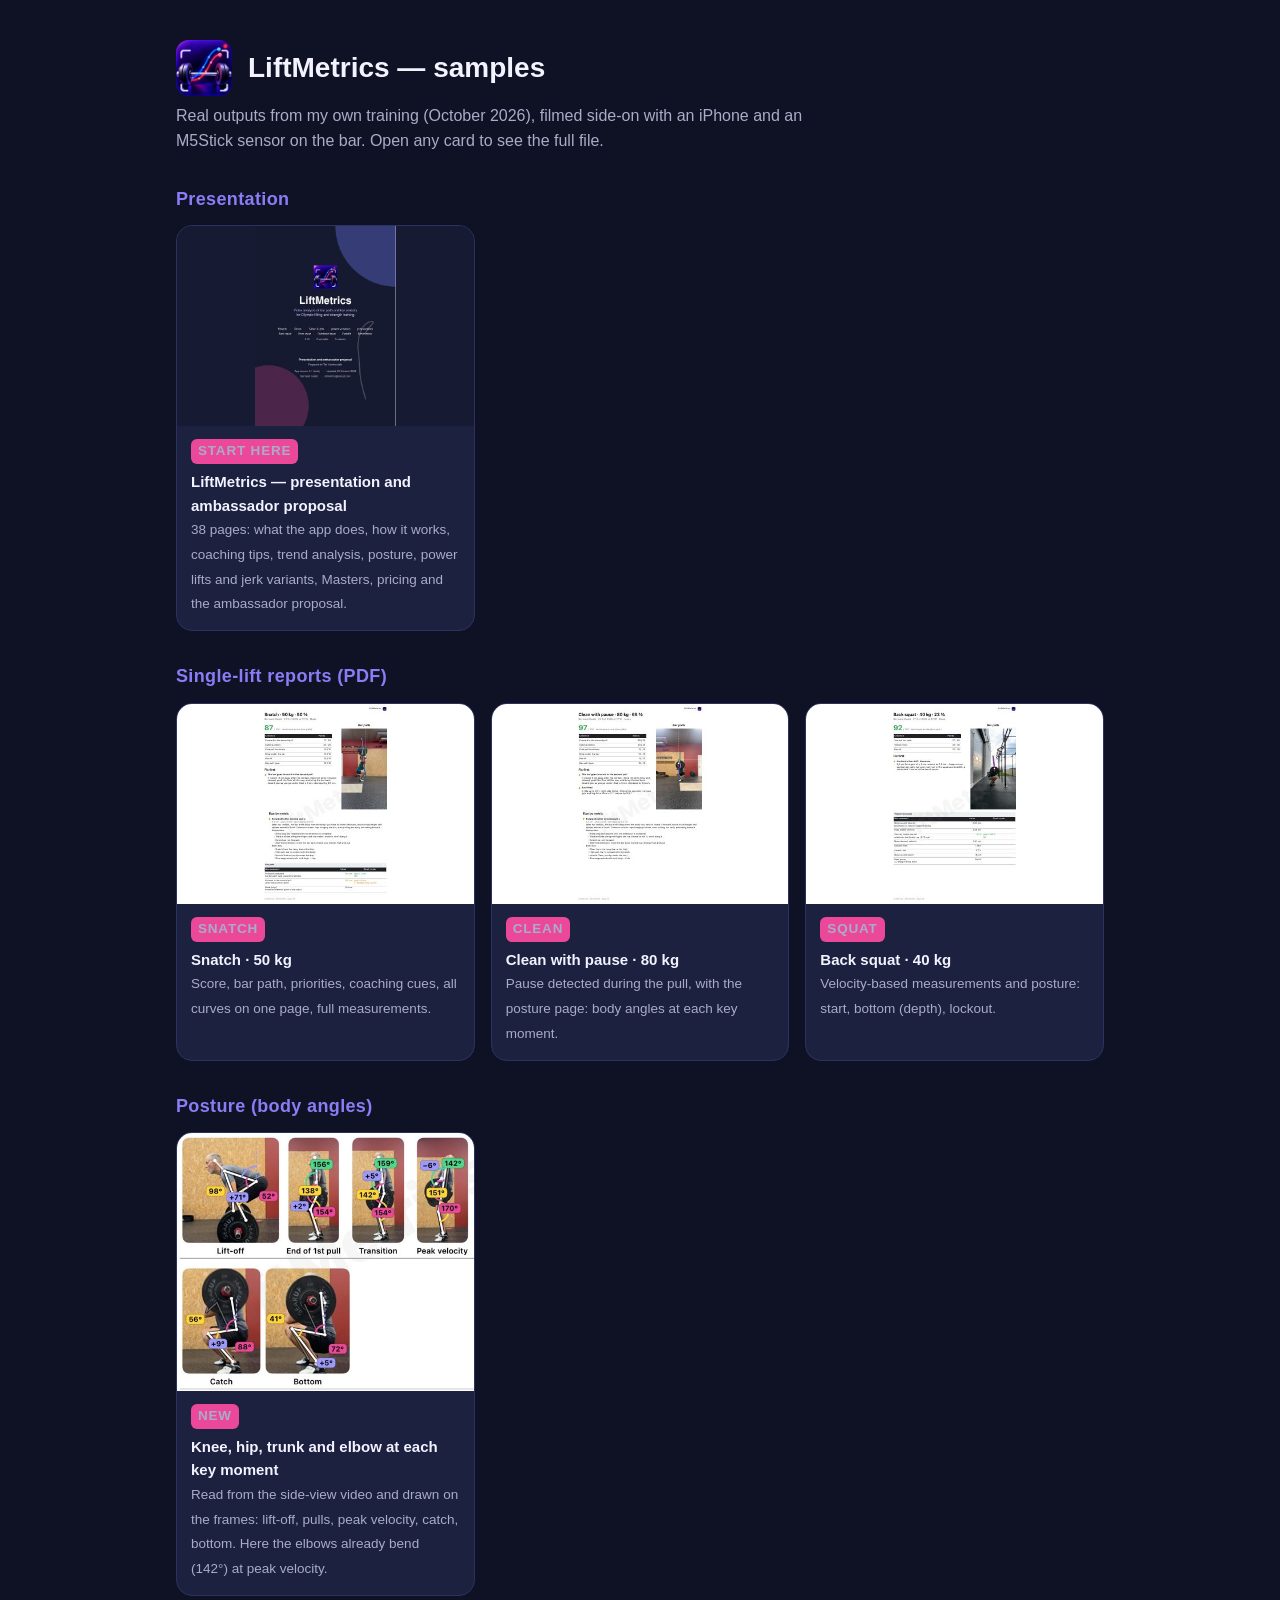
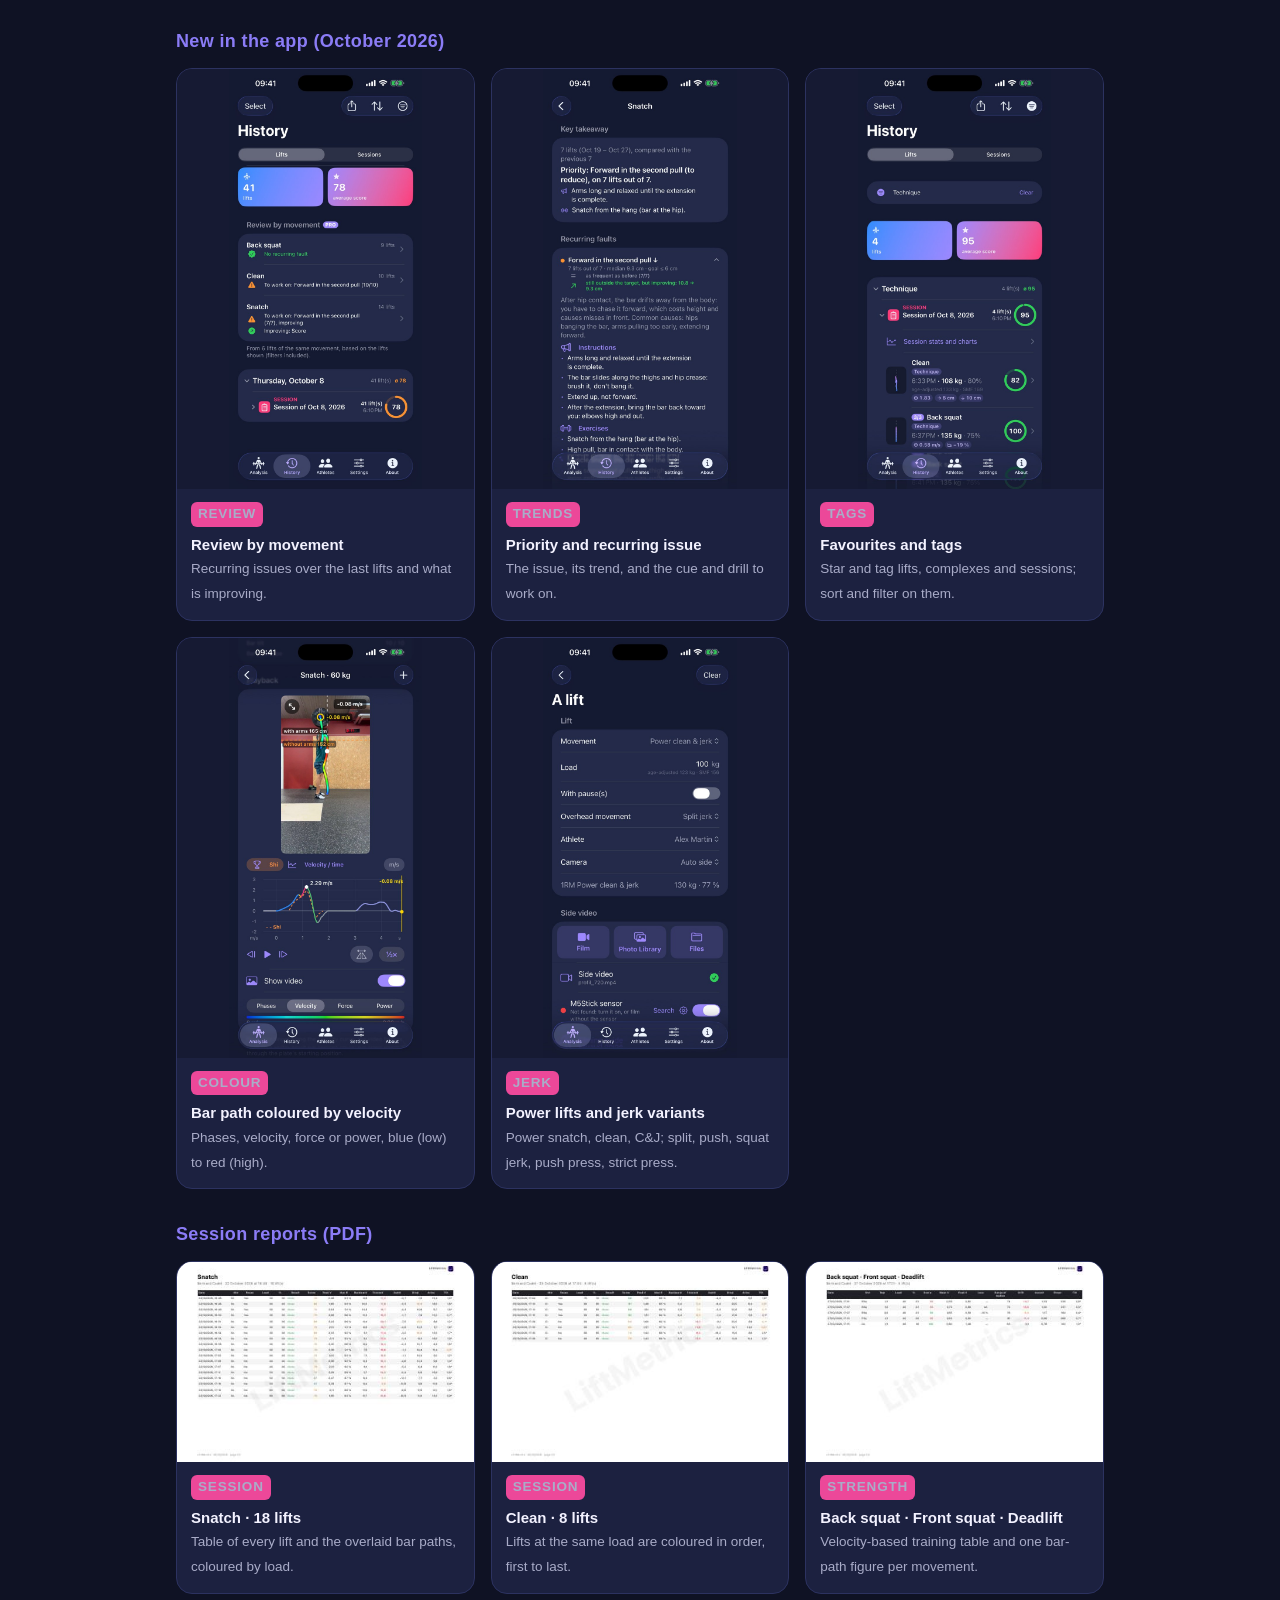
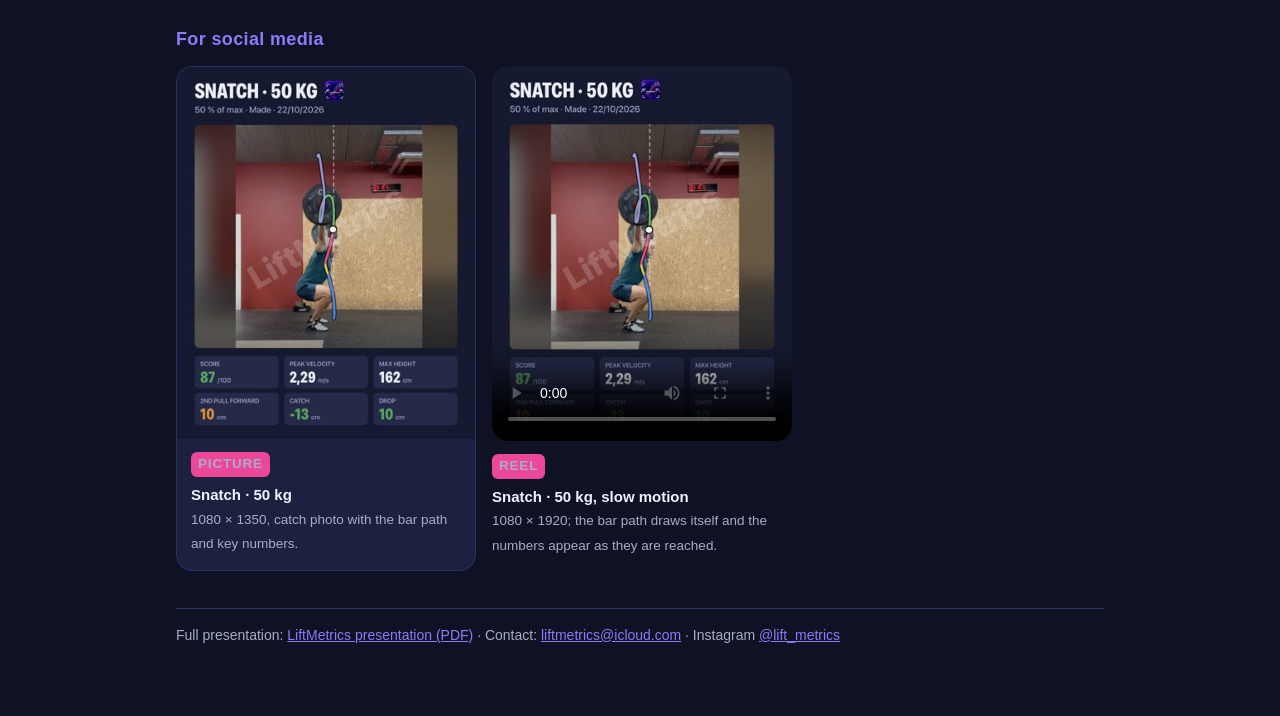
<file: samples/index.html>
<!doctype html>
<html lang="en">
<head>
<meta charset="utf-8">
<meta name="viewport" content="width=device-width, initial-scale=1">
<title>LiftMetrics — Samples</title>
<meta name="description" content="Real reports, pictures and videos produced by LiftMetrics from training sessions.">
<style>
  :root { --bg:#0f1224; --card:#1c2140; --ink:#f3f2ff; --muted:#a9acc8; --accent:#8b7cf6; --pink:#ec4899; }
  * { box-sizing: border-box; }
  body { margin:0; background:var(--bg); color:var(--ink); font:16px/1.55 -apple-system, BlinkMacSystemFont, "Helvetica Neue", Helvetica, Arial, sans-serif; }
  .wrap { max-width:960px; margin:0 auto; padding:40px 16px 56px; }
  header { display:flex; align-items:center; gap:16px; margin-bottom:8px; }
  header img { width:56px; height:56px; border-radius:13px; }
  h1 { font-size:28px; margin:0; }
  .lead { color:var(--muted); margin:6px 0 28px; max-width:680px; }
  h2 { font-size:18px; margin:32px 0 12px; color:var(--accent); letter-spacing:.02em; }
  .grid { display:grid; grid-template-columns:repeat(auto-fill, minmax(260px, 1fr)); gap:16px; }
  a.card { display:block; background:var(--card); border-radius:16px; overflow:hidden; color:inherit; text-decoration:none; border:1px solid #2c3260; transition:transform .15s, border-color .15s; }
  a.card:hover { transform:translateY(-2px); border-color:var(--accent); }
  .thumb { background:#fff; display:flex; align-items:center; justify-content:center; height:200px; overflow:hidden; }
  .thumb.dark { background:#161a33; }
  .thumb img { max-width:100%; max-height:100%; display:block; }
  .meta { padding:12px 14px 14px; }
  .meta b { display:block; font-size:15px; }
  .meta span { color:var(--muted); font-size:13.5px; }
  .tag { display:inline-block; font-size:11px; font-weight:700; letter-spacing:.06em; color:#fff; background:var(--pink); border-radius:6px; padding:2px 7px; margin-bottom:6px; }
  video { width:100%; max-width:360px; border-radius:16px; display:block; background:#000; }
  .media { display:flex; flex-wrap:wrap; gap:16px; align-items:flex-start; }
  .note { color:var(--muted); font-size:14px; margin-top:36px; border-top:1px solid #2c3260; padding-top:16px; }
  .note a { color:var(--accent); }
</style>
</head>
<body>
<div class="wrap">
  <header>
    <img src="icon.png" alt="">
    <h1>LiftMetrics — samples</h1>
  </header>
  <p class="lead">Real outputs from my own training (October 2026), filmed side-on with an iPhone and an M5Stick sensor on the bar. Open any card to see the full file.</p>

  <h2>Presentation</h2>
  <div class="grid">
    <a class="card" href="../presentation/LiftMetrics_presentation_EN.pdf"><div class="thumb dark"><img src="thumb_presentation-1.jpg" alt="Presentation cover"></div>
      <div class="meta"><span class="tag">START HERE</span><b>LiftMetrics — presentation and ambassador proposal</b><span>38 pages: what the app does, how it works, coaching tips, trend analysis, posture, power lifts and jerk variants, Masters, pricing and the ambassador proposal.</span></div></a>
  </div>

  <h2>Single-lift reports (PDF)</h2>
  <div class="grid">
    <a class="card" href="lift_snatch_50kg.pdf"><div class="thumb"><img src="thumb_lift_snatch_50kg-1.jpg" alt="Snatch report, page 1"></div>
      <div class="meta"><span class="tag">SNATCH</span><b>Snatch · 50 kg</b><span>Score, bar path, priorities, coaching cues, all curves on one page, full measurements.</span></div></a>
    <a class="card" href="lift_clean_pause_80kg.pdf"><div class="thumb"><img src="thumb_lift_clean_pause_80kg-1.jpg" alt="Clean report, page 1"></div>
      <div class="meta"><span class="tag">CLEAN</span><b>Clean with pause · 80 kg</b><span>Pause detected during the pull, with the posture page: body angles at each key moment.</span></div></a>
    <a class="card" href="lift_backsquat_40kg.pdf"><div class="thumb"><img src="thumb_lift_backsquat_40kg-1.jpg" alt="Back squat report, page 1"></div>
      <div class="meta"><span class="tag">SQUAT</span><b>Back squat · 40 kg</b><span>Velocity-based measurements and posture: start, bottom (depth), lockout.</span></div></a>
  </div>

  <h2>Posture (body angles)</h2>
  <div class="grid">
    <a class="card" href="lift_clean_pause_80kg.pdf"><div class="thumb" style="height:auto"><img src="thumb_posture_clean.jpg" alt="Posture frames of a clean"></div>
      <div class="meta"><span class="tag">NEW</span><b>Knee, hip, trunk and elbow at each key moment</b><span>Read from the side-view video and drawn on the frames: lift-off, pulls, peak velocity, catch, bottom. Here the elbows already bend (142°) at peak velocity.</span></div></a>
  </div>

  <h2>New in the app (October 2026)</h2>
  <div class="grid">
    <a class="card" href="shot_review.jpg"><div class="thumb dark" style="height:420px"><img src="shot_review.jpg" alt="Review by movement"></div>
      <div class="meta"><span class="tag">REVIEW</span><b>Review by movement</b><span>Recurring issues over the last lifts and what is improving.</span></div></a>
    <a class="card" href="shot_review_detail.jpg"><div class="thumb dark" style="height:420px"><img src="shot_review_detail.jpg" alt="Priority and recurring issue"></div>
      <div class="meta"><span class="tag">TRENDS</span><b>Priority and recurring issue</b><span>The issue, its trend, and the cue and drill to work on.</span></div></a>
    <a class="card" href="shot_tags.jpg"><div class="thumb dark" style="height:420px"><img src="shot_tags.jpg" alt="Favourites and tags"></div>
      <div class="meta"><span class="tag">TAGS</span><b>Favourites and tags</b><span>Star and tag lifts, complexes and sessions; sort and filter on them.</span></div></a>
    <a class="card" href="shot_color.jpg"><div class="thumb dark" style="height:420px"><img src="shot_color.jpg" alt="Bar path coloured by velocity"></div>
      <div class="meta"><span class="tag">COLOUR</span><b>Bar path coloured by velocity</b><span>Phases, velocity, force or power, blue (low) to red (high).</span></div></a>
    <a class="card" href="shot_jerk.jpg"><div class="thumb dark" style="height:420px"><img src="shot_jerk.jpg" alt="Power lifts and jerk variants"></div>
      <div class="meta"><span class="tag">JERK</span><b>Power lifts and jerk variants</b><span>Power snatch, clean, C&J; split, push, squat jerk, push press, strict press.</span></div></a>
  </div>

  <h2>Session reports (PDF)</h2>
  <div class="grid">
    <a class="card" href="session_snatch.pdf"><div class="thumb"><img src="thumb_session_snatch-1.jpg" alt="Snatch session"></div>
      <div class="meta"><span class="tag">SESSION</span><b>Snatch · 18 lifts</b><span>Table of every lift and the overlaid bar paths, coloured by load.</span></div></a>
    <a class="card" href="session_clean.pdf"><div class="thumb"><img src="thumb_session_clean-1.jpg" alt="Clean session"></div>
      <div class="meta"><span class="tag">SESSION</span><b>Clean · 8 lifts</b><span>Lifts at the same load are coloured in order, first to last.</span></div></a>
    <a class="card" href="session_squat_deadlift.pdf"><div class="thumb"><img src="thumb_session_squat_deadlift-1.jpg" alt="Strength session"></div>
      <div class="meta"><span class="tag">STRENGTH</span><b>Back squat · Front squat · Deadlift</b><span>Velocity-based training table and one bar-path figure per movement.</span></div></a>
  </div>

  <h2>For social media</h2>
  <div class="media">
    <a class="card" href="social_picture_snatch.jpg" style="width:300px"><div class="thumb dark" style="height:auto"><img src="thumb_social.jpg" alt="Social media picture"></div>
      <div class="meta"><span class="tag">PICTURE</span><b>Snatch · 50 kg</b><span>1080 × 1350, catch photo with the bar path and key numbers.</span></div></a>
    <div style="width:300px">
      <video src="social_reel_snatch.mp4" controls playsinline preload="metadata" poster="thumb_social.jpg"></video>
      <div class="meta" style="padding-left:0"><span class="tag">REEL</span><b>Snatch · 50 kg, slow motion</b><span>1080 × 1920; the bar path draws itself and the numbers appear as they are reached.</span></div>
    </div>
  </div>

  <p class="note">Full presentation: <a href="../presentation/LiftMetrics_presentation_EN.pdf">LiftMetrics presentation (PDF)</a> · Contact: <a href="mailto:liftmetrics@icloud.com">liftmetrics@icloud.com</a> · Instagram <a href="https://www.instagram.com/lift_metrics">@lift_metrics</a></p>
</div>
</body>
</html>
</file>
<file: assets/site.css>
/* Pages secondaires du site LiftMetrics (guide, ambassadeurs) : mêmes repères que la page d'accueil. */
:root{
  --night:#10132a; --deep:#0b0e20; --panel:#1b2045; --line:#2e3566;
  --chalk:#f2f1fa; --mist:#a9acc8;
  --violet:#8b7cf6; --pull1:#4f8ef7; --trans:#f5c04a; --pull2:#ec4899; --under:#34c27a; --catch:#9aa0c3;
}
*{box-sizing:border-box}
html{scroll-behavior:smooth}
body{margin:0;background:var(--night);color:var(--chalk);font:17px/1.6 Barlow,system-ui,sans-serif;-webkit-font-smoothing:antialiased}
html[data-l="fr"] [lang="en"], html[data-l="en"] [lang="fr"]{display:none !important}
a{color:inherit}
img{max-width:100%;display:block}
.wrap{max-width:1120px;margin:0 auto;padding:0 24px}
h1,h2,h3{font-family:"Barlow Condensed",Barlow,sans-serif;font-weight:700;line-height:1.05;margin:0}
h1{font-size:clamp(42px,6vw,72px);letter-spacing:-.4px}
h2{font-size:clamp(30px,3.6vw,42px);margin:0 0 14px}
h3{font-size:24px;margin:22px 0 6px}
p{margin:0 0 14px}
.muted{color:var(--mist)}
:focus-visible{outline:3px solid var(--trans);outline-offset:3px;border-radius:6px}

.top{display:flex;align-items:center;justify-content:space-between;gap:16px;padding:20px 0;flex-wrap:wrap}
.logo{display:flex;align-items:center;gap:12px;text-decoration:none;font-family:"Barlow Condensed",Barlow,sans-serif;font-weight:700;font-size:26px}
.logo img{width:40px;height:40px;border-radius:10px}
.nav{display:flex;gap:20px;align-items:center;font-weight:500;font-size:16px;flex-wrap:wrap}
.nav a{text-decoration:none;color:var(--mist)} .nav a:hover,.nav a[aria-current="page"]{color:var(--chalk)}
.nav a[aria-current="page"]{text-decoration:underline;text-decoration-color:var(--violet);text-decoration-thickness:2px;text-underline-offset:6px}
.lang{display:flex;border:1px solid var(--line);border-radius:999px;padding:3px}
.lang button{font:inherit;font-size:14px;font-weight:600;background:none;border:0;color:var(--mist);padding:4px 11px;border-radius:999px;cursor:pointer}
.lang button[aria-pressed="true"]{background:var(--violet);color:#fff}

.btn{display:inline-flex;align-items:center;gap:10px;font:inherit;font-weight:600;font-size:17px;text-decoration:none;border-radius:14px;padding:13px 22px;border:1px solid var(--line);background:none;color:var(--chalk);cursor:pointer}
.btn.main{background:var(--chalk);color:var(--night);border-color:var(--chalk)}

footer{padding:44px 0 60px;color:var(--mist);font-size:15px;border-top:1px solid var(--line);margin-top:60px}
footer .wrap{display:flex;justify-content:space-between;gap:20px;flex-wrap:wrap}

@media (max-width:860px){
  .nav{gap:14px;font-size:15px;overflow-x:auto;flex-wrap:nowrap;width:100%;padding-bottom:4px}
  .nav a{white-space:nowrap}
  .top{position:relative}
  .lang{position:absolute;top:21px;right:0}
}
</file>
